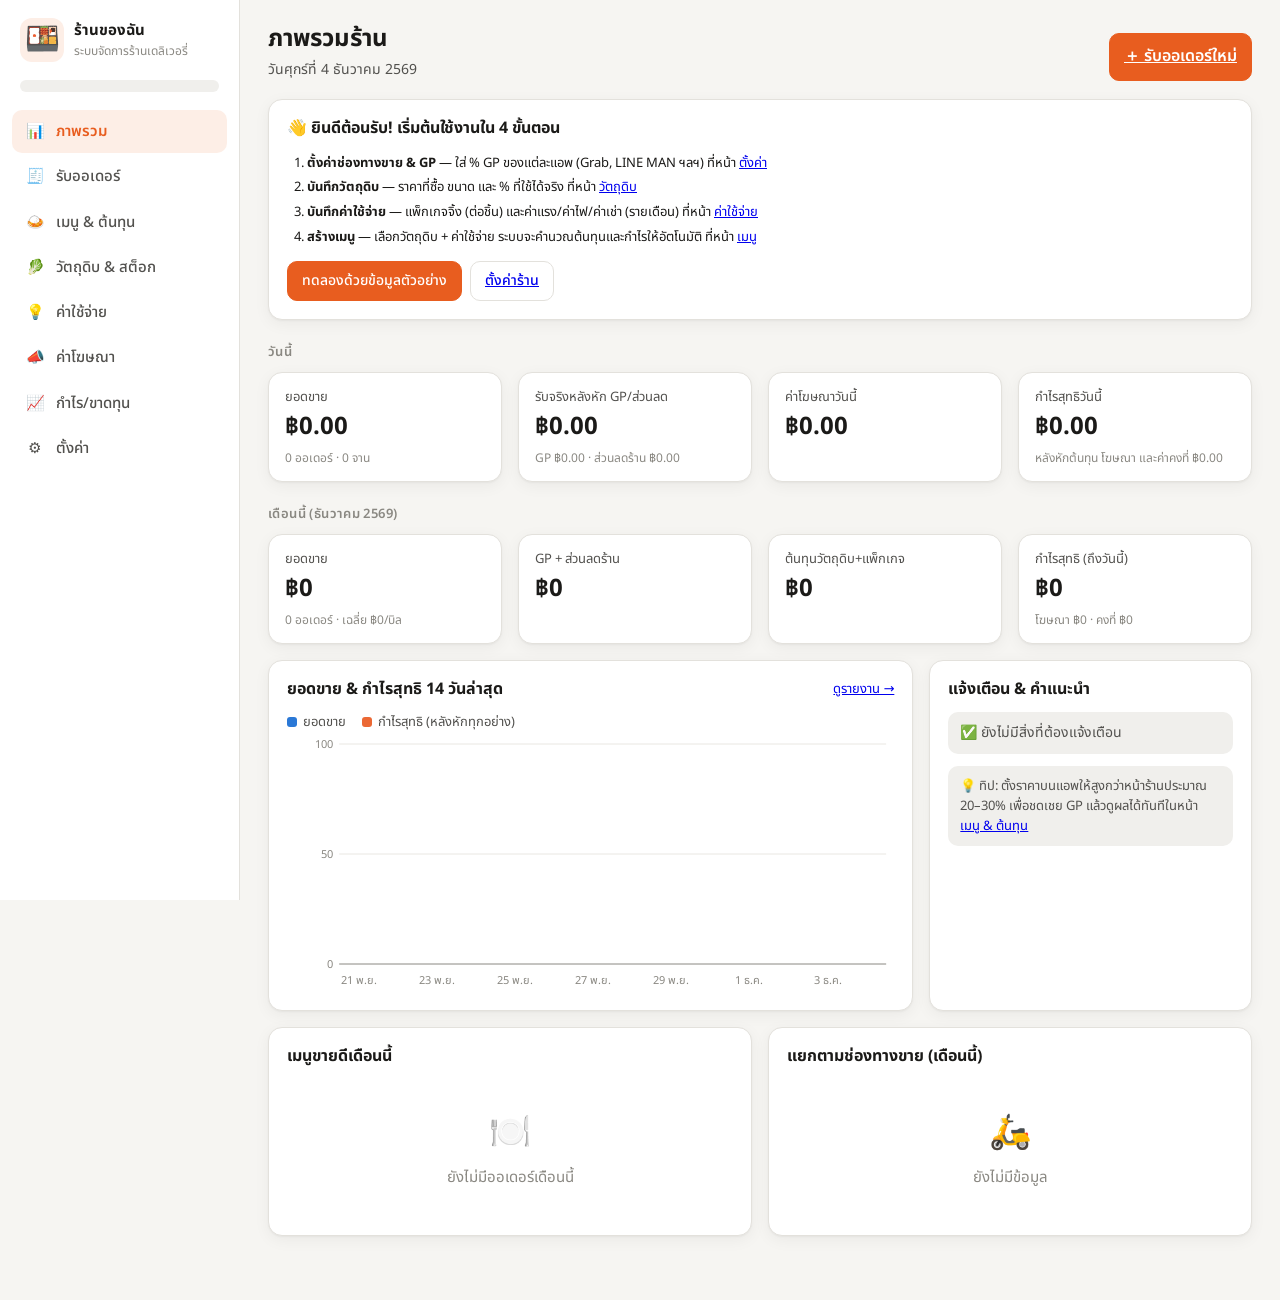
<file: index.html>
<!doctype html>
<!-- ไฟล์นี้สร้างอัตโนมัติจาก src/ ด้วย build.py — แก้ไขที่ src/ แล้วรัน python3 build.py -->
<html lang="th">
<head>
  <meta charset="utf-8">
  <meta name="viewport" content="width=device-width, initial-scale=1">
  <title>ระบบจัดการร้านเดลิเวอรี่</title>
  <meta name="description" content="ระบบจัดการต้นทุน ราคาเมนู ออเดอร์ และกำไร/ขาดทุน สำหรับร้านอาหารเดลิเวอรี่">
  <link rel="preconnect" href="https://fonts.googleapis.com">
  <link rel="preconnect" href="https://fonts.gstatic.com" crossorigin>
  <link href="https://fonts.googleapis.com/css2?family=Noto+Sans+Thai:wght@400;500;600;700&display=swap" rel="stylesheet">
  <style>
:root {
  color-scheme: light;
  --bg: #f6f5f2;
  --surface: #ffffff;
  --surface-2: #f0efec;
  --border: #e3e1dc;
  --text: #1b1a18;
  --text-2: #52514e;
  --muted: #8a8882;
  --primary: #e85d1f;
  --primary-ink: #ffffff;
  --primary-soft: #fdeee6;
  --good: #11804f;
  --good-soft: #e3f4ec;
  --bad: #c7362f;
  --bad-soft: #fbe7e6;
  --warn: #a86500;
  --warn-soft: #fff3dc;
  --series-1: #2a78d6;
  --series-2: #eb6834;
  --grid: #e9e7e2;
  --shadow: 0 1px 2px rgba(0,0,0,.04), 0 4px 16px rgba(0,0,0,.05);
  --radius: 14px;
  --font: 'Noto Sans Thai', 'Sarabun', 'Leelawadee UI', 'Tahoma', system-ui, sans-serif;
}
@media (prefers-color-scheme: dark) {
  :root:not([data-theme="light"]) {
    color-scheme: dark;
    --bg: #121211;
    --surface: #1a1a19;
    --surface-2: #242422;
    --border: #33322f;
    --text: #f4f3ef;
    --text-2: #c3c2b7;
    --muted: #8f8d86;
    --primary: #f07338;
    --primary-ink: #1a0e07;
    --primary-soft: #3a2216;
    --good: #43c08a;
    --good-soft: #13291f;
    --bad: #f07a73;
    --bad-soft: #351816;
    --warn: #f0b44c;
    --warn-soft: #33270f;
    --series-1: #3987e5;
    --series-2: #d95926;
    --grid: #2c2b29;
    --shadow: 0 1px 2px rgba(0,0,0,.3);
  }
}
:root[data-theme="dark"] {
  color-scheme: dark;
  --bg: #121211; --surface: #1a1a19; --surface-2: #242422; --border: #33322f;
  --text: #f4f3ef; --text-2: #c3c2b7; --muted: #8f8d86;
  --primary: #f07338; --primary-ink: #1a0e07; --primary-soft: #3a2216;
  --good: #43c08a; --good-soft: #13291f; --bad: #f07a73; --bad-soft: #351816;
  --warn: #f0b44c; --warn-soft: #33270f;
  --series-1: #3987e5; --series-2: #d95926; --grid: #2c2b29; --shadow: 0 1px 2px rgba(0,0,0,.3);
}

* { box-sizing: border-box; }
html, body { margin: 0; }
body {
  font-family: var(--font);
  background: var(--bg);
  color: var(--text);
  font-size: 15px;
  line-height: 1.55;
  -webkit-font-smoothing: antialiased;
}
button, input, select, textarea { font: inherit; color: inherit; }
h1, h2, h3, h4 { margin: 0; line-height: 1.3; }
.num { font-variant-numeric: tabular-nums; text-align: right; white-space: nowrap; }

/* ---------- Layout ---------- */
.app { display: flex; min-height: 100vh; }
.sidebar {
  width: 240px; flex-shrink: 0; background: var(--surface); border-right: 1px solid var(--border);
  position: sticky; top: 0; height: 100vh; padding: 18px 12px; display: flex; flex-direction: column; gap: 18px;
}
.brand { display: flex; gap: 10px; align-items: center; padding: 0 8px; }
.brand-logo { font-size: 28px; width: 44px; height: 44px; display: grid; place-items: center; background: var(--primary-soft); border-radius: 12px; }
.brand-name { font-weight: 700; font-size: 15px; }
.brand-sub { font-size: 12px; color: var(--muted); }
.nav { display: flex; flex-direction: column; gap: 2px; }
.nav a {
  display: flex; gap: 10px; align-items: center; padding: 10px 12px; border-radius: 10px;
  color: var(--text-2); text-decoration: none; font-weight: 500; white-space: nowrap;
}
.nav a span { width: 22px; text-align: center; }
.nav a:hover { background: var(--surface-2); color: var(--text); }
.nav a.active { background: var(--primary-soft); color: var(--primary); font-weight: 600; }
.main { flex: 1; min-width: 0; padding: 24px 28px 64px; outline: none; }

@media (max-width: 860px) {
  .app { flex-direction: column; }
  .sidebar { width: 100%; height: auto; position: sticky; top: 0; z-index: 20; padding: 10px 0 0; gap: 8px; border-right: 0; border-bottom: 1px solid var(--border); }
  .brand { padding: 0 16px; }
  .brand-logo { width: 34px; height: 34px; font-size: 20px; }
  .nav { flex-direction: row; overflow-x: auto; padding: 0 10px 8px; scrollbar-width: none; }
  .nav::-webkit-scrollbar { display: none; }
  .nav a { padding: 8px 12px; font-size: 14px; }
  .main { padding: 16px 16px 64px; }
}

/* ---------- Sync status ---------- */
.sync-status { margin: 0 8px; padding: 6px 10px; border-radius: 9px; font-size: 12px; background: var(--surface-2); color: var(--text-2); display: flex; gap: 6px; align-items: center; min-width: 0; }
.sync-status span { overflow: hidden; text-overflow: ellipsis; white-space: nowrap; }
.sync-status .dot { width: 8px; height: 8px; border-radius: 50%; flex-shrink: 0; background: var(--good); }
.sync-status.offline .dot { background: var(--warn); }
@media (max-width: 860px) { .sync-status { margin: 0 16px; } }
.gate { max-width: 520px; margin: 6vh auto 0; }
.gate .card { display: flex; flex-direction: column; gap: 12px; }
.gate h2 { font-size: 20px; }
pre.code { background: var(--surface-2); border-radius: 10px; padding: 12px; font-size: 12px; overflow-x: auto; max-height: 260px; margin: 0; white-space: pre; }
.spinner { width: 28px; height: 28px; border: 3px solid var(--surface-2); border-top-color: var(--primary); border-radius: 50%; animation: spin .8s linear infinite; margin: 0 auto; }
@keyframes spin { to { transform: rotate(360deg); } }
@media (prefers-reduced-motion: reduce) { .spinner { animation-duration: 3s; } }

/* ---------- Page header ---------- */
.page-head { display: flex; justify-content: space-between; align-items: flex-end; gap: 12px; flex-wrap: wrap; margin-bottom: 18px; }
.page-head h1 { font-size: 24px; }
.page-head p { margin: 4px 0 0; color: var(--text-2); font-size: 14px; }
.actions { display: flex; gap: 8px; flex-wrap: wrap; align-items: center; }

/* ---------- Cards & grids ---------- */
.card { background: var(--surface); border: 1px solid var(--border); border-radius: var(--radius); padding: 18px; box-shadow: var(--shadow); min-width: 0; }
.card h3 { font-size: 16px; margin-bottom: 12px; display: flex; justify-content: space-between; align-items: center; gap: 8px; }
.card h3 small { font-weight: 400; color: var(--muted); font-size: 13px; }
.grid { display: grid; gap: 16px; }
.grid + .grid, .card + .grid, .grid + .card, .card + .card { margin-top: 16px; }
.grid > .card { margin-top: 0; }
.g2 { grid-template-columns: repeat(2, minmax(0, 1fr)); }
.g3 { grid-template-columns: repeat(3, minmax(0, 1fr)); }
.g4 { grid-template-columns: repeat(4, minmax(0, 1fr)); }
.g-21 { grid-template-columns: minmax(0, 2fr) minmax(0, 1fr); }
@media (max-width: 1100px) { .g4 { grid-template-columns: repeat(2, minmax(0, 1fr)); } .g-21 { grid-template-columns: 1fr; } }
@media (max-width: 760px) { .g2, .g3 { grid-template-columns: 1fr; } }
@media (max-width: 420px) { .g4 { grid-template-columns: 1fr 1fr; gap: 10px; } }

.section-title { font-size: 13px; font-weight: 600; color: var(--muted); text-transform: uppercase; letter-spacing: .03em; margin: 22px 0 10px; }

/* ---------- KPI tiles ---------- */
.kpi { padding: 14px 16px; }
.kpi .label { font-size: 13px; color: var(--text-2); }
.kpi .value { font-size: 24px; font-weight: 700; font-variant-numeric: tabular-nums; margin-top: 2px; }
.kpi .sub { font-size: 12px; color: var(--muted); margin-top: 2px; }
@media (max-width: 420px) { .kpi .value { font-size: 19px; } }
.pos { color: var(--good); }
.neg { color: var(--bad); }

/* ---------- Buttons ---------- */
.btn {
  display: inline-flex; align-items: center; justify-content: center; gap: 6px;
  padding: 8px 14px; border-radius: 10px; border: 1px solid var(--border); background: var(--surface);
  cursor: pointer; font-weight: 500; font-size: 14px; white-space: nowrap; min-height: 38px;
}
.btn:hover { background: var(--surface-2); }
.btn.primary { background: var(--primary); border-color: var(--primary); color: var(--primary-ink); }
.btn.primary:hover { filter: brightness(1.05); }
.btn.danger { color: var(--bad); }
.btn.danger:hover { background: var(--bad-soft); }
.btn.sm { padding: 4px 10px; min-height: 30px; font-size: 13px; border-radius: 8px; }
.btn.block { width: 100%; }
.btn.lg { min-height: 48px; font-size: 16px; font-weight: 600; }
.btn:disabled { opacity: .5; cursor: not-allowed; }
.icon-btn { border: 0; background: transparent; cursor: pointer; width: 34px; height: 34px; border-radius: 8px; font-size: 16px; color: var(--text-2); }
.icon-btn:hover { background: var(--surface-2); color: var(--text); }
:focus-visible { outline: 2px solid var(--primary); outline-offset: 2px; }

/* ---------- Forms ---------- */
.field { display: flex; flex-direction: column; gap: 4px; min-width: 0; }
.field > span, .field > label { font-size: 13px; color: var(--text-2); font-weight: 500; }
.field small { color: var(--muted); font-size: 12px; }
.input, select.input, textarea.input {
  width: 100%; padding: 8px 10px; border: 1px solid var(--border); border-radius: 9px; background: var(--surface);
  min-height: 38px;
}
.input:focus { outline: 2px solid var(--primary); outline-offset: -1px; border-color: transparent; }
.input.num { text-align: right; }
.form-grid { display: grid; grid-template-columns: repeat(2, minmax(0, 1fr)); gap: 12px; }
.form-grid .full { grid-column: 1 / -1; }
@media (max-width: 560px) { .form-grid { grid-template-columns: 1fr; } }
.check { display: flex; align-items: center; gap: 8px; cursor: pointer; font-size: 14px; }
.check input { width: 18px; height: 18px; accent-color: var(--primary); }
.inline { display: flex; gap: 8px; align-items: center; flex-wrap: wrap; }
.filters { display: flex; gap: 8px; flex-wrap: wrap; align-items: flex-end; margin-bottom: 16px; }
.filters .field { min-width: 140px; }

/* segmented / chips */
.seg { display: inline-flex; background: var(--surface-2); padding: 3px; border-radius: 10px; gap: 2px; flex-wrap: wrap; }
.seg button { border: 0; background: transparent; padding: 6px 12px; border-radius: 8px; cursor: pointer; font-size: 14px; color: var(--text-2); }
.seg button.on { background: var(--surface); color: var(--text); font-weight: 600; box-shadow: var(--shadow); }
.chips { display: flex; gap: 6px; flex-wrap: wrap; }
.chip { border: 1px solid var(--border); background: var(--surface); padding: 7px 14px; border-radius: 999px; cursor: pointer; font-size: 14px; }
.chip.on { background: var(--primary); border-color: var(--primary); color: var(--primary-ink); font-weight: 600; }
.chip small { opacity: .8; font-size: 12px; }

/* ---------- Tables ---------- */
.table-wrap { overflow-x: auto; margin: 0 -4px; }
table { width: 100%; border-collapse: collapse; font-size: 14px; }
th, td { padding: 9px 8px; border-bottom: 1px solid var(--border); text-align: left; vertical-align: middle; }
th { font-size: 12px; font-weight: 600; color: var(--muted); white-space: nowrap; }
tbody tr:hover { background: var(--surface-2); }
tfoot td { font-weight: 700; border-top: 2px solid var(--border); border-bottom: 0; }
td.actions-cell { white-space: nowrap; text-align: right; }
.empty { text-align: center; color: var(--muted); padding: 28px 12px; }
.empty .big { font-size: 34px; display: block; margin-bottom: 6px; }

/* ---------- Badges ---------- */
.badge { display: inline-block; font-size: 12px; padding: 1px 8px; border-radius: 999px; background: var(--surface-2); color: var(--text-2); white-space: nowrap; font-weight: 500; }
.badge.good { background: var(--good-soft); color: var(--good); }
.badge.bad { background: var(--bad-soft); color: var(--bad); }
.badge.warn { background: var(--warn-soft); color: var(--warn); }
.badge.primary { background: var(--primary-soft); color: var(--primary); }

.alert { display: flex; gap: 10px; padding: 10px 12px; border-radius: 10px; font-size: 14px; align-items: flex-start; }
.alert + .alert { margin-top: 8px; }
.alert.warn { background: var(--warn-soft); color: var(--warn); }
.alert.bad { background: var(--bad-soft); color: var(--bad); }
.alert.good { background: var(--good-soft); color: var(--good); }
.alert.info { background: var(--surface-2); color: var(--text-2); }
.alert b { color: inherit; }

.muted { color: var(--muted); }
.small { font-size: 13px; }
.mt { margin-top: 12px; }
.hint { font-size: 13px; color: var(--text-2); background: var(--surface-2); border-radius: 10px; padding: 10px 12px; }

/* ---------- P&L statement ---------- */
.pl { width: 100%; }
.pl .row { display: flex; justify-content: space-between; gap: 12px; padding: 7px 0; border-bottom: 1px dashed var(--border); }
.pl .row.sub { padding-left: 16px; color: var(--text-2); font-size: 14px; }
.pl .row.total { font-weight: 700; border-bottom: 1px solid var(--border); }
.pl .row.grand { font-weight: 700; font-size: 18px; border-bottom: 0; border-top: 2px solid var(--text); margin-top: 4px; padding-top: 10px; }
.pl .row span:last-child { font-variant-numeric: tabular-nums; white-space: nowrap; }

/* ---------- Bar meter ---------- */
.meter { height: 8px; background: var(--surface-2); border-radius: 4px; overflow: hidden; min-width: 60px; }
.meter > i { display: block; height: 100%; background: var(--series-1); border-radius: 4px; }

/* ---------- Chart ---------- */
.chart { width: 100%; height: 260px; display: block; }
.chart .grid-line { stroke: var(--grid); stroke-width: 1; }
.chart .zero-line { stroke: var(--muted); stroke-width: 1; }
.chart text { fill: var(--muted); font-size: 11px; font-family: var(--font); }
.chart .s1 { fill: var(--series-1); }
.chart .s2 { fill: var(--series-2); }
.chart .hit { fill: transparent; cursor: default; }
.chart .hit:hover { fill: var(--text); opacity: .05; }
.legend { display: flex; gap: 16px; font-size: 13px; color: var(--text-2); flex-wrap: wrap; }
.legend i { display: inline-block; width: 10px; height: 10px; border-radius: 3px; margin-right: 6px; vertical-align: -1px; }
.tooltip {
  position: fixed; z-index: 100; pointer-events: none; background: var(--surface); border: 1px solid var(--border);
  box-shadow: 0 6px 24px rgba(0,0,0,.15); border-radius: 10px; padding: 8px 10px; font-size: 13px; min-width: 160px;
}
.tooltip .t-title { color: var(--muted); font-size: 12px; margin-bottom: 4px; }
.tooltip .t-row { display: flex; justify-content: space-between; gap: 14px; align-items: center; }
.tooltip .t-row b { font-variant-numeric: tabular-nums; }
.tooltip .t-key { display: inline-block; width: 12px; height: 2px; margin-right: 6px; vertical-align: middle; }

/* ---------- POS ---------- */
.pos-layout { display: grid; grid-template-columns: minmax(0, 1fr) 380px; gap: 16px; align-items: start; }
@media (max-width: 1100px) { .pos-layout { grid-template-columns: 1fr; } }
.menu-grid { display: grid; grid-template-columns: repeat(auto-fill, minmax(150px, 1fr)); gap: 10px; }
.menu-tile {
  text-align: left; border: 1px solid var(--border); background: var(--surface); border-radius: 12px; padding: 12px;
  cursor: pointer; display: flex; flex-direction: column; gap: 4px; min-height: 86px; position: relative;
}
.menu-tile:hover { border-color: var(--primary); }
.menu-tile:active { transform: scale(.98); }
.menu-tile .mt-name { font-weight: 600; font-size: 14px; line-height: 1.35; }
.menu-tile .mt-price { color: var(--primary); font-weight: 700; margin-top: auto; }
.menu-tile .mt-qty { position: absolute; top: -6px; right: -6px; background: var(--primary); color: var(--primary-ink); border-radius: 999px; min-width: 24px; height: 24px; display: grid; place-items: center; font-size: 13px; font-weight: 700; padding: 0 6px; }
.cart { position: sticky; top: 16px; }
@media (max-width: 860px) { .cart { position: static; } }
.pos-mobile-bar { display: none; }
@media (max-width: 1100px) {
  .pos-mobile-bar {
    display: flex; justify-content: space-between; align-items: center; gap: 10px; position: fixed; left: 12px; right: 12px; bottom: 12px; z-index: 30;
    border: 0; border-radius: 14px; padding: 12px 16px; background: var(--primary); color: var(--primary-ink); font-size: 15px; cursor: pointer;
    box-shadow: 0 8px 24px rgba(0,0,0,.25);
  }
}
.cart-line { display: grid; grid-template-columns: minmax(0, 1fr) auto; gap: 6px 10px; padding: 10px 0; border-bottom: 1px solid var(--border); }
.cart-line .cl-name { font-weight: 600; font-size: 14px; }
.cart-line .cl-controls { display: flex; align-items: center; gap: 6px; grid-column: 1 / -1; justify-content: space-between; }
.qty { display: inline-flex; align-items: center; border: 1px solid var(--border); border-radius: 9px; overflow: hidden; }
.qty button { border: 0; background: var(--surface-2); width: 32px; height: 32px; cursor: pointer; font-size: 16px; }
.qty input { width: 44px; border: 0; text-align: center; height: 32px; background: var(--surface); }
.price-input { width: 86px; }
.sum-row { display: flex; justify-content: space-between; padding: 4px 0; font-size: 14px; }
.sum-row.big { font-size: 18px; font-weight: 700; padding-top: 8px; border-top: 1px solid var(--border); margin-top: 6px; }
.sum-row span:last-child { font-variant-numeric: tabular-nums; }

/* ---------- Menu cards ---------- */
.menu-card { display: flex; flex-direction: column; gap: 10px; }
.menu-card .mc-head { display: flex; justify-content: space-between; gap: 8px; align-items: flex-start; }
.menu-card .mc-name { font-size: 16px; font-weight: 700; }
.mini-table { font-size: 13px; }
.mini-table th, .mini-table td { padding: 5px 6px; }
.cost-bar { display: flex; height: 10px; border-radius: 5px; overflow: hidden; background: var(--surface-2); gap: 2px; }
.cost-bar i { display: block; height: 100%; }
.row-editor { display: grid; grid-template-columns: minmax(0, 1fr) 110px 90px 34px; gap: 8px; align-items: center; margin-bottom: 8px; }
.row-editor .rc { font-size: 13px; text-align: right; color: var(--text-2); font-variant-numeric: tabular-nums; }
@media (max-width: 560px) { .row-editor { grid-template-columns: minmax(0, 1fr) 90px 34px; } .row-editor .rc { display: none; } }

/* ---------- Modal ---------- */
.modal { border: 0; padding: 0; background: transparent; max-width: min(720px, calc(100vw - 24px)); width: 100%; max-height: calc(100vh - 24px); }
.modal.wide { max-width: min(980px, calc(100vw - 24px)); }
.modal::backdrop { background: rgba(10, 10, 10, .45); }
.modal-box { background: var(--surface); color: var(--text); border-radius: 16px; display: flex; flex-direction: column; max-height: calc(100vh - 24px); }
.modal-head { display: flex; justify-content: space-between; align-items: center; padding: 16px 18px; border-bottom: 1px solid var(--border); }
.modal-head h2 { font-size: 18px; }
.modal-body { padding: 18px; overflow-y: auto; }
.modal-foot { display: flex; justify-content: flex-end; gap: 8px; padding: 12px 18px; border-top: 1px solid var(--border); }

/* ---------- Toast ---------- */
.toasts { position: fixed; bottom: 20px; left: 50%; transform: translateX(-50%); display: flex; flex-direction: column; gap: 8px; z-index: 200; width: max-content; max-width: calc(100vw - 32px); }
.toast { background: var(--text); color: var(--bg); padding: 10px 16px; border-radius: 10px; font-size: 14px; box-shadow: 0 6px 24px rgba(0,0,0,.2); animation: tin .2s ease-out; }
.toast.error { background: var(--bad); color: #fff; }
@keyframes tin { from { opacity: 0; transform: translateY(8px); } }

@media print {
  .sidebar, .actions, .filters, .btn { display: none !important; }
  .main { padding: 0; }
  .card { box-shadow: none; break-inside: avoid; }
}
@media (max-width: 1100px) { .toasts { bottom: 84px; } }

</style>
</head>
<body>
  <div class="app">
    <aside class="sidebar">
      <div class="brand">
        <div class="brand-logo" aria-hidden="true">🍱</div>
        <div>
          <div class="brand-name" id="shopName">ร้านของฉัน</div>
          <div class="brand-sub">ระบบจัดการร้านเดลิเวอรี่</div>
        </div>
      </div>
      <div class="sync-status" id="syncStatus" hidden></div>
      <nav class="nav" id="nav">
        <a href="#dashboard" data-page="dashboard"><span>📊</span>ภาพรวม</a>
        <a href="#orders" data-page="orders"><span>🧾</span>รับออเดอร์</a>
        <a href="#menus" data-page="menus"><span>🍛</span>เมนู &amp; ต้นทุน</a>
        <a href="#ingredients" data-page="ingredients"><span>🥬</span>วัตถุดิบ &amp; สต็อก</a>
        <a href="#expenses" data-page="expenses"><span>💡</span>ค่าใช้จ่าย</a>
        <a href="#ads" data-page="ads"><span>📣</span>ค่าโฆษณา</a>
        <a href="#reports" data-page="reports"><span>📈</span>กำไร/ขาดทุน</a>
        <a href="#settings" data-page="settings"><span>⚙️</span>ตั้งค่า</a>
      </nav>
    </aside>
    <main class="main" id="main" tabindex="-1"></main>
  </div>

  <dialog id="modal" class="modal">
    <form method="dialog" class="modal-box" id="modalForm" novalidate>
      <header class="modal-head">
        <h2 id="modalTitle"></h2>
        <button type="button" class="icon-btn" data-close aria-label="ปิด">✕</button>
      </header>
      <div class="modal-body" id="modalBody"></div>
      <footer class="modal-foot">
        <button type="button" class="btn" data-close>ยกเลิก</button>
        <button type="submit" class="btn primary" id="modalSave">บันทึก</button>
      </footer>
    </form>
  </dialog>

  <div class="toasts" id="toasts" aria-live="polite"></div>
  <div class="tooltip" id="tooltip" role="tooltip" hidden></div>

  <script>
'use strict';
/* =========================================================
 * core.js — ข้อมูล (Store) และสูตรคำนวณต้นทุน/กำไรทั้งหมด
 * ข้อมูลเก็บใน localStorage ของเบราว์เซอร์ (ไม่ต้องมีเซิร์ฟเวอร์)
 * ========================================================= */

/* ---------- Utilities ---------- */
const $ = (s, el = document) => el.querySelector(s);
const $$ = (s, el = document) => [...el.querySelectorAll(s)];
const esc = (s) => String(s ?? '').replace(/[&<>"']/g, (c) => ({ '&': '&amp;', '<': '&lt;', '>': '&gt;', '"': '&quot;', "'": '&#39;' }[c]));
const num = (v) => { const n = parseFloat(v); return Number.isFinite(n) ? n : 0; };
const round2 = (n) => Math.round((num(n) + Number.EPSILON) * 100) / 100;
const fmt = (n, d = 2) => (Number(n) || 0).toLocaleString('th-TH', { minimumFractionDigits: d, maximumFractionDigits: d });
const baht = (n) => (num(n) < -0.004 ? '-฿' : '฿') + fmt(Math.abs(num(n)));
const baht0 = (n) => (num(n) < -0.5 ? '-฿' : '฿') + fmt(Math.abs(num(n)), 0);
/** ราคาต่อหน่วยเล็ก (เช่น ต่อกรัม) แสดงทศนิยม 4 ตำแหน่งเมื่อต่ำกว่า 1 บาท */
const bahtU = (n) => (num(n) && Math.abs(num(n)) < 1 ? '฿' + fmt(n, 4) : baht(n));
const pct = (n) => fmt(n, 1) + '%';
const uid = () => Date.now().toString(36) + Math.random().toString(36).slice(2, 7);
const byId = (arr, id) => arr.find((x) => x.id === id);

const toISO = (d) => { const z = new Date(d.getTime() - d.getTimezoneOffset() * 60000); return z.toISOString().slice(0, 10); };
const today = () => toISO(new Date());
const nowTime = () => new Date().toTimeString().slice(0, 5);
const addDays = (iso, n) => { const d = new Date(iso + 'T00:00:00'); d.setDate(d.getDate() + n); return toISO(d); };
const monthStart = (iso) => iso.slice(0, 8) + '01';
const monthEnd = (iso) => { const d = new Date(iso.slice(0, 8) + '01T00:00:00'); d.setMonth(d.getMonth() + 1); d.setDate(0); return toISO(d); };
const daysBetween = (a, b) => Math.round((new Date(b + 'T00:00:00') - new Date(a + 'T00:00:00')) / 86400000) + 1;
const thDate = (iso) => new Date(iso + 'T00:00:00').toLocaleDateString('th-TH', { day: 'numeric', month: 'short', year: '2-digit' });
const thDay = (iso) => new Date(iso + 'T00:00:00').toLocaleDateString('th-TH', { day: 'numeric', month: 'short' });
const thMonth = (iso) => new Date(iso + 'T00:00:00').toLocaleDateString('th-TH', { month: 'long', year: 'numeric' });

/* ---------- Store ---------- */
const DB_KEY = 'thai-delivery-rms-v1';
const VAT = 0.07;

function defaultData() {
  return {
    version: 1,
    settings: {
      shopName: 'ร้านของฉัน',
      dishesPerMonth: 1500, // จำนวนจานที่คาดว่าขายได้ต่อเดือน ใช้ปันส่วนค่าใช้จ่ายรายเดือนเข้าเมนู
      targetFoodCost: 35, // % ต้นทุนอาหารเป้าหมาย
      targetMargin: 20, // % กำไรเป้าหมายหลังหัก GP
    },
    channels: [
      { id: 'walkin', name: 'หน้าร้าน', gp: 0, vatOnGp: false, gpBeforeDiscount: false, active: true },
      { id: 'grab', name: 'GrabFood', gp: 30, vatOnGp: true, gpBeforeDiscount: true, active: true },
      { id: 'lineman', name: 'LINE MAN', gp: 30, vatOnGp: true, gpBeforeDiscount: true, active: true },
      { id: 'shopee', name: 'ShopeeFood', gp: 30, vatOnGp: true, gpBeforeDiscount: true, active: true },
      { id: 'robinhood', name: 'Robinhood', gp: 0, vatOnGp: false, gpBeforeDiscount: true, active: true },
    ],
    ingredients: [],
    preps: [], // ส่วนผสมทำเอง (สูตรย่อย) เช่น ซอสกะเพรา น้ำจิ้ม หมูหมัก
    productions: [], // บันทึกการทำส่วนผสม (ตัดวัตถุดิบ เพิ่มสต็อกส่วนผสม)
    purchases: [],
    expenses: [],
    menus: [],
    orders: [],
    ads: [],
  };
}

let DB;
const Store = {
  load() {
    let data = null;
    try { data = JSON.parse(localStorage.getItem(DB_KEY)); } catch (e) { data = null; }
    DB = Store.normalize(data);
  },
  normalize(data) {
    const def = defaultData();
    if (!data || typeof data !== 'object') return def;
    for (const k of Object.keys(def)) if (data[k] == null) data[k] = def[k];
    data.settings = { ...def.settings, ...data.settings };
    return data;
  },
  save() {
    // โหมดออนไลน์: ส่งเฉพาะส่วนที่เปลี่ยนขึ้น Firebase (Firestore มีแคชออฟไลน์ของตัวเอง)
    if (typeof Sync !== 'undefined' && Sync.cfg) { if (Sync.active) Sync.push(); return true; }
    try { localStorage.setItem(DB_KEY, JSON.stringify(DB)); return true; }
    catch (e) { if (typeof toast === 'function') toast('บันทึกไม่สำเร็จ: พื้นที่จัดเก็บของเบราว์เซอร์เต็ม', 'error'); return false; }
  },
  replace(data) { DB = Store.normalize(data); Store.save(); },
  reset() { DB = defaultData(); Store.save(); },
};

/* ---------- Cost calculations ---------- */

/** ต้นทุนต่อ 1 หน่วยใช้งาน (เช่น ต่อกรัม) หลังหัก % สูญเสีย (yield) */
function ingUnitCost(ing) {
  const usable = num(ing.packSize) * (num(ing.yield || 100) / 100);
  return usable > 0 ? num(ing.packPrice) / usable : 0;
}

/** ค่าใช้จ่ายต่อ 1 หน่วยที่ใส่ในเมนู: แบบต่อชิ้น = ราคาต่อชิ้น, แบบรายเดือน = ปันส่วนต่อจาน */
function expUnitCost(exp) {
  if (exp.type === 'monthly') {
    const d = num(DB.settings.dishesPerMonth);
    return d > 0 ? num(exp.amount) / d : 0;
  }
  return num(exp.amount);
}

/* ---------- ส่วนผสมทำเอง (สูตรย่อย) ---------- */
const PREP_MAX_DEPTH = 6; // กันวนซ้ำไม่รู้จบ กรณีสูตรอ้างถึงกันเอง
const prepById = (id) => byId(DB.preps || [], id);
/** วัตถุดิบ หรือ ส่วนผสมทำเอง ตาม id (ใช้ในสูตรเมนู/สูตรส่วนผสม) */
const stockItemById = (id) => byId(DB.ingredients, id) || prepById(id);

/** ต้นทุนต่อ 1 หน่วยของรายการในสูตร (วัตถุดิบ หรือ ส่วนผสมทำเอง) */
function itemUnitCost(id, depth = 0) {
  const i = byId(DB.ingredients, id);
  if (i) return ingUnitCost(i);
  const p = prepById(id);
  return p ? prepUnitCost(p, depth) : 0;
}
/** ต้นทุนการทำ 1 ครั้ง (1 สูตร) */
function prepBatchCost(p, depth = 0) {
  if (depth > PREP_MAX_DEPTH) return 0;
  return (p.items || []).reduce((s, r) => s + itemUnitCost(r.id, depth + 1) * num(r.qty), 0);
}
/** ต้นทุนต่อ 1 หน่วยของส่วนผสม = ต้นทุนทั้งสูตร ÷ ปริมาณที่ได้ */
function prepUnitCost(p, depth = 0) {
  const y = num(p.yieldQty);
  return y > 0 ? prepBatchCost(p, depth) / y : 0;
}
/** สูตร p ใช้ targetId อยู่ (ทั้งทางตรงและทางอ้อม) หรือไม่ */
function prepUses(p, targetId, depth = 0) {
  if (!p || depth > PREP_MAX_DEPTH) return false;
  return (p.items || []).some((r) => r.id === targetId || prepUses(prepById(r.id), targetId, depth + 1));
}
/**
 * แปลงสูตรเป็นรายการตัดสต็อก: วัตถุดิบตัดตรงๆ, ส่วนผสมที่ติดตามสต็อกตัดที่ตัวส่วนผสม,
 * ส่วนผสมที่ไม่ติดตามสต็อกแตกเป็นวัตถุดิบตามสัดส่วนที่ใช้
 */
function stockUsage(rows, mult = 1, depth = 0, out = []) {
  if (depth > PREP_MAX_DEPTH) return out;
  (rows || []).forEach((r) => {
    const q = num(r.qty) * mult;
    if (!q) return;
    if (byId(DB.ingredients, r.id)) { out.push({ id: r.id, qty: q }); return; }
    const p = prepById(r.id);
    if (!p) return;
    if (p.trackStock || !(num(p.yieldQty) > 0)) out.push({ id: p.id, qty: q });
    else stockUsage(p.items, q / num(p.yieldQty), depth + 1, out);
  });
  return out;
}
/** ตัด/คืนสต็อกตามรายการ usage (sign = 1 ตัด, -1 คืน) */
function applyUsage(usage, sign, mult = 1) {
  (usage || []).forEach((u) => {
    const i = stockItemById(u.id);
    if (i && i.trackStock) i.stock = Math.round((num(i.stock) - sign * num(u.qty) * mult) * 10000) / 10000;
  });
}

function fixedMonthlyTotal() {
  return DB.expenses.filter((e) => e.type === 'monthly').reduce((s, e) => s + num(e.amount), 0);
}
/** ค่าใช้จ่ายคงที่เฉลี่ยต่อวัน (รายเดือน × 12 ÷ 365) */
function dailyFixed() { return fixedMonthlyTotal() * 12 / 365; }

/** สรุปต้นทุนของเมนู */
function menuCost(m) {
  let ing = 0, unitExp = 0, overhead = 0;
  const lines = [];
  (m.ingredients || []).forEach((r) => {
    const i = stockItemById(r.id);
    if (!i) return;
    const isPrep = !byId(DB.ingredients, r.id);
    const c = itemUnitCost(r.id) * num(r.qty);
    ing += c;
    lines.push({ kind: isPrep ? 'prep' : 'ing', name: i.name, qty: num(r.qty), unit: i.unit, cost: c });
  });
  (m.expenses || []).forEach((r) => {
    const e = byId(DB.expenses, r.id);
    if (!e) return;
    const c = expUnitCost(e) * num(r.qty);
    if (e.type === 'monthly') overhead += c; else unitExp += c;
    lines.push({ kind: e.type === 'monthly' ? 'overhead' : 'exp', name: e.name, qty: num(r.qty), unit: e.type === 'monthly' ? 'จาน' : (e.unit || 'หน่วย'), cost: c });
  });
  return { ing, unitExp, overhead, variable: ing + unitExp, full: ing + unitExp + overhead, lines };
}

function channelById(id) { return byId(DB.channels, id) || { id, name: '(ช่องทางถูกลบ)', gp: 0, vatOnGp: false, gpBeforeDiscount: false }; }
/** อัตรา GP จริง (รวม VAT ถ้ามี) เป็นทศนิยม เช่น 0.321 */
function gpRateEff(ch) { return num(ch.gp) / 100 * (ch.vatOnGp ? 1 + VAT : 1); }
/** ราคาขายของเมนูในช่องทางนั้น (ถ้าไม่ได้ตั้งราคาเฉพาะช่องทาง ใช้ราคาหลัก) */
function menuPrice(m, chId) {
  const p = m.channelPrices ? num(m.channelPrices[chId]) : 0;
  return p > 0 ? p : num(m.price);
}

/** วิเคราะห์ราคาเมนูในแต่ละช่องทาง */
function menuChannelAnalysis(m, ch, cost) {
  cost = cost || menuCost(m);
  const price = menuPrice(m, ch.id);
  const gp = price * gpRateEff(ch);
  const net = price - gp;
  const profit = net - cost.variable;
  const profitFull = net - cost.full;
  // ราคาแนะนำ: ให้ (ราคา - GP - ต้นทุนรวม) = ราคา × กำไรเป้าหมาย
  const denom = 1 - gpRateEff(ch) - num(DB.settings.targetMargin) / 100;
  const suggested = denom > 0 ? cost.full / denom : 0;
  return {
    price, gp, net, profit, profitFull, suggested,
    foodCostPct: price > 0 ? cost.variable / price * 100 : 0,
    marginPct: price > 0 ? profitFull / price * 100 : 0,
  };
}

/** คำนวณตัวเลขทั้งหมดของ 1 ออเดอร์ (ใช้ค่าที่ snapshot ไว้ตอนบันทึก) */
function orderCalc(o) {
  const subtotal = o.items.reduce((s, it) => s + num(it.price) * num(it.qty), 0);
  const qty = o.items.reduce((s, it) => s + num(it.qty), 0);
  let disc = o.discountType === 'pct' ? subtotal * num(o.discountValue) / 100 : num(o.discountValue);
  disc = Math.min(Math.max(disc, 0), subtotal);
  const shopDisc = o.discountBy === 'platform' ? 0 : disc;
  const platDisc = disc - shopDisc;
  const gpBase = o.gpBeforeDiscount ? subtotal : subtotal - shopDisc;
  const gp = gpBase * num(o.gp) / 100 * (o.vatOnGp ? 1 + VAT : 1);
  const netRevenue = subtotal - shopDisc - gp;
  const varCost = o.items.reduce((s, it) => s + num(it.varCost) * num(it.qty), 0);
  const extra = num(o.extraCost);
  const profit = netRevenue - varCost - extra;
  return { subtotal, qty, disc, shopDisc, platDisc, customerPays: subtotal - disc, gpBase, gp, netRevenue, varCost, extra, profit };
}

/** สร้าง snapshot ของรายการในออเดอร์ (ราคา ต้นทุน วัตถุดิบที่ใช้) */
function snapshotItem(menuId, qty, price) {
  const m = byId(DB.menus, menuId);
  const c = m ? menuCost(m) : { variable: 0, full: 0 };
  return {
    menuId, name: m ? m.name : '(เมนูถูกลบ)', qty: num(qty), price: num(price),
    varCost: round2(c.variable), fullCost: round2(c.full),
    usage: m ? stockUsage(m.ingredients) : [],
  };
}

/** ตัด/คืนสต็อกวัตถุดิบตามออเดอร์ (sign = 1 ตัด, -1 คืน) */
function applyStock(order, sign) {
  order.items.forEach((it) => applyUsage(it.usage, sign, num(it.qty)));
}

/** รวมข้อมูลรายงานช่วงวันที่ from..to */
function aggregate(from, to, { includeFixed = true } = {}) {
  const blank = () => ({ orders: 0, qty: 0, subtotal: 0, disc: 0, shopDisc: 0, platDisc: 0, gp: 0, netRevenue: 0, varCost: 0, extra: 0, profit: 0, ads: 0 });
  const add = (t, c) => { for (const k of ['qty', 'subtotal', 'disc', 'shopDisc', 'platDisc', 'gp', 'netRevenue', 'varCost', 'extra', 'profit']) t[k] += c[k]; t.orders += 1; };
  const nDays = Math.max(0, daysBetween(from, to));
  const fixedPerDay = includeFixed ? dailyFixed() : 0;

  const days = {};
  for (let i = 0; i < Math.min(nDays, 1000); i++) { const d = addDays(from, i); days[d] = { date: d, ...blank() }; }
  const channels = {};
  const menus = {};
  const total = blank();

  DB.orders.forEach((o) => {
    if (o.date < from || o.date > to) return;
    const c = orderCalc(o);
    add(total, c);
    if (days[o.date]) add(days[o.date], c);
    channels[o.channelId] = channels[o.channelId] || blank();
    add(channels[o.channelId], c);
    // แบ่ง GP/ส่วนลดเข้าแต่ละเมนูตามสัดส่วนยอดขาย
    o.items.forEach((it) => {
      const sales = num(it.price) * num(it.qty);
      const share = c.subtotal > 0 ? sales / c.subtotal : 0;
      const key = it.menuId;
      const m = menus[key] = menus[key] || { menuId: key, name: (byId(DB.menus, key) || it).name, qty: 0, sales: 0, net: 0, varCost: 0, contribution: 0 };
      m.qty += num(it.qty);
      m.sales += sales;
      m.net += c.netRevenue * share;
      m.varCost += num(it.varCost) * num(it.qty);
      m.contribution = m.net - m.varCost;
    });
  });

  DB.ads.forEach((a) => {
    if (a.date < from || a.date > to) return;
    total.ads += num(a.amount);
    if (days[a.date]) days[a.date].ads += num(a.amount);
    channels[a.channelId] = channels[a.channelId] || blank();
    channels[a.channelId].ads += num(a.amount);
  });

  Object.values(days).forEach((d) => { d.fixed = fixedPerDay; d.net = d.profit - d.ads - d.fixed; });
  Object.values(channels).forEach((c) => { c.net = c.profit - c.ads; });
  total.fixed = fixedPerDay * nDays;
  total.net = total.profit - total.ads - total.fixed;
  total.nDays = nDays;

  return {
    total,
    days: Object.values(days),
    channels: Object.entries(channels).map(([id, v]) => ({ id, name: channelById(id).name, ...v })).sort((a, b) => b.subtotal - a.subtotal),
    menus: Object.values(menus).sort((a, b) => b.qty - a.qty),
  };
}

/** จุดคุ้มทุน: ต้องขายกี่ออเดอร์/วันถึงจะไม่ขาดทุน (อิงกำไรต่อออเดอร์เฉลี่ยหลังหักโฆษณา) */
function breakEven(agg) {
  const t = agg.total;
  if (!t.orders) return null;
  const perOrder = (t.profit - t.ads) / t.orders;
  const fixed = dailyFixed();
  return { perOrder, fixed, ordersPerDay: perOrder > 0 ? fixed / perOrder : Infinity, actualPerDay: t.orders / Math.max(1, t.nDays) };
}

/** สร้างไฟล์ CSV (มี BOM เพื่อให้ Excel อ่านภาษาไทยได้) */
function downloadFile(name, content, type) {
  const blob = new Blob([content], { type });
  const a = document.createElement('a');
  a.href = URL.createObjectURL(blob);
  a.download = name;
  document.body.appendChild(a);
  a.click();
  setTimeout(() => { URL.revokeObjectURL(a.href); a.remove(); }, 500);
}
function toCSV(rows) {
  const cell = (v) => { let s = String(v ?? ''); if (typeof v === 'string' && /^[=+\-@]/.test(s)) s = "'" + s; return /[",\n]/.test(s) ? '"' + s.replace(/"/g, '""') + '"' : s; };
  return '﻿' + rows.map((r) => r.map(cell).join(',')).join('\n');
}

'use strict';
/* ข้อมูลตัวอย่าง สำหรับทดลองใช้งานระบบ */
function buildDemoData() {
  const d = defaultData();
  d.settings.shopName = 'ครัวป้าแดง เดลิเวอรี่';
  d.settings.dishesPerMonth = 1200;

  const ing = (id, name, category, unit, packPrice, packSize, packLabel, yieldPct, stock, minStock) =>
    ({ id, name, category, unit, packPrice, packSize, packLabel, yield: yieldPct, trackStock: true, stock, minStock });
  d.ingredients = [
    ing('i-pork', 'หมูสับ', 'เนื้อสัตว์', 'กรัม', 150, 1000, 'กก.', 100, 4200, 2000),
    ing('i-porksl', 'หมูสไลซ์', 'เนื้อสัตว์', 'กรัม', 170, 1000, 'กก.', 95, 3000, 1500),
    ing('i-chick', 'อกไก่', 'เนื้อสัตว์', 'กรัม', 95, 1000, 'กก.', 90, 2500, 1500),
    ing('i-rice', 'ข้าวสาร', 'ของแห้ง', 'กรัม', 1050, 49000, 'กระสอบ 49 กก.', 100, 30000, 10000),
    ing('i-egg', 'ไข่ไก่', 'ของสด', 'ฟอง', 120, 30, 'แผง', 97, 90, 60),
    ing('i-basil', 'ใบกะเพรา', 'ผัก', 'กรัม', 60, 1000, 'กก.', 70, 800, 500),
    ing('i-garlic', 'กระเทียม', 'ผัก', 'กรัม', 80, 1000, 'กก.', 85, 1500, 500),
    ing('i-chili', 'พริกขี้หนู', 'ผัก', 'กรัม', 120, 1000, 'กก.', 90, 400, 300),
    ing('i-kale', 'คะน้า', 'ผัก', 'กรัม', 50, 1000, 'กก.', 75, 1200, 800),
    ing('i-noodle', 'เส้นใหญ่', 'ของแห้ง', 'กรัม', 40, 1000, 'กก.', 100, 3000, 2000),
    ing('i-oil', 'น้ำมันพืช', 'เครื่องปรุง', 'มล.', 55, 1000, 'ขวด 1 ลิตร', 100, 6000, 2000),
    ing('i-sauce', 'ซอสปรุงรส (รวม)', 'เครื่องปรุง', 'มล.', 45, 700, 'ขวด', 100, 3500, 1000),
    ing('i-fishsauce', 'น้ำปลา', 'เครื่องปรุง', 'มล.', 38, 700, 'ขวด', 100, 2800, 700),
    ing('i-sugar', 'น้ำตาลทราย', 'เครื่องปรุง', 'กรัม', 28, 1000, 'ถุง 1 กก.', 100, 3000, 1000),
    ing('i-oyster', 'ซอสหอยนางรม', 'เครื่องปรุง', 'กรัม', 65, 770, 'ขวด', 100, 3080, 770),
    ing('i-darksoy', 'ซีอิ๊วดำ', 'เครื่องปรุง', 'มล.', 35, 300, 'ขวด', 100, 600, 300),
  ];

  // ส่วนผสมทำเอง: ซอสกะเพรา 1 สูตร (ผสมแล้วเคี่ยว) ได้ 650 กรัม
  d.preps = [
    { id: 'p-kapraosauce', name: 'ซอสกะเพรา (ทำเอง)', category: 'ซอส', unit: 'กรัม', yieldQty: 650,
      items: [{ id: 'i-fishsauce', qty: 200 }, { id: 'i-oyster', qty: 300 }, { id: 'i-sugar', qty: 150 }, { id: 'i-darksoy', qty: 50 }],
      trackStock: true, stock: 900, minStock: 300 },
  ];

  const exp = (id, name, type, amount, unit, category) => ({ id, name, type, amount, unit, category });
  d.expenses = [
    exp('e-box', 'กล่องข้าว (กระดาษ)', 'unit', 3.5, 'ใบ', 'แพ็กเกจจิ้ง'),
    exp('e-bag', 'ถุงหิ้ว', 'unit', 0.6, 'ใบ', 'แพ็กเกจจิ้ง'),
    exp('e-spoon', 'ช้อนส้อมพลาสติก', 'unit', 0.8, 'ชุด', 'แพ็กเกจจิ้ง'),
    exp('e-sticker', 'สติ๊กเกอร์ปิดกล่อง', 'unit', 0.3, 'ดวง', 'แพ็กเกจจิ้ง'),
    exp('e-gas', 'ค่าแก๊สหุงต้ม (ต่อจาน)', 'unit', 1.2, 'จาน', 'สาธารณูปโภค'),
    exp('e-labor', 'ค่าแรงพนักงาน', 'monthly', 12000, '', 'ค่าแรง'),
    exp('e-rent', 'ค่าเช่าร้าน', 'monthly', 5000, '', 'ค่าเช่า'),
    exp('e-elec', 'ค่าไฟฟ้า', 'monthly', 2800, '', 'สาธารณูปโภค'),
    exp('e-water', 'ค่าน้ำประปา', 'monthly', 350, '', 'สาธารณูปโภค'),
    exp('e-net', 'ค่าอินเทอร์เน็ต/มือถือ', 'monthly', 600, '', 'อื่นๆ'),
  ];
  const pack = [{ id: 'e-box', qty: 1 }, { id: 'e-bag', qty: 1 }, { id: 'e-spoon', qty: 1 }, { id: 'e-sticker', qty: 1 }, { id: 'e-gas', qty: 1 }];
  const overhead = [{ id: 'e-labor', qty: 1 }, { id: 'e-rent', qty: 1 }, { id: 'e-elec', qty: 1 }, { id: 'e-water', qty: 1 }, { id: 'e-net', qty: 1 }];

  d.menus = [
    { id: 'm-kaprao', name: 'กะเพราหมูสับไข่ดาว', category: 'จานเดียว', price: 69, channelPrices: { grab: 89, lineman: 89, shopee: 89 }, active: true,
      ingredients: [{ id: 'i-pork', qty: 100 }, { id: 'i-rice', qty: 110 }, { id: 'i-egg', qty: 1 }, { id: 'i-basil', qty: 15 }, { id: 'i-garlic', qty: 8 }, { id: 'i-chili', qty: 5 }, { id: 'i-oil', qty: 25 }, { id: 'p-kapraosauce', qty: 20 }],
      expenses: [...pack, ...overhead] },
    { id: 'm-friedrice', name: 'ข้าวผัดหมู', category: 'จานเดียว', price: 65, channelPrices: { grab: 85, lineman: 85, shopee: 85 }, active: true,
      ingredients: [{ id: 'i-porksl', qty: 80 }, { id: 'i-rice', qty: 140 }, { id: 'i-egg', qty: 1 }, { id: 'i-garlic', qty: 5 }, { id: 'i-oil', qty: 20 }, { id: 'i-sauce', qty: 15 }],
      expenses: [...pack, ...overhead] },
    { id: 'm-seeew', name: 'ผัดซีอิ๊วหมู', category: 'เส้น', price: 69, channelPrices: { grab: 89, lineman: 89, shopee: 89 }, active: true,
      ingredients: [{ id: 'i-porksl', qty: 80 }, { id: 'i-noodle', qty: 180 }, { id: 'i-egg', qty: 1 }, { id: 'i-kale', qty: 50 }, { id: 'i-garlic', qty: 5 }, { id: 'i-oil', qty: 20 }, { id: 'i-sauce', qty: 20 }],
      expenses: [...pack, ...overhead] },
    { id: 'm-garlicchick', name: 'ไก่ทอดกระเทียม', category: 'จานเดียว', price: 65, channelPrices: { grab: 85, lineman: 85, shopee: 85 }, active: true,
      ingredients: [{ id: 'i-chick', qty: 110 }, { id: 'i-rice', qty: 110 }, { id: 'i-garlic', qty: 20 }, { id: 'i-oil', qty: 40 }, { id: 'i-sauce', qty: 10 }],
      expenses: [...pack, ...overhead] },
    { id: 'm-egg', name: 'ไข่ดาวเพิ่ม', category: 'ท็อปปิ้ง', price: 12, channelPrices: { grab: 15, lineman: 15, shopee: 15 }, active: true,
      ingredients: [{ id: 'i-egg', qty: 1 }, { id: 'i-oil', qty: 10 }], expenses: [] },
  ];

  // ออเดอร์ย้อนหลัง 30 วัน (สุ่มแบบกำหนดค่าเริ่มต้น เพื่อให้ได้ผลเหมือนเดิมทุกครั้ง)
  let seed = 7;
  const rnd = () => { seed = (seed * 9301 + 49297) % 233280; return seed / 233280; };
  const pick = (arr) => arr[Math.floor(rnd() * arr.length)];
  const t = today();
  const chWeights = ['grab', 'grab', 'grab', 'lineman', 'lineman', 'shopee', 'robinhood', 'walkin', 'walkin'];
  const mainMenus = d.menus.filter((m) => m.category !== 'ท็อปปิ้ง');

  // ต้องคำนวณต้นทุนจากข้อมูลตัวอย่าง จึงสลับ DB ชั่วคราว
  const prevDB = DB;
  DB = d;
  for (let day = 29; day >= 0; day--) {
    const date = addDays(t, -day);
    const nOrders = 18 + Math.floor(rnd() * 16);
    for (let k = 0; k < nOrders; k++) {
      const chId = pick(chWeights);
      const ch = byId(d.channels, chId);
      const items = [];
      const nItems = 1 + Math.floor(rnd() * 2.3);
      for (let j = 0; j < nItems; j++) {
        const m = pick(mainMenus);
        const ex = items.find((x) => x.menuId === m.id);
        if (ex) ex.qty += 1; else items.push(snapshotItem(m.id, 1, menuPrice(m, chId)));
      }
      if (rnd() < 0.25) items.push(snapshotItem('m-egg', 1, menuPrice(d.menus[4], chId)));
      const hasDisc = chId !== 'walkin' && rnd() < 0.35;
      const hh = String(10 + Math.floor(rnd() * 11)).padStart(2, '0');
      const mm = String(Math.floor(rnd() * 60)).padStart(2, '0');
      d.orders.push({
        id: uid() + k, date, time: `${hh}:${mm}`, channelId: chId, ref: '',
        items,
        discountType: 'baht', discountValue: hasDisc ? pick([10, 15, 20]) : 0,
        discountBy: hasDisc && rnd() < 0.3 ? 'platform' : 'shop',
        extraCost: 0, note: '',
        gp: ch.gp, vatOnGp: ch.vatOnGp, gpBeforeDiscount: ch.gpBeforeDiscount,
        createdAt: Date.now(),
      });
    }
    d.ads.push({ id: uid() + 'g' + day, date, channelId: 'grab', amount: 150, note: 'โฆษณาร้านแนะนำ' });
    if (day % 2 === 0) d.ads.push({ id: uid() + 'l' + day, date, channelId: 'lineman', amount: 100, note: 'Boost ร้าน' });
  }
  d.productions = [
    { id: uid() + 'pr1', date: addDays(t, -1), prepId: 'p-kapraosauce', name: 'ซอสกะเพรา (ทำเอง)', batches: 2, output: 1300,
      cost: round2(prepBatchCost(d.preps[0]) * 2), usage: stockUsage(d.preps[0].items, 2), note: 'ทำตอนเช้า', createdAt: Date.now() },
  ];
  DB = prevDB;

  d.purchases = [
    { id: uid() + 'p1', date: addDays(t, -3), ingredientId: 'i-pork', packs: 5, total: 750, note: 'ตลาดสด' },
    { id: uid() + 'p2', date: addDays(t, -2), ingredientId: 'i-egg', packs: 3, total: 360, note: '' },
  ];
  return d;
}

'use strict';
/* =========================================================
 * sync.js — ใช้งานหลายเครื่องผ่าน Firebase (Firestore + Authentication)
 * - ไม่ได้ตั้งค่า Firebase = ใช้ในเครื่องเดียว (localStorage) เหมือนเดิม
 * - ตั้งค่าแล้ว = ทุกเครื่องที่ล็อกอินเห็นข้อมูลชุดเดียวกันแบบเรียลไทม์
 *   และยังบันทึกได้ตอนเน็ตหลุด (ซิงก์ให้เองเมื่อกลับมาออนไลน์)
 * โครงสร้างบน Firestore:
 *   config/main            { settings, channels, ownerEmail }
 *   ingredients|purchases|expenses|menus|orders|ads/{id}   1 รายการ = 1 เอกสาร
 *   members/{email}        อีเมลพนักงานที่เจ้าของร้านอนุญาต
 * ========================================================= */

const FB_VERSION = '10.14.1';
const CFG_KEY = 'rms-firebase-config';
const DAYS_KEY = 'rms-cloud-days';

const Sync = {
  COLS: ['ingredients', 'preps', 'productions', 'purchases', 'expenses', 'menus', 'orders', 'ads'],
  WINDOWED: ['orders', 'ads', 'purchases', 'productions'], // โหลดเฉพาะช่วงวันล่าสุด เพื่อประหยัดโควตาการอ่าน
  cfg: null,
  state: 'off', // off | loading | login | verify | connecting | onboard | denied | error | ready
  error: '',
  user: null,
  auth: null,
  fs: null,
  config: undefined, // เอกสาร config/main (null = ยังไม่มีบนคลาวด์)
  cloud: {}, // col -> Map(id -> JSON) สถานะล่าสุดที่รู้ว่าอยู่บนคลาวด์ ใช้หาความต่างตอนบันทึก
  members: [],
  unsubs: [],
  pending: [],
  seen: new Set(),
  localCopy: null,
  online: navigator.onLine,

  get active() { return this.state === 'ready'; },
  get email() { return (this.user && this.user.email || '').toLowerCase(); },
  get ownerEmail() { return (this.config && this.config.ownerEmail || '').toLowerCase(); },
  get isOwner() { return !!this.email && this.email === this.ownerEmail; },
  days() { let d = 0; try { d = num(localStorage.getItem(DAYS_KEY)); } catch (e) { /* ignore */ } return d > 0 ? d : 90; },
  cutoff() { return addDays(today(), -this.days()); },

  /* ---------- ค่าตั้งค่า Firebase ---------- */
  /** รับได้ทั้ง JSON และโค้ด `const firebaseConfig = {...}` ที่คัดลอกจาก Firebase Console */
  parseConfig(text) {
    const cfg = {};
    const re = /["']?(\w+)["']?\s*:\s*["']([^"']+)["']/g;
    let m;
    while ((m = re.exec(String(text || '')))) cfg[m[1]] = m[2].trim();
    if (!cfg.apiKey || !cfg.projectId || !cfg.authDomain) return null;
    const keep = ['apiKey', 'authDomain', 'projectId', 'storageBucket', 'messagingSenderId', 'appId'];
    return Object.fromEntries(keep.filter((k) => cfg[k]).map((k) => [k, cfg[k]]));
  },
  loadCfg() {
    // ลิงก์เชื่อมต่อจากเครื่องอื่น: ...index.html#connect=xxxx
    const h = location.hash;
    if (h.startsWith('#connect=')) {
      try {
        const cfg = JSON.parse(decodeURIComponent(escape(atob(h.slice(9).replace(/-/g, '+').replace(/_/g, '/')))));
        if (cfg && cfg.apiKey && cfg.projectId) localStorage.setItem(CFG_KEY, JSON.stringify(cfg));
      } catch (e) { /* ลิงก์ไม่ถูกต้อง */ }
      history.replaceState(null, '', location.pathname + location.search + '#settings');
    }
    try { this.cfg = JSON.parse(localStorage.getItem(CFG_KEY)) || null; } catch (e) { this.cfg = null; }
    return this.cfg;
  },
  saveCfg(cfg) { localStorage.setItem(CFG_KEY, JSON.stringify(cfg)); this.cfg = cfg; },
  connectLink() {
    const b64 = btoa(unescape(encodeURIComponent(JSON.stringify(this.cfg)))).replace(/\+/g, '-').replace(/\//g, '_').replace(/=+$/, '');
    return location.href.split('#')[0] + '#connect=' + b64;
  },

  /* ---------- เริ่มต้น ---------- */
  loadScript(src) {
    return new Promise((res, rej) => {
      const s = document.createElement('script');
      s.src = src; s.onload = res; s.onerror = () => rej(new Error('โหลดไม่สำเร็จ: ' + src));
      document.head.appendChild(s);
    });
  },
  async start() {
    if (!this.cfg) { this.state = 'off'; return; }
    this.state = 'loading';
    render();
    try {
      if (!window.firebase) {
        const base = `https://www.gstatic.com/firebasejs/${FB_VERSION}/`;
        await this.loadScript(base + 'firebase-app-compat.js');
        await Promise.all([this.loadScript(base + 'firebase-auth-compat.js'), this.loadScript(base + 'firebase-firestore-compat.js')]);
      }
      const app = firebase.apps.length ? firebase.app() : firebase.initializeApp(this.cfg);
      this.auth = app.auth();
      this.fs = app.firestore();
      this.fs.enablePersistence({ synchronizeTabs: true }).catch(() => { /* เบราว์เซอร์ไม่รองรับแคชออฟไลน์ ใช้งานต่อได้ */ });
    } catch (e) {
      this.fail('เชื่อมต่อ Firebase ไม่ได้ ตรวจสอบอินเทอร์เน็ต หรือค่าตั้งค่า Firebase (' + e.message + ')');
      return;
    }
    this.auth.onAuthStateChanged((u) => {
      this.user = u;
      this.unsubAll();
      if (!u) this.state = 'login';
      else if (!u.emailVerified) this.state = 'verify';
      else { this.subscribe(); return; }
      render();
    });
  },
  fail(msg) { this.state = 'error'; this.error = msg; this.unsubAll(); render(); },
  unsubAll() { this.unsubs.forEach((u) => { try { u(); } catch (e) { /* ignore */ } }); this.unsubs = []; },

  /* ---------- ฟังการเปลี่ยนแปลงแบบเรียลไทม์ ---------- */
  subscribe() {
    this.unsubAll();
    if (!this.localCopy) this.localCopy = JSON.parse(JSON.stringify(DB));
    this.state = 'connecting';
    this.seen = new Set();
    this.pending = [];
    this.cloud = {};
    render();
    const onErr = (e) => {
      if (e && e.code === 'permission-denied') { this.state = 'denied'; this.unsubAll(); render(); }
      else this.fail('อ่านข้อมูลออนไลน์ไม่สำเร็จ: ' + (e && e.message || e));
    };
    this.COLS.forEach((col) => {
      let q = this.fs.collection(col);
      if (this.WINDOWED.includes(col)) q = q.where('date', '>=', this.cutoff());
      this.unsubs.push(q.onSnapshot((snap) => this.receive(col, snap.docs.map((d) => d.data())), onErr));
    });
    this.unsubs.push(this.fs.doc('config/main').onSnapshot((d) => this.receive('config', d.exists ? d.data() : null), onErr));
    this.unsubs.push(this.fs.collection('members').onSnapshot((s) => { this.members = s.docs.map((d) => d.id).sort(); scheduleRender(); }, () => {}));
  },
  receive(key, data) {
    // ระหว่างเปิดหน้าต่างแก้ไขอยู่ เก็บไว้ก่อน แล้วค่อยนำมาใช้ตอนปิดหน้าต่าง
    if (this.state === 'ready' && $('#modal').open) { this.pending.push([key, data]); return; }
    this.apply(key, data);
  },
  flush() {
    const p = this.pending; this.pending = [];
    p.forEach(([k, d]) => this.apply(k, d));
  },
  apply(key, data) {
    if (key === 'config') {
      this.config = data;
      this.cloud.config = data ? JSON.stringify(data) : null;
      if (data) {
        const def = defaultData();
        DB.settings = { ...def.settings, ...(data.settings || {}) };
        DB.channels = Array.isArray(data.channels) && data.channels.length ? data.channels : def.channels;
      }
    } else {
      this.cloud[key] = new Map(data.map((r) => [r.id, JSON.stringify(r)]));
      DB[key] = data;
    }
    if (this.state === 'connecting') {
      this.seen.add(key);
      if (this.seen.size === this.COLS.length + 1) { this.state = this.config ? 'ready' : 'onboard'; render(); }
    } else scheduleRender();
  },

  /** ฐานข้อมูลออนไลน์ยังว่าง: เลือกอัปโหลดข้อมูลในเครื่อง / ข้อมูลตัวอย่าง / เริ่มใหม่ */
  initCloud(source) {
    const base = source === 'local' ? this.localCopy : source === 'demo' ? buildDemoData() : defaultData();
    DB = Store.normalize(JSON.parse(JSON.stringify(base)));
    this.config = { ownerEmail: this.email };
    this.cloud = { config: null };
    this.state = 'ready';
    this.push();
  },

  /* ---------- บันทึกเฉพาะส่วนที่เปลี่ยน ---------- */
  push() {
    if (!this.active) return;
    const strip = (o) => JSON.parse(JSON.stringify(o));
    const cfg = strip({ settings: DB.settings, channels: DB.channels, ownerEmail: this.ownerEmail || this.email });
    const cfgJson = JSON.stringify(cfg);
    if (cfgJson !== this.cloud.config) {
      // แยก batch ของ config เพราะพนักงานไม่มีสิทธิ์แก้ จะได้ไม่ทำให้ออเดอร์บันทึกไม่ได้ไปด้วย
      this.cloud.config = cfgJson;
      this.config = cfg;
      this.fs.doc('config/main').set(cfg).catch((e) => this.writeError(e, 'การตั้งค่าร้าน'));
    }
    const ops = [];
    this.COLS.forEach((col) => {
      const prev = this.cloud[col] || (this.cloud[col] = new Map());
      const ids = new Set();
      DB[col].forEach((r) => {
        if (!r || !r.id) return;
        ids.add(r.id);
        const json = JSON.stringify(r);
        const old = prev.get(r.id);
        if (json === old) return;
        const ref = this.fs.collection(col).doc(r.id);
        if ((col === 'ingredients' || col === 'preps') && old) {
          // สต็อกใช้การบวก/ลบแบบสะสม เพื่อไม่ให้หลายเครื่องตัดสต็อกพร้อมกันแล้วทับกัน
          const { stock, ...rest } = strip(r);
          const delta = round2(num(stock) - num(JSON.parse(old).stock));
          const data = delta ? { ...rest, stock: firebase.firestore.FieldValue.increment(delta) } : rest;
          ops.push((b) => b.set(ref, data, { merge: true }));
        } else {
          const data = strip(r);
          ops.push((b) => b.set(ref, data));
        }
        prev.set(r.id, json);
      });
      [...prev.keys()].forEach((id) => {
        if (ids.has(id)) return;
        const ref = this.fs.collection(col).doc(id);
        ops.push((b) => b.delete(ref));
        prev.delete(id);
      });
    });
    for (let i = 0; i < ops.length; i += 450) {
      const b = this.fs.batch();
      ops.slice(i, i + 450).forEach((op) => op(b));
      b.commit().catch((e) => this.writeError(e));
    }
  },
  writeError(e, what) {
    const denied = e && e.code === 'permission-denied';
    toast(denied ? `บัญชีนี้ไม่มีสิทธิ์แก้ไข${what || 'ข้อมูลนี้'} (เฉพาะเจ้าของร้าน)` : 'บันทึกขึ้นออนไลน์ไม่สำเร็จ: ' + (e && e.message || e), 'error');
    // โหลดข้อมูลจริงจากคลาวด์ใหม่ เพื่อให้หน้าจอตรงกับที่บันทึกได้จริง
    if (this.active) this.subscribe();
  },

  /* ---------- บัญชีผู้ใช้ ---------- */
  login(email, pw) { return this.auth.signInWithEmailAndPassword(email.trim(), pw); },
  async signup(email, pw) {
    const cred = await this.auth.createUserWithEmailAndPassword(email.trim(), pw);
    await cred.user.sendEmailVerification();
  },
  resend() { return this.user.sendEmailVerification(); },
  resetPassword(email) { return this.auth.sendPasswordResetEmail(email.trim()); },
  async checkVerified() {
    await this.user.reload();
    this.user = this.auth.currentUser;
    if (!this.user.emailVerified) return false;
    await this.user.getIdToken(true);
    this.subscribe();
    return true;
  },
  logout() { this.unsubAll(); this.localCopy = null; return this.auth.signOut(); },
  disconnect() {
    this.unsubAll();
    if (this.auth) this.auth.signOut().catch(() => {});
    try { localStorage.removeItem(CFG_KEY); } catch (e) { /* ignore */ }
    this.cfg = null; this.state = 'off'; this.user = null; this.config = undefined;
    Store.save(); // เก็บข้อมูลล่าสุดไว้ในเครื่องนี้
  },

  /* ---------- สมาชิก (พนักงาน) ---------- */
  addMember(email) { return this.fs.collection('members').doc(email.trim().toLowerCase()).set({ email: email.trim().toLowerCase(), addedBy: this.email, addedAt: Date.now() }); },
  removeMember(email) { return this.fs.collection('members').doc(email).delete(); },

  /** กฎความปลอดภัยของ Firestore: เจ้าของร้าน + อีเมลที่อยู่ใน members เท่านั้น */
  rules(owner) {
    return `rules_version = '2';
service cloud.firestore {
  match /databases/{database}/documents {
    function signedIn() {
      return request.auth != null && request.auth.token.email_verified == true;
    }
    function isOwner() {
      return signedIn() && request.auth.token.email.lower() == '${String(owner || 'อีเมลเจ้าของร้าน').toLowerCase()}';
    }
    function isMember() {
      return isOwner() || (signedIn() && exists(/databases/$(database)/documents/members/$(request.auth.token.email.lower())));
    }
    match /members/{email} {
      allow read: if isMember();
      allow write: if isOwner();
    }
    match /config/{id} {
      allow read: if isMember();
      allow write: if isOwner();
    }
    match /{col}/{id} {
      allow read, write: if isMember() && col != 'members' && col != 'config';
    }
  }
}`;
  },
};

/* วาดหน้าจอใหม่เมื่อข้อมูลจากเครื่องอื่นเข้ามา (รอจนผู้ใช้พิมพ์เสร็จ/ปิดหน้าต่างก่อน) */
let syncRenderT;
function scheduleRender() {
  clearTimeout(syncRenderT);
  syncRenderT = setTimeout(function tryRender() {
    const a = document.activeElement;
    const typing = a && a !== document.body && main.contains(a) && /^(INPUT|TEXTAREA|SELECT)$/.test(a.tagName);
    if ($('#modal').open || typing) { syncRenderT = setTimeout(tryRender, 800); return; }
    render();
  }, 250);
}
$('#modal').addEventListener('close', () => { if (Sync.pending.length) { Sync.flush(); } });
addEventListener('online', () => { Sync.online = true; updateSyncStatus(); });
addEventListener('offline', () => { Sync.online = false; updateSyncStatus(); });

'use strict';
/* =========================================================
 * app.js — หน้าจอและการทำงานของแต่ละโมดูล
 * ========================================================= */

const main = $('#main');
const UI = {
  pos: null,
  ordersTab: 'pos',
  history: { from: today(), to: today(), channel: '' },
  menuFilter: { q: '', cat: '' },
  ingTab: 'list',
  ads: { month: today().slice(0, 7), channel: '' },
  report: { preset: 'month', from: monthStart(today()), to: today(), includeFixed: true },
};

/* ---------- Generic helpers ---------- */
function toast(msg, type = '') {
  const el = document.createElement('div');
  el.className = 'toast ' + type;
  el.textContent = msg;
  $('#toasts').appendChild(el);
  setTimeout(() => el.remove(), 3200);
}

const Modal = { onSave: null };
function openModal({ title, body, saveText = 'บันทึก', wide = false, onSave, onMount, hideSave = false }) {
  const dlg = $('#modal');
  $('#modalTitle').textContent = title;
  // สร้างกล่องเนื้อหาใหม่ทุกครั้ง เพื่อล้าง event listener ของหน้าต่างก่อนหน้า
  const oldBody = $('#modalBody');
  const fresh = oldBody.cloneNode(false);
  oldBody.replaceWith(fresh);
  fresh.innerHTML = body;
  $('#modalSave').textContent = saveText;
  $('#modalSave').hidden = hideSave;
  dlg.classList.toggle('wide', wide);
  Modal.onSave = onSave;
  if (!dlg.open) dlg.showModal();
  if (onMount) onMount($('#modalBody'));
  const first = $('input:not([type=checkbox]), select', $('#modalBody'));
  if (first) first.focus();
}
/** กล่องยืนยันภายในหน้า ใช้แทนกล่องยืนยันของเบราว์เซอร์ */
function askConfirm(message, yesText = 'ยืนยัน') {
  return new Promise((resolve) => {
    let ok = false;
    openModal({
      title: 'ยืนยันการทำรายการ',
      body: `<p style="white-space:pre-line;margin:0">${esc(message)}</p>`,
      saveText: yesText,
      onSave: () => { ok = true; },
    });
    $('#modal').addEventListener('close', () => resolve(ok), { once: true });
  });
}
function closeModal() { const dlg = $('#modal'); if (dlg.open) dlg.close(); Modal.onSave = null; }
$('#modalForm').addEventListener('submit', (e) => {
  e.preventDefault();
  if (!Modal.onSave) return closeModal();
  if (Modal.onSave($('#modalBody')) !== false) closeModal();
});
$$('[data-close]').forEach((b) => b.addEventListener('click', closeModal));

const opt = (v, t, sel) => `<option value="${esc(v)}" ${String(v) === String(sel) ? 'selected' : ''}>${esc(t)}</option>`;
function fInput(name, label, value, o = {}) {
  const type = o.type || 'text';
  const isNum = type === 'number';
  return `<label class="field ${o.cls || ''}"><span>${label}</span>
    <input class="input ${isNum ? 'num' : ''}" name="${name}" type="${type}" value="${esc(value ?? '')}"
      ${isNum ? `step="${o.step || 'any'}" min="${o.min ?? 0}" inputmode="decimal"` : ''}
      ${o.placeholder ? `placeholder="${esc(o.placeholder)}"` : ''} ${o.required ? 'required' : ''} ${o.list ? `list="${o.list}"` : ''}>
    ${o.hint ? `<small>${o.hint}</small>` : ''}</label>`;
}
function fSelect(name, label, options, value, o = {}) {
  return `<label class="field ${o.cls || ''}"><span>${label}</span>
    <select class="input" name="${name}">${options.map(([v, t]) => opt(v, t, value)).join('')}</select>
    ${o.hint ? `<small>${o.hint}</small>` : ''}</label>`;
}
const fCheck = (name, label, checked, cls = '') => `<label class="check ${cls}"><input type="checkbox" name="${name}" ${checked ? 'checked' : ''}> ${label}</label>`;
function readForm(root) {
  const o = {};
  $$('[name]', root).forEach((el) => { o[el.name] = el.type === 'checkbox' ? el.checked : el.value; });
  return o;
}
const datalist = (id, values) => `<datalist id="${id}">${[...new Set(values.filter(Boolean))].map((v) => `<option value="${esc(v)}">`).join('')}</datalist>`;
/** ตัวเลือก วัตถุดิบ + ส่วนผสมทำเอง (ไม่รวมสูตรที่จะทำให้วนอ้างถึงตัวเอง) */
function stockItemOptions(sel, selfId) {
  const ings = DB.ingredients.map((i) => opt(i.id, `${i.name} (${bahtU(ingUnitCost(i))}/${i.unit})`, sel)).join('');
  const preps = (DB.preps || []).filter((p) => !selfId || (p.id !== selfId && !prepUses(p, selfId)))
    .map((p) => opt(p.id, `🥣 ${p.name} (${bahtU(prepUnitCost(p))}/${p.unit})`, sel)).join('');
  return `<option value="">— เลือกวัตถุดิบ / ส่วนผสม —</option>${ings ? `<optgroup label="วัตถุดิบ">${ings}</optgroup>` : ''}${preps ? `<optgroup label="ส่วนผสมทำเอง">${preps}</optgroup>` : ''}`;
}
/** ข้อความต้นทุนท้ายแถวในตัวแก้สูตร */
function stockRowText(id, q) {
  const it = id && stockItemById(id);
  return it ? `${it.unit} · ${baht(itemUnitCost(id) * q)}` : '';
}
const signCls = (n) => (n < 0 ? 'neg' : n > 0 ? 'pos' : '');
const emptyState = (icon, text, extra = '') => `<div class="empty"><span class="big">${icon}</span>${text}${extra ? `<div class="mt">${extra}</div>` : ''}</div>`;
const activeChannels = () => DB.channels.filter((c) => c.active !== false);
const ingCategories = () => DB.ingredients.map((i) => i.category);
const menuCategories = () => [...new Set(DB.menus.map((m) => m.category).filter(Boolean))];
function commit(msg) { if (Store.save() && msg) toast(msg); render(); }
function copyText(text, okMsg = 'คัดลอกแล้ว') {
  const fallback = () => {
    const t = document.createElement('textarea');
    t.value = text; t.style.position = 'fixed'; t.style.opacity = '0';
    document.body.appendChild(t); t.select();
    try { document.execCommand('copy'); toast(okMsg); } catch (e) { toast('คัดลอกไม่สำเร็จ กรุณาเลือกข้อความแล้วคัดลอกเอง', 'error'); }
    t.remove();
  };
  try { navigator.clipboard.writeText(text).then(() => toast(okMsg), fallback); } catch (e) { fallback(); }
}

/* ---------- Tooltip (ใช้ textContent เพื่อความปลอดภัย) ---------- */
const tip = $('#tooltip');
function showTip(e, title, rows) {
  tip.replaceChildren();
  const t = document.createElement('div'); t.className = 't-title'; t.textContent = title; tip.appendChild(t);
  rows.forEach(([label, value, color]) => {
    const r = document.createElement('div'); r.className = 't-row';
    const l = document.createElement('span');
    if (color) { const k = document.createElement('i'); k.className = 't-key'; k.style.background = color; l.appendChild(k); }
    l.appendChild(document.createTextNode(label));
    const v = document.createElement('b'); v.textContent = value;
    if (value.startsWith('-')) v.className = 'neg';
    r.append(l, v); tip.appendChild(r);
  });
  tip.hidden = false;
  const pad = 14, w = tip.offsetWidth, h = tip.offsetHeight;
  let x = e.clientX + pad, y = e.clientY + pad;
  if (x + w > innerWidth - 8) x = e.clientX - w - pad;
  if (y + h > innerHeight - 8) y = e.clientY - h - pad;
  tip.style.left = Math.max(8, x) + 'px'; tip.style.top = Math.max(8, y) + 'px';
}
const hideTip = () => { tip.hidden = true; };

/* ---------- Chart: ยอดขาย vs กำไรสุทธิรายวัน ---------- */
const ChartData = {};
function chartSlot(id, days) { ChartData[id] = days; return `<div class="chart-slot" data-chart="${id}"></div>`; }
function drawCharts() {
  $$('.chart-slot', main).forEach((slot) => { slot.innerHTML = barChartSVG(ChartData[slot.dataset.chart], slot.clientWidth || 600); });
}
function barChartSVG(days, W) {
  const H = 260, padL = 52, padR = 8, padT = 12, padB = 28;
  if (!days || !days.length) return '';
  const vals = days.flatMap((d) => [d.subtotal, d.net]);
  let max = Math.max(0, ...vals), min = Math.min(0, ...vals);
  if (max === min) max = min + 100;
  const step = niceStep((max - min) / 4);
  max = Math.ceil(max / step) * step; min = Math.floor(min / step) * step;
  const y = (v) => padT + (max - v) / (max - min) * (H - padT - padB);
  const plotW = W - padL - padR;
  const band = plotW / days.length;
  const gap = 2;
  const bw = Math.max(2, Math.min(18, (band - 6) / 2 - gap / 2));
  let s = `<svg class="chart" viewBox="0 0 ${W} ${H}" width="${W}" height="${H}" role="img" aria-label="กราฟยอดขายและกำไรสุทธิรายวัน">`;
  for (let v = min; v <= max + 1e-9; v += step) {
    s += `<line class="${Math.abs(v) < 1e-9 ? 'zero-line' : 'grid-line'}" x1="${padL}" x2="${W - padR}" y1="${y(v)}" y2="${y(v)}"/>`;
    s += `<text x="${padL - 6}" y="${y(v) + 4}" text-anchor="end">${fmt(v, 0)}</text>`;
  }
  const labelEvery = Math.max(1, Math.ceil(days.length / Math.max(1, Math.floor(plotW / 54))));
  const bar = (x, v, cls) => {
    const y0 = y(0), y1 = y(v), h = Math.abs(y0 - y1);
    if (h < 0.5) return '';
    const top = Math.min(y0, y1), r = Math.min(4, bw / 2, h);
    // มุมโค้งเฉพาะปลายแท่ง (ฝั่งที่ห่างจากเส้นฐาน)
    const path = v >= 0
      ? `M${x},${top + h} V${top + r} Q${x},${top} ${x + r},${top} H${x + bw - r} Q${x + bw},${top} ${x + bw},${top + r} V${top + h} Z`
      : `M${x},${top} V${top + h - r} Q${x},${top + h} ${x + r},${top + h} H${x + bw - r} Q${x + bw},${top + h} ${x + bw},${top + h - r} V${top} Z`;
    return `<path class="bar ${cls}" d="${path}"/>`;
  };
  days.forEach((d, i) => {
    const cx = padL + band * i + band / 2;
    s += bar(cx - bw - gap / 2, d.subtotal, 's1');
    s += bar(cx + gap / 2, d.net, 's2');
    if (i % labelEvery === 0) s += `<text x="${cx}" y="${H - 8}" text-anchor="middle">${esc(thDay(d.date))}</text>`;
  });
  // พื้นที่รับเมาส์ทั้งคอลัมน์ (วางทับแท่ง เพื่อให้ชี้ตรงไหนของวันก็เห็น tooltip)
  days.forEach((d, i) => { s += `<rect class="hit" data-i="${i}" x="${padL + band * i}" y="${padT}" width="${band}" height="${H - padT - padB}"/>`; });
  s += '</svg>';
  return s;
}
function niceStep(raw) {
  if (raw <= 0) return 1;
  const p = Math.pow(10, Math.floor(Math.log10(raw)));
  const f = raw / p;
  return (f <= 1 ? 1 : f <= 2 ? 2 : f <= 5 ? 5 : 10) * p;
}
const chartLegend = () => `<div class="legend"><span><i style="background:var(--series-1)"></i>ยอดขาย</span><span><i style="background:var(--series-2)"></i>กำไรสุทธิ (หลังหักทุกอย่าง)</span></div>`;
main.addEventListener('pointermove', (e) => {
  const hit = e.target.closest('.hit');
  if (!hit) return hideTip();
  const slot = hit.closest('.chart-slot');
  const d = ChartData[slot.dataset.chart][+hit.dataset.i];
  const cs = getComputedStyle(document.documentElement);
  showTip(e, thDate(d.date) + ` · ${d.orders} ออเดอร์`, [
    ['ยอดขาย', baht(d.subtotal), cs.getPropertyValue('--series-1')],
    ['กำไรสุทธิ', baht(d.net), cs.getPropertyValue('--series-2')],
    ['GP', baht(d.gp)], ['ค่าโฆษณา', baht(d.ads)],
  ]);
});
main.addEventListener('pointerleave', hideTip);
let resizeT;
addEventListener('resize', () => { clearTimeout(resizeT); resizeT = setTimeout(drawCharts, 150); });

/* =========================================================
 * หน้า: ภาพรวม (Dashboard)
 * ========================================================= */
function renderDashboard() {
  const t = today();
  const ms = monthStart(t);
  const aT = aggregate(t, t);
  const aM = aggregate(ms, t);
  const a14 = aggregate(addDays(t, -13), t);
  const be = breakEven(aM);
  const isEmpty = !DB.menus.length && !DB.orders.length;

  const lowStock = [...DB.ingredients, ...(DB.preps || [])].filter((i) => i.trackStock && num(i.stock) <= num(i.minStock));
  const highCost = DB.menus.filter((m) => m.active !== false && num(m.price) > 0 && menuCost(m).variable / num(m.price) * 100 > num(DB.settings.targetFoodCost));
  const lossMenus = [];
  DB.menus.filter((m) => m.active !== false).forEach((m) => {
    const c = menuCost(m);
    activeChannels().forEach((ch) => { const a = menuChannelAnalysis(m, ch, c); if (a.profitFull < 0) lossMenus.push(`${m.name} (${ch.name})`); });
  });

  const kpi = (label, value, sub = '', cls = '') => `<div class="card kpi"><div class="label">${label}</div><div class="value ${cls}">${value}</div>${sub ? `<div class="sub">${sub}</div>` : ''}</div>`;

  main.innerHTML = `
  <div class="page-head">
    <div><h1>ภาพรวมร้าน</h1><p>${esc(new Date().toLocaleDateString('th-TH', { weekday: 'long', day: 'numeric', month: 'long', year: 'numeric' }))}</p></div>
    <div class="actions"><a class="btn primary lg" href="#orders">＋ รับออเดอร์ใหม่</a></div>
  </div>

  ${isEmpty ? `
  <div class="card">
    <h3>👋 ยินดีต้อนรับ! เริ่มต้นใช้งานใน 4 ขั้นตอน</h3>
    <ol class="small" style="margin:0 0 12px;padding-left:20px;line-height:1.9">
      <li><b>ตั้งค่าช่องทางขาย &amp; GP</b> — ใส่ % GP ของแต่ละแอพ (Grab, LINE MAN ฯลฯ) ที่หน้า <a href="#settings">ตั้งค่า</a></li>
      <li><b>บันทึกวัตถุดิบ</b> — ราคาที่ซื้อ ขนาด และ % ที่ใช้ได้จริง ที่หน้า <a href="#ingredients">วัตถุดิบ</a></li>
      <li><b>บันทึกค่าใช้จ่าย</b> — แพ็กเกจจิ้ง (ต่อชิ้น) และค่าแรง/ค่าไฟ/ค่าเช่า (รายเดือน) ที่หน้า <a href="#expenses">ค่าใช้จ่าย</a></li>
      <li><b>สร้างเมนู</b> — เลือกวัตถุดิบ + ค่าใช้จ่าย ระบบจะคำนวณต้นทุนและกำไรให้อัตโนมัติ ที่หน้า <a href="#menus">เมนู</a></li>
    </ol>
    <div class="actions"><button class="btn primary" id="loadDemo">ทดลองด้วยข้อมูลตัวอย่าง</button><a class="btn" href="#settings">ตั้งค่าร้าน</a></div>
  </div>` : ''}

  <div class="section-title">วันนี้</div>
  <div class="grid g4">
    ${kpi('ยอดขาย', baht(aT.total.subtotal), `${aT.total.orders} ออเดอร์ · ${fmt(aT.total.qty, 0)} จาน`)}
    ${kpi('รับจริงหลังหัก GP/ส่วนลด', baht(aT.total.netRevenue), `GP ${baht(aT.total.gp)} · ส่วนลดร้าน ${baht(aT.total.shopDisc)}`)}
    ${kpi('ค่าโฆษณาวันนี้', baht(aT.total.ads), aT.total.subtotal ? `${pct(aT.total.ads / aT.total.subtotal * 100)} ของยอดขาย` : '')}
    ${kpi('กำไรสุทธิวันนี้', baht(aT.total.net), `หลังหักต้นทุน โฆษณา และค่าคงที่ ${baht(aT.total.fixed)}`, signCls(aT.total.net))}
  </div>

  <div class="section-title">เดือนนี้ (${esc(thMonth(t))})</div>
  <div class="grid g4">
    ${kpi('ยอดขาย', baht0(aM.total.subtotal), `${aM.total.orders} ออเดอร์ · เฉลี่ย ${baht0(aM.total.orders ? aM.total.subtotal / aM.total.orders : 0)}/บิล`)}
    ${kpi('GP + ส่วนลดร้าน', baht0(aM.total.gp + aM.total.shopDisc), aM.total.subtotal ? `${pct((aM.total.gp + aM.total.shopDisc) / aM.total.subtotal * 100)} ของยอดขาย` : '')}
    ${kpi('ต้นทุนวัตถุดิบ+แพ็กเกจ', baht0(aM.total.varCost), aM.total.subtotal ? `Food cost ${pct(aM.total.varCost / aM.total.subtotal * 100)}` : '')}
    ${kpi('กำไรสุทธิ (ถึงวันนี้)', baht0(aM.total.net), `โฆษณา ${baht0(aM.total.ads)} · คงที่ ${baht0(aM.total.fixed)}`, signCls(aM.total.net))}
  </div>

  <div class="grid g-21" style="margin-top:16px">
    <div class="card">
      <h3>ยอดขาย &amp; กำไรสุทธิ 14 วันล่าสุด <small><a href="#reports">ดูรายงาน →</a></small></h3>
      ${chartLegend()}
      ${chartSlot('dash14', a14.days)}
    </div>
    <div class="card">
      <h3>แจ้งเตือน &amp; คำแนะนำ</h3>
      ${be ? (be.perOrder > 0
        ? `<div class="alert ${be.actualPerDay >= be.ordersPerDay ? 'good' : 'warn'}">🎯 <div>จุดคุ้มทุน: ต้องขาย <b>${fmt(Math.ceil(be.ordersPerDay), 0)} ออเดอร์/วัน</b> (ตอนนี้เฉลี่ย ${fmt(be.actualPerDay, 1)}) · กำไรต่อออเดอร์หลังโฆษณา ${baht(be.perOrder)}</div></div>`
        : `<div class="alert bad">⚠️ <div>เดือนนี้กำไรต่อออเดอร์ (หลังโฆษณา) ติดลบ ${baht(be.perOrder)} — ควรทบทวนราคา/ส่วนลด/ค่าโฆษณา</div></div>`) : ''}
      ${lowStock.length ? `<div class="alert warn">📦 <div>วัตถุดิบใกล้หมด: <b>${lowStock.map((i) => esc(i.name)).join(', ')}</b> <a href="#ingredients">ไปสั่งซื้อ →</a></div></div>` : ''}
      ${lossMenus.length ? `<div class="alert bad">🔻 <div>เมนูที่ขายแล้ว<b>ขาดทุน</b> (รวมค่าปันส่วน): ${esc(lossMenus.slice(0, 5).join(', '))}${lossMenus.length > 5 ? ` และอีก ${lossMenus.length - 5}` : ''} <a href="#menus">ปรับราคา →</a></div></div>` : ''}
      ${highCost.length ? `<div class="alert warn">🍳 <div>Food cost เกินเป้า ${pct(DB.settings.targetFoodCost)}: ${esc(highCost.map((m) => m.name).join(', '))}</div></div>` : ''}
      ${!be && !lowStock.length && !lossMenus.length && !highCost.length ? '<div class="alert info">✅ ยังไม่มีสิ่งที่ต้องแจ้งเตือน</div>' : ''}
      <div class="hint mt">💡 ทิป: ตั้งราคาบนแอพให้สูงกว่าหน้าร้านประมาณ 20–30% เพื่อชดเชย GP แล้วดูผลได้ทันทีในหน้า <a href="#menus">เมนู &amp; ต้นทุน</a></div>
    </div>
  </div>

  <div class="grid g2">
    <div class="card">
      <h3>เมนูขายดีเดือนนี้</h3>
      ${aM.menus.length ? `<div class="table-wrap"><table>
        <thead><tr><th>เมนู</th><th class="num">จำนวน</th><th class="num">ยอดขาย</th><th class="num">กำไรขั้นต้น</th></tr></thead>
        <tbody>${aM.menus.slice(0, 6).map((m) => `<tr><td>${esc(m.name)}</td><td class="num">${fmt(m.qty, 0)}</td><td class="num">${baht0(m.sales)}</td><td class="num ${signCls(m.contribution)}">${baht0(m.contribution)}</td></tr>`).join('')}</tbody>
      </table></div>` : emptyState('🍽️', 'ยังไม่มีออเดอร์เดือนนี้')}
    </div>
    <div class="card">
      <h3>แยกตามช่องทางขาย (เดือนนี้)</h3>
      ${aM.channels.length ? channelTable(aM) : emptyState('🛵', 'ยังไม่มีข้อมูล')}
    </div>
  </div>`;

  const demoBtn = $('#loadDemo');
  if (demoBtn) demoBtn.onclick = () => { Store.replace(buildDemoData()); toast('โหลดข้อมูลตัวอย่างแล้ว'); render(); };
  drawCharts();
}

function channelTable(agg) {
  const maxSales = Math.max(1, ...agg.channels.map((c) => c.subtotal));
  return `<div class="table-wrap"><table>
    <thead><tr><th>ช่องทาง</th><th>สัดส่วน</th><th class="num">ออเดอร์</th><th class="num">ยอดขาย</th><th class="num">GP</th><th class="num">โฆษณา</th><th class="num">กำไร*</th></tr></thead>
    <tbody>${agg.channels.map((c) => `<tr>
      <td>${esc(c.name)}</td>
      <td><div class="meter"><i style="width:${c.subtotal / maxSales * 100}%"></i></div></td>
      <td class="num">${fmt(c.orders, 0)}</td><td class="num">${baht0(c.subtotal)}</td><td class="num">${baht0(c.gp)}</td><td class="num">${baht0(c.ads)}</td>
      <td class="num ${signCls(c.net)}">${baht0(c.net)}</td></tr>`).join('')}</tbody>
  </table></div><p class="small muted" style="margin:8px 0 0">* กำไรหลังหัก GP ส่วนลด ต้นทุนวัตถุดิบ/แพ็กเกจ และค่าโฆษณาของช่องทางนั้น (ยังไม่หักค่าใช้จ่ายคงที่)</p>`;
}

/* =========================================================
 * หน้า: รับออเดอร์ (POS) + ประวัติออเดอร์
 * ========================================================= */
function newPos(keep = {}) {
  const ch = activeChannels()[0];
  return {
    date: keep.date || today(), time: nowTime(), channelId: keep.channelId || (ch ? ch.id : ''), ref: '',
    items: [], discountType: 'baht', discountValue: '', discountBy: 'shop', extraCost: '', note: '',
    editingId: null, q: '', cat: '',
  };
}
function draftOrder() {
  const P = UI.pos;
  const ch = channelById(P.channelId);
  return {
    date: P.date, time: P.time, channelId: P.channelId, ref: P.ref.trim(),
    items: P.items.map((l) => snapshotItem(l.menuId, l.qty, l.price)),
    discountType: P.discountType, discountValue: num(P.discountValue), discountBy: P.discountBy,
    extraCost: num(P.extraCost), note: P.note.trim(),
    gp: num(ch.gp), vatOnGp: !!ch.vatOnGp, gpBeforeDiscount: !!ch.gpBeforeDiscount,
  };
}

function renderOrders() {
  if (!UI.pos) UI.pos = newPos();
  const tabs = `<div class="seg" id="ordTabs">
    <button data-tab="pos" class="${UI.ordersTab === 'pos' ? 'on' : ''}">🧾 รับออเดอร์</button>
    <button data-tab="history" class="${UI.ordersTab === 'history' ? 'on' : ''}">📋 ประวัติออเดอร์</button></div>`;
  main.innerHTML = `<div class="page-head"><div><h1>ออเดอร์</h1><p>บันทึกออเดอร์ ใส่ส่วนลด ระบบหัก GP และคำนวณกำไรให้ทันที</p></div>${tabs}</div><div id="ordBody"></div>`;
  $$('#ordTabs button').forEach((b) => b.onclick = () => { UI.ordersTab = b.dataset.tab; renderOrders(); });
  if (UI.ordersTab === 'pos') renderPos(); else renderHistory();
}

function renderPos() {
  const P = UI.pos;
  const body = $('#ordBody');
  if (!DB.menus.length) {
    body.innerHTML = `<div class="card">${emptyState('🍛', 'ยังไม่มีเมนู — สร้างเมนูก่อนเพื่อเริ่มรับออเดอร์', '<a class="btn primary" href="#menus">ไปสร้างเมนู</a>')}</div>`;
    return;
  }
  if (!byId(DB.channels, P.channelId) && activeChannels()[0]) P.channelId = activeChannels()[0].id;
  const cats = menuCategories();
  const q = P.q.trim().toLowerCase();
  const menus = DB.menus.filter((m) => m.active !== false && (!P.cat || m.category === P.cat) && (!q || m.name.toLowerCase().includes(q)));
  const inCart = (id) => P.items.filter((l) => l.menuId === id).reduce((s, l) => s + num(l.qty), 0);
  const chOpts = activeChannels();

  body.innerHTML = `
  ${P.editingId ? `<div class="alert warn" style="margin-bottom:12px">✏️ <div>กำลังแก้ไขออเดอร์เดิม <button class="btn sm" id="cancelEdit">ยกเลิกการแก้ไข</button></div></div>` : ''}
  <div class="pos-layout">
    <div>
      <div class="card">
        <h3>1. เลือกช่องทางขาย</h3>
        <div class="chips" id="chChips">${chOpts.map((c) => `<button class="chip ${c.id === P.channelId ? 'on' : ''}" data-ch="${esc(c.id)}">${esc(c.name)} <small>${num(c.gp) ? `GP ${fmt(c.gp, 0)}%${c.vatOnGp ? '+VAT' : ''}` : 'ไม่มี GP'}</small></button>`).join('')}</div>
      </div>
      <div class="card">
        <h3>2. แตะเมนูเพื่อเพิ่มลงออเดอร์</h3>
        <div class="inline" style="margin-bottom:12px">
          <input class="input" id="posSearch" placeholder="🔍 ค้นหาเมนู..." value="${esc(P.q)}" style="max-width:260px">
          <div class="chips" id="catChips">
            <button class="chip ${!P.cat ? 'on' : ''}" data-cat="">ทั้งหมด</button>
            ${cats.map((c) => `<button class="chip ${P.cat === c ? 'on' : ''}" data-cat="${esc(c)}">${esc(c)}</button>`).join('')}
          </div>
        </div>
        <div class="menu-grid" id="menuGrid">
          ${menus.map((m) => { const n = inCart(m.id); return `<button class="menu-tile" data-add="${esc(m.id)}">
            ${n ? `<span class="mt-qty">${fmt(n, 0)}</span>` : ''}
            <span class="mt-name">${esc(m.name)}</span>
            <span class="small muted">${esc(m.category || '')}</span>
            <span class="mt-price">${baht(menuPrice(m, P.channelId))}</span></button>`; }).join('') || '<div class="muted small">ไม่พบเมนู</div>'}
        </div>
      </div>
    </div>

    <div class="card cart" id="cart">
      <h3>3. สรุปออเดอร์ <small>${esc(channelById(P.channelId).name)}</small></h3>
      <div class="form-grid">
        ${fInput('date', 'วันที่', P.date, { type: 'date' })}
        ${fInput('time', 'เวลา', P.time, { type: 'time' })}
        ${fInput('ref', 'เลขออเดอร์ (จากแอพ)', P.ref, { cls: 'full', placeholder: 'เช่น GF-123 (ไม่บังคับ)' })}
      </div>
      <div id="cartLines" class="mt">
        ${P.items.length ? P.items.map((l, idx) => { const m = byId(DB.menus, l.menuId); return `<div class="cart-line">
          <div class="cl-name">${esc(m ? m.name : '(เมนูถูกลบ)')}</div>
          <div class="num small muted" data-linetotal="${idx}">${baht(num(l.price) * num(l.qty))}</div>
          <div class="cl-controls">
            <div class="qty"><button type="button" data-dec="${idx}" aria-label="ลด">−</button><input data-qty="${idx}" value="${esc(l.qty)}" inputmode="numeric" aria-label="จำนวน"><button type="button" data-inc="${idx}" aria-label="เพิ่ม">＋</button></div>
            <label class="inline small muted">ราคา/จาน <input class="input num price-input" data-price="${idx}" value="${esc(l.price)}" inputmode="decimal"></label>
            <button class="icon-btn" data-del="${idx}" aria-label="ลบ">🗑️</button>
          </div></div>`; }).join('') : '<div class="empty small">ยังไม่มีรายการ — แตะเมนูทางซ้าย</div>'}
      </div>

      <div class="mt">
        <div class="field"><span>ส่วนลด</span>
          <div class="inline">
            <div class="seg" id="discType"><button type="button" data-v="baht" class="${P.discountType === 'baht' ? 'on' : ''}">บาท</button><button type="button" data-v="pct" class="${P.discountType === 'pct' ? 'on' : ''}">%</button></div>
            <input class="input num" name="discountValue" value="${esc(P.discountValue)}" inputmode="decimal" placeholder="0" style="width:100px">
          </div>
        </div>
        <div class="field mt"><span>ใครออกส่วนลด</span>
          <div class="seg" id="discBy"><button type="button" data-v="shop" class="${P.discountBy === 'shop' ? 'on' : ''}">ร้านออกเอง</button><button type="button" data-v="platform" class="${P.discountBy === 'platform' ? 'on' : ''}">แอพออกให้</button></div>
        </div>
        <div class="form-grid mt">
          ${fInput('extraCost', 'ค่าใช้จ่ายเพิ่มของบิลนี้', P.extraCost, { type: 'number', placeholder: '0', hint: 'เช่น ร้านช่วยค่าส่ง, ของแถม' })}
          ${fInput('note', 'หมายเหตุ', P.note, { placeholder: 'ไม่บังคับ' })}
        </div>
      </div>
      <div class="mt" id="cartSummary"></div>
      <div class="inline mt">
        <button class="btn" id="clearCart">ล้าง</button>
        <button class="btn primary lg" id="saveOrder" style="flex:1">${P.editingId ? 'บันทึกการแก้ไข' : '✓ บันทึกออเดอร์'}</button>
      </div>
    </div>
  </div>
  ${P.items.length ? `<button class="pos-mobile-bar" id="goCart"><span>🧾 ${fmt(P.items.reduce((t, l) => t + num(l.qty), 0), 0)} รายการ</span><b id="mobileTotal"></b><span>ดูออเดอร์ ↓</span></button>` : ''}`;

  updateCartSummary();

  $$('#chChips [data-ch]').forEach((b) => b.onclick = () => {
    P.channelId = b.dataset.ch;
    P.items.forEach((l) => { const m = byId(DB.menus, l.menuId); if (m) l.price = menuPrice(m, P.channelId); });
    renderPos();
  });
  $$('#catChips [data-cat]').forEach((b) => b.onclick = () => { P.cat = b.dataset.cat; renderPos(); });
  const search = $('#posSearch');
  search.oninput = () => { P.q = search.value; const pos = search.selectionStart; renderPos(); const s = $('#posSearch'); s.focus(); s.setSelectionRange(pos, pos); };
  $$('#menuGrid [data-add]').forEach((b) => b.onclick = () => {
    const m = byId(DB.menus, b.dataset.add);
    const price = menuPrice(m, P.channelId);
    const ex = P.items.find((l) => l.menuId === m.id && num(l.price) === price);
    if (ex) ex.qty = num(ex.qty) + 1; else P.items.push({ menuId: m.id, qty: 1, price });
    renderPos();
  });
  const cart = $('#cart');
  cart.addEventListener('click', (e) => {
    const t = e.target.closest('button');
    if (!t) return;
    if (t.dataset.inc != null) { P.items[+t.dataset.inc].qty = num(P.items[+t.dataset.inc].qty) + 1; renderPos(); }
    else if (t.dataset.dec != null) { const l = P.items[+t.dataset.dec]; l.qty = num(l.qty) - 1; if (l.qty <= 0) P.items.splice(+t.dataset.dec, 1); renderPos(); }
    else if (t.dataset.del != null) { P.items.splice(+t.dataset.del, 1); renderPos(); }
  });
  cart.addEventListener('input', (e) => {
    const el = e.target;
    if (el.dataset.qty != null) P.items[+el.dataset.qty].qty = el.value;
    else if (el.dataset.price != null) P.items[+el.dataset.price].price = el.value;
    else if (el.name && el.name in P) P[el.name] = el.value;
    if (el.dataset.qty != null || el.dataset.price != null) {
      const i = +(el.dataset.qty ?? el.dataset.price);
      const lt = $(`[data-linetotal="${i}"]`); if (lt) lt.textContent = baht(num(P.items[i].price) * num(P.items[i].qty));
    }
    updateCartSummary();
  });
  $$('#discType button').forEach((b) => b.onclick = () => { P.discountType = b.dataset.v; renderPos(); });
  $$('#discBy button').forEach((b) => b.onclick = () => { P.discountBy = b.dataset.v; renderPos(); });
  $('#clearCart').onclick = () => { UI.pos = newPos(P); renderPos(); };
  const ce = $('#cancelEdit'); if (ce) ce.onclick = () => { UI.pos = newPos(); UI.ordersTab = 'history'; renderOrders(); };
  $('#saveOrder').onclick = saveOrder;
  const gc = $('#goCart'); if (gc) gc.onclick = () => $('#cart').scrollIntoView({ behavior: 'smooth' });
}

function updateCartSummary() {
  const o = draftOrder();
  const c = orderCalc(o);
  const ch = channelById(o.channelId);
  const mt = $('#mobileTotal'); if (mt) mt.textContent = baht(c.customerPays);
  const row = (l, v, cls = '') => `<div class="sum-row ${cls}"><span>${l}</span><span>${v}</span></div>`;
  $('#cartSummary').innerHTML = `
    ${row('ยอดอาหาร', baht(c.subtotal))}
    ${c.disc ? row(`ส่วนลด (${o.discountBy === 'platform' ? 'แอพออก' : 'ร้านออก'})`, '−' + baht(c.disc)) : ''}
    ${row('<b>ลูกค้าจ่าย</b>', `<b>${baht(c.customerPays)}</b>`)}
    <hr style="border:0;border-top:1px dashed var(--border);margin:8px 0">
    ${c.shopDisc ? row('หักส่วนลดที่ร้านออก', '−' + baht(c.shopDisc)) : ''}
    ${row(`GP ${fmt(ch.gp, 0)}%${ch.vatOnGp ? ' + VAT 7%' : ''}`, '−' + baht(c.gp))}
    ${row('ร้านได้รับเงินจริง', baht(c.netRevenue))}
    ${row('ต้นทุนวัตถุดิบ + แพ็กเกจ', '−' + baht(c.varCost))}
    ${c.extra ? row('ค่าใช้จ่ายเพิ่ม', '−' + baht(c.extra)) : ''}
    ${row('กำไรขั้นต้นบิลนี้', `<span class="${signCls(c.profit)}">${baht(c.profit)}</span>`, 'big')}
    ${c.subtotal ? `<div class="small muted">คิดเป็น ${pct(c.profit / c.subtotal * 100)} ของยอดอาหาร · ยังไม่หักค่าโฆษณาและค่าคงที่</div>` : ''}`;
}

function saveOrder() {
  const P = UI.pos;
  const items = P.items.filter((l) => num(l.qty) > 0);
  if (!items.length) return toast('ยังไม่มีรายการอาหาร', 'error');
  if (!P.date) return toast('กรุณาเลือกวันที่', 'error');
  P.items = items;
  const o = draftOrder();
  if (P.editingId) {
    const old = byId(DB.orders, P.editingId);
    if (old) { applyStock(old, -1); Object.assign(old, o, { updatedAt: Date.now() }); applyStock(old, 1); }
  } else {
    const rec = { id: uid(), ...o, by: Sync.email || '', createdAt: Date.now() };
    DB.orders.push(rec);
    applyStock(rec, 1);
  }
  const c = orderCalc(o);
  const wasEdit = !!P.editingId;
  UI.pos = newPos(P);
  if (Store.save()) toast(`${wasEdit ? 'แก้ไข' : 'บันทึก'}ออเดอร์แล้ว · กำไรบิลนี้ ${baht(c.profit)}`);
  if (wasEdit) UI.ordersTab = 'history';
  renderOrders();
}

function renderHistory() {
  const H = UI.history;
  const list = DB.orders
    .filter((o) => o.date >= H.from && o.date <= H.to && (!H.channel || o.channelId === H.channel))
    .sort((a, b) => (b.date + b.time).localeCompare(a.date + a.time));
  const tot = { subtotal: 0, disc: 0, gp: 0, netRevenue: 0, varCost: 0, profit: 0 };
  const rows = list.map((o) => {
    const c = orderCalc(o);
    for (const k in tot) tot[k] += c[k];
    return `<tr>
      <td>${esc(thDate(o.date))}<div class="small muted">${esc(o.time || '')}${o.by ? ` · ${esc(o.by.split('@')[0])}` : ''}</div></td>
      <td>${esc(channelById(o.channelId).name)}${o.ref ? `<div class="small muted">${esc(o.ref)}</div>` : ''}</td>
      <td class="small">${o.items.map((it) => `${esc(it.name)} ×${fmt(it.qty, 0)}`).join('<br>')}${o.note ? `<div class="muted">📝 ${esc(o.note)}</div>` : ''}</td>
      <td class="num">${baht(c.subtotal)}</td>
      <td class="num">${c.disc ? baht(c.disc) + `<div class="small muted">${o.discountBy === 'platform' ? 'แอพออก' : 'ร้านออก'}</div>` : '-'}</td>
      <td class="num">${baht(c.gp)}</td>
      <td class="num">${baht(c.netRevenue)}</td>
      <td class="num">${baht(c.varCost + c.extra)}</td>
      <td class="num ${signCls(c.profit)}"><b>${baht(c.profit)}</b></td>
      <td class="actions-cell"><button class="btn sm" data-edit="${esc(o.id)}">แก้ไข</button> <button class="btn sm danger" data-delorder="${esc(o.id)}">ลบ</button></td>
    </tr>`;
  }).join('');

  $('#ordBody').innerHTML = `
  <div class="filters" id="histFilters">
    ${fInput('from', 'ตั้งแต่', H.from, { type: 'date' })}
    ${fInput('to', 'ถึง', H.to, { type: 'date' })}
    ${fSelect('channel', 'ช่องทาง', [['', 'ทุกช่องทาง'], ...DB.channels.map((c) => [c.id, c.name])], H.channel)}
    <div class="seg" style="align-self:flex-end"><button data-r="0">วันนี้</button><button data-r="-1">เมื่อวาน</button><button data-r="7">7 วัน</button><button data-r="m">เดือนนี้</button></div>
    <button class="btn" id="exportOrders" style="align-self:flex-end">⬇️ CSV</button>
  </div>
  <div class="card">
    ${list.length ? `<div class="table-wrap"><table>
      <thead><tr><th>วันที่</th><th>ช่องทาง</th><th>รายการ</th><th class="num">ยอดอาหาร</th><th class="num">ส่วนลด</th><th class="num">GP</th><th class="num">ร้านได้รับ</th><th class="num">ต้นทุน</th><th class="num">กำไรขั้นต้น</th><th></th></tr></thead>
      <tbody>${rows}</tbody>
      <tfoot><tr><td colspan="3">รวม ${list.length} ออเดอร์</td><td class="num">${baht(tot.subtotal)}</td><td class="num">${baht(tot.disc)}</td><td class="num">${baht(tot.gp)}</td><td class="num">${baht(tot.netRevenue)}</td><td class="num">${baht(tot.varCost)}</td><td class="num ${signCls(tot.profit)}">${baht(tot.profit)}</td><td></td></tr></tfoot>
    </table></div>` : emptyState('🧾', 'ไม่มีออเดอร์ในช่วงที่เลือก')}
  </div>`;

  const f = $('#histFilters');
  f.addEventListener('change', () => { Object.assign(H, readForm(f)); renderHistory(); });
  $$('[data-r]', f).forEach((b) => b.onclick = () => {
    const r = b.dataset.r, t = today();
    if (r === '0') { H.from = H.to = t; } else if (r === '-1') { H.from = H.to = addDays(t, -1); }
    else if (r === '7') { H.from = addDays(t, -6); H.to = t; } else { H.from = monthStart(t); H.to = t; }
    renderHistory();
  });
  $('#exportOrders').onclick = () => {
    const rows = [['วันที่', 'เวลา', 'ช่องทาง', 'เลขออเดอร์', 'รายการ', 'ยอดอาหาร', 'ส่วนลด', 'ผู้ออกส่วนลด', 'GP', 'ร้านได้รับ', 'ต้นทุน', 'ค่าใช้จ่ายเพิ่ม', 'กำไรขั้นต้น', 'หมายเหตุ']];
    list.forEach((o) => { const c = orderCalc(o); rows.push([o.date, o.time, channelById(o.channelId).name, o.ref, o.items.map((i) => `${i.name} x${i.qty}`).join(' | '), round2(c.subtotal), round2(c.disc), o.discountBy === 'platform' ? 'แอพ' : 'ร้าน', round2(c.gp), round2(c.netRevenue), round2(c.varCost), round2(c.extra), round2(c.profit), o.note]); });
    downloadFile(`orders_${H.from}_${H.to}.csv`, toCSV(rows), 'text/csv;charset=utf-8');
  };
  $('#ordBody').onclick = async (e) => {
    const b = e.target.closest('button');
    if (!b) return;
    if (b.dataset.edit) {
      const o = byId(DB.orders, b.dataset.edit);
      UI.pos = { ...newPos(), date: o.date, time: o.time || '', channelId: o.channelId, ref: o.ref || '', items: o.items.map((it) => ({ menuId: it.menuId, qty: it.qty, price: it.price })), discountType: o.discountType || 'baht', discountValue: o.discountValue || '', discountBy: o.discountBy || 'shop', extraCost: o.extraCost || '', note: o.note || '', editingId: o.id };
      UI.ordersTab = 'pos';
      renderOrders();
    } else if (b.dataset.delorder) {
      if (!await askConfirm('ลบออเดอร์นี้? (สต็อกวัตถุดิบจะถูกคืน)')) return;
      const o = byId(DB.orders, b.dataset.delorder);
      applyStock(o, -1);
      DB.orders = DB.orders.filter((x) => x !== o);
      commit('ลบออเดอร์แล้ว');
    }
  };
}

/* =========================================================
 * หน้า: เมนู & ต้นทุนต่อเมนู
 * ========================================================= */
function renderMenus() {
  const F = UI.menuFilter;
  const cats = menuCategories();
  const q = F.q.trim().toLowerCase();
  const list = DB.menus.filter((m) => (!F.cat || m.category === F.cat) && (!q || m.name.toLowerCase().includes(q)));
  const chs = activeChannels();
  const target = num(DB.settings.targetFoodCost);

  const card = (m) => {
    const c = menuCost(m);
    const base = num(m.price);
    const fc = base > 0 ? c.variable / base * 100 : 0;
    const seg = (v, color, label) => (c.full > 0 && v > 0 ? `<i style="width:${v / c.full * 100}%;background:${color}" title="${esc(label)}"></i>` : '');
    return `<div class="card menu-card">
      <div class="mc-head">
        <div><div class="mc-name">${esc(m.name)} ${m.active === false ? '<span class="badge">ปิดขาย</span>' : ''}</div><span class="badge">${esc(m.category || 'ไม่ระบุหมวด')}</span></div>
        <span class="badge ${fc > target ? 'bad' : 'good'}" title="ต้นทุนวัตถุดิบ+แพ็กเกจ ÷ ราคาหน้าร้าน">Food cost ${pct(fc)}</span>
      </div>
      <div>
        <div class="cost-bar">${seg(c.ing, 'var(--series-1)', 'วัตถุดิบ')}${seg(c.unitExp, 'var(--series-2)', 'แพ็กเกจ/ต่อหน่วย')}${seg(c.overhead, 'var(--muted)', 'ปันส่วนคงที่')}</div>
        <div class="legend small mt" style="margin-top:6px">
          <span><i style="background:var(--series-1)"></i>วัตถุดิบ ${baht(c.ing)}</span>
          <span><i style="background:var(--series-2)"></i>แพ็กเกจ ${baht(c.unitExp)}</span>
          <span><i style="background:var(--muted)"></i>ปันส่วน ${baht(c.overhead)}</span>
        </div>
        <div class="small mt" style="margin-top:4px">ต้นทุนรวม/จาน <b>${baht(c.full)}</b> <span class="muted">(ผันแปร ${baht(c.variable)})</span></div>
      </div>
      <div class="table-wrap"><table class="mini-table">
        <thead><tr><th>ช่องทาง</th><th class="num">ราคา</th><th class="num">GP</th><th class="num">กำไร/จาน</th><th class="num">%</th></tr></thead>
        <tbody>${chs.map((ch) => { const a = menuChannelAnalysis(m, ch, c); return `<tr title="ราคาแนะนำ ${baht(Math.ceil(a.suggested))}">
          <td>${esc(ch.name)}</td><td class="num">${fmt(a.price, 0)}</td><td class="num">${fmt(a.gp)}</td>
          <td class="num ${signCls(a.profitFull)}">${fmt(a.profitFull)}</td>
          <td class="num"><span class="badge ${a.marginPct < 0 ? 'bad' : a.marginPct < num(DB.settings.targetMargin) ? 'warn' : 'good'}">${fmt(a.marginPct, 0)}%</span></td></tr>`; }).join('')}</tbody>
      </table></div>
      <div class="actions" style="margin-top:auto">
        <button class="btn sm" data-editmenu="${esc(m.id)}">✏️ แก้ไขสูตร/ราคา</button>
        <button class="btn sm" data-dupmenu="${esc(m.id)}">คัดลอก</button>
        <button class="btn sm danger" data-delmenu="${esc(m.id)}">ลบ</button>
      </div>
    </div>`;
  };

  main.innerHTML = `
  <div class="page-head">
    <div><h1>เมนู &amp; ต้นทุนต่อเมนู</h1><p>กำหนดสูตร (วัตถุดิบ + ค่าใช้จ่าย) ของแต่ละเมนู ระบบคำนวณต้นทุนและกำไรต่อจานในทุกช่องทาง</p></div>
    <div class="actions"><button class="btn primary" id="addMenu">＋ เพิ่มเมนู</button></div>
  </div>
  <div class="filters">
    <input class="input" id="menuSearch" placeholder="🔍 ค้นหาเมนู..." value="${esc(F.q)}" style="max-width:260px">
    <div class="chips" id="menuCats"><button class="chip ${!F.cat ? 'on' : ''}" data-cat="">ทั้งหมด</button>${cats.map((c) => `<button class="chip ${F.cat === c ? 'on' : ''}" data-cat="${esc(c)}">${esc(c)}</button>`).join('')}</div>
  </div>
  <div class="hint" style="margin-bottom:16px">กำไร/จาน = ราคาขาย − GP − ต้นทุนรวม (รวมค่าใช้จ่ายรายเดือนที่ปันส่วนแล้ว) · ป้าย % สีเขียว = ถึงเป้ากำไร ${pct(DB.settings.targetMargin)} · ชี้ที่แถวเพื่อดูราคาแนะนำ</div>
  ${list.length ? `<div class="grid g3">${list.map(card).join('')}</div>` : `<div class="card">${emptyState('🍛', DB.menus.length ? 'ไม่พบเมนูที่ค้นหา' : 'ยังไม่มีเมนู', DB.ingredients.length ? '' : 'แนะนำให้เพิ่ม <a href="#ingredients">วัตถุดิบ</a> และ <a href="#expenses">ค่าใช้จ่าย</a> ก่อน')}</div>`}`;

  $('#addMenu').onclick = () => menuModal();
  const s = $('#menuSearch');
  s.oninput = () => { F.q = s.value; const p = s.selectionStart; renderMenus(); const n = $('#menuSearch'); n.focus(); n.setSelectionRange(p, p); };
  $$('#menuCats [data-cat]').forEach((b) => b.onclick = () => { F.cat = b.dataset.cat; renderMenus(); });
  main.onclick = async (e) => {
    const b = e.target.closest('button');
    if (!b) return;
    if (b.dataset.editmenu) menuModal(byId(DB.menus, b.dataset.editmenu));
    else if (b.dataset.dupmenu) {
      const m = JSON.parse(JSON.stringify(byId(DB.menus, b.dataset.dupmenu)));
      m.id = uid(); m.name += ' (สำเนา)';
      DB.menus.push(m); commit('คัดลอกเมนูแล้ว');
    } else if (b.dataset.delmenu) {
      const m = byId(DB.menus, b.dataset.delmenu);
      if (!await askConfirm(`ลบเมนู "${m.name}"? (ออเดอร์เก่ายังคงอยู่)`)) return;
      DB.menus = DB.menus.filter((x) => x !== m); commit('ลบเมนูแล้ว');
    }
  };
}

function menuModal(m) {
  const isNew = !m;
  m = m ? JSON.parse(JSON.stringify(m)) : { name: '', category: '', price: '', channelPrices: {}, ingredients: [], expenses: [], active: true };
  const expOptions = (sel) => `<option value="">— เลือกค่าใช้จ่าย —</option>` + DB.expenses.map((e) => opt(e.id, `${e.name} (${e.type === 'monthly' ? 'ปันส่วน ' + baht(expUnitCost(e)) + '/จาน' : baht(e.amount) + '/' + (e.unit || 'หน่วย')})`, sel)).join('');
  const ingRow = (r = {}) => `<div class="row-editor" data-row="ing"><select class="input" data-f="id">${stockItemOptions(r.id)}</select><input class="input num" data-f="qty" value="${esc(r.qty ?? '')}" placeholder="ปริมาณ" inputmode="decimal"><span class="rc"></span><button type="button" class="icon-btn" data-rm aria-label="ลบ">✕</button></div>`;
  const expRow = (r = {}) => `<div class="row-editor" data-row="exp"><select class="input" data-f="id">${expOptions(r.id)}</select><input class="input num" data-f="qty" value="${esc(r.qty ?? 1)}" placeholder="จำนวน" inputmode="decimal"><span class="rc"></span><button type="button" class="icon-btn" data-rm aria-label="ลบ">✕</button></div>`;

  const body = `
  <div class="form-grid">
    ${fInput('name', 'ชื่อเมนู *', m.name, { placeholder: 'เช่น กะเพราหมูสับไข่ดาว' })}
    ${fInput('category', 'หมวดหมู่', m.category, { placeholder: 'เช่น จานเดียว, เส้น, เครื่องดื่ม', list: 'menuCatList' })}
    ${fInput('price', 'ราคาขายหลัก (หน้าร้าน) *', m.price, { type: 'number' })}
    <div class="field" style="justify-content:flex-end">${fCheck('active', 'เปิดขายเมนูนี้', m.active !== false)}</div>
  </div>
  ${datalist('menuCatList', menuCategories())}

  <div class="section-title">ราคาเฉพาะช่องทาง <span class="muted" style="text-transform:none;font-weight:400">(เว้นว่าง = ใช้ราคาหลัก)</span></div>
  <div class="form-grid" style="grid-template-columns:repeat(auto-fill,minmax(150px,1fr))">
    ${activeChannels().map((ch) => fInput('cp_' + ch.id, `${esc(ch.name)} ${num(ch.gp) ? `<span class="muted">(GP ${fmt(ch.gp, 0)}%)</span>` : ''}`, m.channelPrices?.[ch.id] || '', { type: 'number', placeholder: 'ราคาหลัก' })).join('')}
  </div>

  <div class="section-title">🥬 วัตถุดิบ &amp; ส่วนผสมทำเอง ในเมนู (ปริมาณต่อ 1 จาน)</div>
  ${DB.ingredients.length ? '' : '<div class="alert warn">ยังไม่มีวัตถุดิบ — เพิ่มได้ที่หน้า วัตถุดิบ &amp; สต็อก</div>'}
  <div id="ingRows">${m.ingredients.map(ingRow).join('')}</div>
  <button type="button" class="btn sm" id="addIngRow">＋ เพิ่มวัตถุดิบ</button>

  <div class="section-title">📦 ค่าใช้จ่ายในเมนู (แพ็กเกจ / ค่าแรง / ค่าไฟ ฯลฯ)</div>
  <div id="expRows">${m.expenses.map(expRow).join('')}</div>
  <div class="inline">
    <button type="button" class="btn sm" id="addExpRow">＋ เพิ่มค่าใช้จ่าย</button>
    <button type="button" class="btn sm" id="addAllUnit">＋ ใส่ค่าแพ็กเกจ/ต่อหน่วยทั้งหมด</button>
    <button type="button" class="btn sm" id="addAllMonthly">＋ ใส่ค่าใช้จ่ายรายเดือนทั้งหมด (ปันส่วน)</button>
  </div>

  <div class="section-title">สรุปต้นทุน &amp; กำไร</div>
  <div id="menuSummary"></div>`;

  const collect = (root) => {
    const f = readForm(root);
    const res = {
      ...m, name: f.name.trim(), category: f.category.trim(), price: num(f.price), active: f.active,
      channelPrices: {}, ingredients: [], expenses: [],
    };
    activeChannels().forEach((ch) => { const v = num(f['cp_' + ch.id]); if (v > 0) res.channelPrices[ch.id] = v; });
    $$('[data-row="ing"]', root).forEach((r) => { const id = $('[data-f=id]', r).value; if (id) res.ingredients.push({ id, qty: num($('[data-f=qty]', r).value) }); });
    $$('[data-row="exp"]', root).forEach((r) => { const id = $('[data-f=id]', r).value; if (id) res.expenses.push({ id, qty: num($('[data-f=qty]', r).value) }); });
    return res;
  };

  const refresh = (root) => {
    const cur = collect(root);
    $$('[data-row]', root).forEach((r) => {
      const id = $('[data-f=id]', r).value, q = num($('[data-f=qty]', r).value);
      let txt = '';
      if (id && r.dataset.row === 'ing') txt = stockRowText(id, q);
      if (id && r.dataset.row === 'exp') { const e = byId(DB.expenses, id); if (e) txt = baht(expUnitCost(e) * q); }
      $('.rc', r).textContent = txt;
    });
    const c = menuCost(cur);
    const t = num(DB.settings.targetFoodCost);
    $('#menuSummary', root).innerHTML = `
      <div class="grid g4" style="gap:10px">
        <div class="card kpi"><div class="label">วัตถุดิบ</div><div class="value" style="font-size:18px">${baht(c.ing)}</div></div>
        <div class="card kpi"><div class="label">แพ็กเกจ/ต่อหน่วย</div><div class="value" style="font-size:18px">${baht(c.unitExp)}</div></div>
        <div class="card kpi"><div class="label">ปันส่วนรายเดือน</div><div class="value" style="font-size:18px">${baht(c.overhead)}</div></div>
        <div class="card kpi"><div class="label">ต้นทุนรวม/จาน</div><div class="value" style="font-size:18px">${baht(c.full)}</div>
          <div class="sub">Food cost ${cur.price ? pct(c.variable / cur.price * 100) : '-'} (เป้า ${pct(t)})</div></div>
      </div>
      <div class="table-wrap mt"><table>
        <thead><tr><th>ช่องทาง</th><th class="num">ราคาขาย</th><th class="num">GP</th><th class="num">ร้านได้รับ</th><th class="num">ต้นทุนรวม</th><th class="num">กำไร/จาน</th><th class="num">% กำไร</th><th class="num">ราคาแนะนำ*</th></tr></thead>
        <tbody>${activeChannels().map((ch) => { const a = menuChannelAnalysis(cur, ch, c); return `<tr>
          <td>${esc(ch.name)}</td><td class="num">${baht(a.price)}</td><td class="num">${baht(a.gp)}</td><td class="num">${baht(a.net)}</td><td class="num">${baht(c.full)}</td>
          <td class="num ${signCls(a.profitFull)}"><b>${baht(a.profitFull)}</b></td><td class="num">${pct(a.marginPct)}</td>
          <td class="num">${a.suggested ? baht0(Math.ceil(a.suggested)) : '-'}</td></tr>`; }).join('')}</tbody>
      </table></div>
      <p class="small muted">* ราคาแนะนำ = ราคาที่ทำให้มีกำไร ${pct(DB.settings.targetMargin)} หลังหัก GP และต้นทุนรวม (ปรับเป้าได้ที่หน้าตั้งค่า)</p>`;
  };

  openModal({
    title: isNew ? 'เพิ่มเมนูใหม่' : `แก้ไขเมนู: ${m.name}`,
    body, wide: true,
    onMount: (root) => {
      refresh(root);
      root.addEventListener('input', () => refresh(root));
      root.addEventListener('change', () => refresh(root));
      root.addEventListener('click', (e) => {
        const b = e.target.closest('button');
        if (!b) return;
        if (b.dataset.rm != null) { b.closest('.row-editor').remove(); refresh(root); }
        else if (b.id === 'addIngRow') { $('#ingRows', root).insertAdjacentHTML('beforeend', ingRow()); refresh(root); }
        else if (b.id === 'addExpRow') { $('#expRows', root).insertAdjacentHTML('beforeend', expRow()); refresh(root); }
        else if (b.id === 'addAllUnit' || b.id === 'addAllMonthly') {
          const type = b.id === 'addAllUnit' ? 'unit' : 'monthly';
          const have = new Set($$('[data-row="exp"] [data-f=id]', root).map((s) => s.value));
          const add = DB.expenses.filter((x) => (x.type || 'unit') === type && !have.has(x.id));
          if (!add.length) return toast('ไม่มีรายการใหม่ให้เพิ่ม');
          $('#expRows', root).insertAdjacentHTML('beforeend', add.map((x) => expRow({ id: x.id, qty: 1 })).join(''));
          refresh(root);
        }
      });
    },
    onSave: (root) => {
      const res = collect(root);
      if (!res.name) { toast('กรุณาใส่ชื่อเมนู', 'error'); return false; }
      if (!(res.price > 0)) { toast('กรุณาใส่ราคาขาย', 'error'); return false; }
      if (isNew) DB.menus.push({ ...res, id: uid() });
      else Object.assign(byId(DB.menus, m.id) || {}, res);
      commit(isNew ? 'เพิ่มเมนูแล้ว' : 'บันทึกเมนูแล้ว');
    },
  });
}

/* =========================================================
 * หน้า: วัตถุดิบ & สต็อก & บันทึกการซื้อ
 * ========================================================= */
function renderIngredients() {
  const tabs = `<div class="seg" id="ingTabs">
    <button data-tab="list" class="${UI.ingTab === 'list' ? 'on' : ''}">🥬 รายการวัตถุดิบ</button>
    <button data-tab="preps" class="${UI.ingTab === 'preps' ? 'on' : ''}">🥣 ส่วนผสมทำเอง</button>
    <button data-tab="purchases" class="${UI.ingTab === 'purchases' ? 'on' : ''}">🛒 ประวัติการซื้อ</button></div>`;
  const usedIn = (id) => DB.menus.filter((m) => (m.ingredients || []).some((r) => r.id === id)).length;
  const usedInPreps = (id) => (DB.preps || []).filter((p) => (p.items || []).some((r) => r.id === id)).length;
  const usedText = (id) => { const a = usedIn(id), b = usedInPreps(id); return `${a} เมนู${b ? `<div class="muted">${b} ส่วนผสม</div>` : ''}`; };
  let content;
  if (UI.ingTab === 'preps') content = prepsContent(usedText);
  else if (UI.ingTab === 'list') {
    content = DB.ingredients.length ? `<div class="table-wrap"><table>
      <thead><tr><th>วัตถุดิบ</th><th>ซื้อมาเป็น</th><th class="num">% ใช้ได้จริง</th><th class="num">ต้นทุนต่อหน่วย</th><th class="num">สต็อกคงเหลือ</th><th class="num">ใช้ใน</th><th></th></tr></thead>
      <tbody>${[...DB.ingredients].sort((a, b) => (a.category || '').localeCompare(b.category || '') || a.name.localeCompare(b.name)).map((i) => {
        const low = i.trackStock && num(i.stock) <= num(i.minStock);
        return `<tr>
        <td><b>${esc(i.name)}</b><div class="small muted">${esc(i.category || '')}</div></td>
        <td>${baht(i.packPrice)} / ${esc(i.packLabel || '')}<div class="small muted">= ${fmt(i.packSize, 0)} ${esc(i.unit)}</div></td>
        <td class="num">${fmt(i.yield || 100, 0)}%</td>
        <td class="num"><b>${bahtU(ingUnitCost(i))}</b> <span class="small muted">/${esc(i.unit)}</span></td>
        <td class="num">${i.trackStock ? `${fmt(i.stock, 0)} ${esc(i.unit)} ${low ? '<span class="badge warn">ใกล้หมด</span>' : ''}` : '<span class="muted small">ไม่ติดตาม</span>'}</td>
        <td class="num small">${usedText(i.id)}</td>
        <td class="actions-cell"><button class="btn sm" data-buy="${esc(i.id)}">🛒 ซื้อเข้า</button> <button class="btn sm" data-editing="${esc(i.id)}">แก้ไข</button> <button class="btn sm danger" data-deling="${esc(i.id)}">ลบ</button></td>
      </tr>`; }).join('')}</tbody></table></div>`
      : emptyState('🥬', 'ยังไม่มีวัตถุดิบ', '<button class="btn primary" data-addfirst>＋ เพิ่มวัตถุดิบแรก</button>');
  } else {
    const list = [...DB.purchases].sort((a, b) => b.date.localeCompare(a.date));
    const total = list.reduce((s, p) => s + num(p.total), 0);
    content = list.length ? `<div class="table-wrap"><table>
      <thead><tr><th>วันที่</th><th>วัตถุดิบ</th><th class="num">จำนวน</th><th class="num">ราคาต่อหน่วยซื้อ</th><th class="num">รวมเงิน</th><th>หมายเหตุ</th><th></th></tr></thead>
      <tbody>${list.map((p) => { const i = byId(DB.ingredients, p.ingredientId); return `<tr>
        <td>${esc(thDate(p.date))}</td><td>${esc(i ? i.name : '(ถูกลบ)')}</td>
        <td class="num">${fmt(p.packs, 2)} ${esc(i?.packLabel || '')}</td><td class="num">${baht(num(p.total) / Math.max(num(p.packs), 1e-9))}</td>
        <td class="num">${baht(p.total)}</td><td class="small">${esc(p.note || '')}</td>
        <td class="actions-cell"><button class="btn sm danger" data-delpur="${esc(p.id)}">ลบ</button></td></tr>`; }).join('')}</tbody>
      <tfoot><tr><td colspan="4">รวมค่าซื้อวัตถุดิบ</td><td class="num">${baht(total)}</td><td colspan="2"></td></tr></tfoot></table></div>`
      : emptyState('🛒', 'ยังไม่มีการบันทึกซื้อวัตถุดิบ');
  }

  main.innerHTML = `
  <div class="page-head">
    <div><h1>วัตถุดิบ &amp; สต็อก</h1><p>บันทึกราคาวัตถุดิบ ระบบคิดต้นทุนต่อกรัม/ชิ้นหลังหักส่วนที่ตัดแต่งทิ้ง และตัดสต็อกอัตโนมัติเมื่อขาย</p></div>
    <div class="actions">${tabs}${UI.ingTab === 'preps'
      ? '<button class="btn primary" id="addPrep">＋ เพิ่มสูตรส่วนผสม</button>'
      : '<button class="btn" id="buyIng">🛒 บันทึกซื้อ</button><button class="btn primary" id="addIng">＋ เพิ่มวัตถุดิบ</button>'}</div>
  </div>
  <div class="card">${content}</div>
  ${UI.ingTab === 'preps' ? `<div class="hint mt">💡 <b>ส่วนผสมทำเอง</b> เช่น ซอสกะเพรา น้ำจิ้ม หมูหมัก: ใส่วัตถุดิบที่ใช้ทำ 1 สูตร และปริมาณที่ได้ ระบบคิดต้นทุนต่อกรัมให้ แล้วนำไปใส่ในเมนูได้เหมือนวัตถุดิบ · ถ้า<b>ติดตามสต็อก</b> ให้กด "ทำเพิ่ม" ทุกครั้งที่ทำ ระบบจะตัดวัตถุดิบและเพิ่มสต็อกส่วนผสม แล้วตัดสต็อกส่วนผสมเมื่อขาย · ถ้า<b>ไม่ติดตาม</b> ระบบจะตัดวัตถุดิบตามสัดส่วนตอนขายแทน</div>` : `<div class="hint mt">💡 <b>% ใช้ได้จริง (Yield)</b> คือสัดส่วนที่เหลือหลังตัดแต่ง เช่น ซื้อผักคะน้า 1 กก. เด็ดใบเสียทิ้งเหลือ 750 กรัม = 75% ต้นทุนต่อกรัมจะสูงขึ้นตามจริง · การ<b>บันทึกซื้อ</b>จะเพิ่มสต็อกและอัปเดตราคาล่าสุดให้อัตโนมัติ</div>`}`;

  $$('#ingTabs button').forEach((b) => b.onclick = () => { UI.ingTab = b.dataset.tab; renderIngredients(); });
  if ($('#addIng')) { $('#addIng').onclick = () => ingredientModal(); $('#buyIng').onclick = () => purchaseModal(); }
  if ($('#addPrep')) $('#addPrep').onclick = () => prepModal();
  main.onclick = async (e) => {
    const b = e.target.closest('button');
    if (!b) return;
    if (b.dataset.addfirst != null) ingredientModal();
    else if (b.dataset.addfirstprep != null) prepModal();
    else if (b.dataset.makeprep) produceModal(b.dataset.makeprep);
    else if (b.dataset.editprep) prepModal(prepById(b.dataset.editprep));
    else if (b.dataset.dupprep) {
      const p = JSON.parse(JSON.stringify(prepById(b.dataset.dupprep)));
      p.id = uid(); p.name += ' (สำเนา)'; p.stock = 0;
      DB.preps.push(p); commit('คัดลอกสูตรแล้ว');
    } else if (b.dataset.delprep) {
      const p = prepById(b.dataset.delprep);
      const n = usedIn(p.id) + usedInPreps(p.id);
      if (!await askConfirm(`ลบ "${p.name}"?${n ? `\nส่วนผสมนี้ใช้อยู่ใน ${n} เมนู/สูตร และจะถูกนำออกจากสูตร` : ''}`)) return;
      DB.preps = DB.preps.filter((x) => x !== p);
      DB.menus.forEach((m) => { m.ingredients = (m.ingredients || []).filter((r) => r.id !== p.id); });
      DB.preps.forEach((x) => { x.items = (x.items || []).filter((r) => r.id !== p.id); });
      commit('ลบส่วนผสมแล้ว');
    } else if (b.dataset.delprod) {
      const pr = byId(DB.productions, b.dataset.delprod);
      if (!await askConfirm('ลบรายการทำนี้? สต็อกวัตถุดิบและส่วนผสมจะถูกคืนกลับ')) return;
      undoProduction(pr);
      DB.productions = DB.productions.filter((x) => x !== pr);
      commit('ลบรายการทำแล้ว');
    }
    else if (b.dataset.buy) purchaseModal(b.dataset.buy);
    else if (b.dataset.editing) ingredientModal(byId(DB.ingredients, b.dataset.editing));
    else if (b.dataset.deling) {
      const i = byId(DB.ingredients, b.dataset.deling);
      const n = usedIn(i.id) + usedInPreps(i.id);
      if (!await askConfirm(`ลบ "${i.name}"?${n ? `\nวัตถุดิบนี้ใช้อยู่ใน ${n} เมนู/สูตร และจะถูกนำออกจากสูตร` : ''}`)) return;
      DB.ingredients = DB.ingredients.filter((x) => x !== i);
      DB.menus.forEach((m) => { m.ingredients = (m.ingredients || []).filter((r) => r.id !== i.id); });
      DB.preps.forEach((x) => { x.items = (x.items || []).filter((r) => r.id !== i.id); });
      commit('ลบวัตถุดิบแล้ว');
    } else if (b.dataset.delpur) {
      const p = byId(DB.purchases, b.dataset.delpur);
      if (!await askConfirm('ลบรายการซื้อนี้? (สต็อกจะถูกหักออกคืน)')) return;
      const i = byId(DB.ingredients, p.ingredientId);
      if (i && i.trackStock) i.stock = round2(num(i.stock) - num(p.packs) * num(i.packSize));
      DB.purchases = DB.purchases.filter((x) => x !== p);
      commit('ลบรายการซื้อแล้ว');
    }
  };
}

/* ---------- ส่วนผสมทำเอง ---------- */
function prepsContent(usedText) {
  const preps = DB.preps || [];
  if (!preps.length) return emptyState('🥣', 'ยังไม่มีส่วนผสมทำเอง เช่น ซอสกะเพรา น้ำจิ้มซีฟู้ด หมูหมัก', '<button class="btn primary" data-addfirstprep>＋ เพิ่มสูตรแรก</button>');
  const prods = [...(DB.productions || [])].sort((a, b) => (b.date + (b.createdAt || '')).localeCompare(a.date + (a.createdAt || ''))).slice(0, 30);
  return `<div class="table-wrap"><table>
    <thead><tr><th>ส่วนผสม</th><th>ส่วนประกอบ</th><th class="num">ทำ 1 สูตรได้</th><th class="num">ต้นทุนต่อสูตร</th><th class="num">ต้นทุนต่อหน่วย</th><th class="num">สต็อกคงเหลือ</th><th class="num">ใช้ใน</th><th></th></tr></thead>
    <tbody>${[...preps].sort((a, b) => a.name.localeCompare(b.name)).map((p) => {
      const low = p.trackStock && num(p.stock) <= num(p.minStock);
      const parts = (p.items || []).map((r) => { const it = stockItemById(r.id); return it ? `${esc(it.name)} ${fmt(r.qty, 0)} ${esc(it.unit)}` : ''; }).filter(Boolean);
      return `<tr>
      <td><b>🥣 ${esc(p.name)}</b><div class="small muted">${esc(p.category || '')}</div></td>
      <td class="small" style="max-width:280px">${parts.join(', ') || '<span class="muted">-</span>'}</td>
      <td class="num">${fmt(p.yieldQty, 0)} ${esc(p.unit)}</td>
      <td class="num">${baht(prepBatchCost(p))}</td>
      <td class="num"><b>${bahtU(prepUnitCost(p))}</b> <span class="small muted">/${esc(p.unit)}</span></td>
      <td class="num">${p.trackStock ? `${fmt(p.stock, 0)} ${esc(p.unit)} ${low ? '<span class="badge warn">ใกล้หมด</span>' : ''}` : '<span class="muted small">ไม่ติดตาม</span>'}</td>
      <td class="num small">${usedText(p.id)}</td>
      <td class="actions-cell">${p.trackStock ? `<button class="btn sm" data-makeprep="${esc(p.id)}">🍳 ทำเพิ่ม</button> ` : ''}<button class="btn sm" data-editprep="${esc(p.id)}">แก้ไข</button> <button class="btn sm" data-dupprep="${esc(p.id)}">คัดลอก</button> <button class="btn sm danger" data-delprep="${esc(p.id)}">ลบ</button></td>
    </tr>`; }).join('')}</tbody></table></div>
    ${prods.length ? `<div class="section-title">ประวัติการทำส่วนผสม (ล่าสุด)</div>
    <div class="table-wrap"><table>
      <thead><tr><th>วันที่</th><th>ส่วนผสม</th><th class="num">ทำ</th><th class="num">ได้</th><th class="num">ต้นทุน</th><th>หมายเหตุ</th><th></th></tr></thead>
      <tbody>${prods.map((pr) => { const p = prepById(pr.prepId); return `<tr>
        <td>${esc(thDate(pr.date))}${pr.by ? `<div class="small muted">${esc(pr.by.split('@')[0])}</div>` : ''}</td><td>${esc(p ? p.name : pr.name || '(ถูกลบ)')}</td>
        <td class="num">${fmt(pr.batches, 2)} สูตร</td><td class="num">${fmt(pr.output, 0)} ${esc(p ? p.unit : '')}</td><td class="num">${baht(pr.cost)}</td>
        <td class="small">${esc(pr.note || '')}</td><td class="actions-cell"><button class="btn sm danger" data-delprod="${esc(pr.id)}">ลบ</button></td></tr>`; }).join('')}</tbody>
    </table></div>` : ''}`;
}

function prepModal(p) {
  const isNew = !p;
  p = p ? JSON.parse(JSON.stringify(p)) : { id: uid(), name: '', category: '', unit: 'กรัม', yieldQty: '', items: [], trackStock: false, stock: 0, minStock: 0 };
  const row = (r = {}) => `<div class="row-editor" data-row="item"><select class="input" data-f="id">${stockItemOptions(r.id, p.id)}</select><input class="input num" data-f="qty" value="${esc(r.qty ?? '')}" placeholder="ปริมาณ" inputmode="decimal"><span class="rc"></span><button type="button" class="icon-btn" data-rm aria-label="ลบ">✕</button></div>`;
  const body = `
  <div class="form-grid">
    ${fInput('name', 'ชื่อส่วนผสม *', p.name, { placeholder: 'เช่น ซอสกะเพรา, น้ำจิ้มซีฟู้ด, หมูหมัก' })}
    ${fInput('category', 'หมวดหมู่', p.category, { placeholder: 'เช่น ซอส, น้ำจิ้ม, ของหมัก', list: 'prepCatList' })}
    ${fInput('yieldQty', 'ทำ 1 สูตร ได้ปริมาณ *', p.yieldQty, { type: 'number', hint: 'ชั่ง/ตวงหลังทำเสร็จ (หลังเคี่ยว/กรองแล้ว)' })}
    ${fInput('unit', 'หน่วย *', p.unit, { list: 'unitList', hint: 'หน่วยที่ใช้ตวงใส่เมนู เช่น กรัม, มล.' })}
  </div>
  ${datalist('prepCatList', ['ซอส', 'น้ำจิ้ม', 'ของหมัก', 'น้ำซุป', ...(DB.preps || []).map((x) => x.category)])}
  ${datalist('unitList', ['กรัม', 'มล.', 'ชิ้น', 'ลูก', 'ถ้วย'])}
  <div class="section-title">ส่วนประกอบใน 1 สูตร</div>
  <div id="prepRows">${(p.items || []).map(row).join('')}</div>
  <button type="button" class="btn sm" id="addPrepRow">＋ เพิ่มส่วนประกอบ</button>
  <div class="section-title">สต็อก</div>
  <div class="form-grid">
    <div class="full">${fCheck('trackStock', 'ติดตามสต็อกส่วนผสมนี้ (กด "ทำเพิ่ม" ทุกครั้งที่ทำ)', p.trackStock)}</div>
    ${fInput('stock', 'สต็อกคงเหลือ', p.stock, { type: 'number', min: '-999999' })}
    ${fInput('minStock', 'แจ้งเตือนเมื่อเหลือน้อยกว่า', p.minStock, { type: 'number' })}
  </div>
  <div class="section-title">สรุปต้นทุน</div>
  <div id="prepSummary"></div>`;
  const collect = (root) => {
    const f = readForm(root);
    const items = $$('[data-row="item"]', root).map((r) => ({ id: $('[data-f=id]', r).value, qty: num($('[data-f=qty]', r).value) })).filter((r) => r.id);
    return { ...p, name: f.name.trim(), category: f.category.trim(), unit: f.unit.trim(), yieldQty: num(f.yieldQty), items, trackStock: f.trackStock, stock: num(f.stock), minStock: num(f.minStock) };
  };
  const refresh = (root) => {
    const cur = collect(root);
    $$('[data-row="item"]', root).forEach((r) => { $('.rc', r).textContent = stockRowText($('[data-f=id]', r).value, num($('[data-f=qty]', r).value)); });
    const batch = prepBatchCost(cur), unit = prepUnitCost(cur);
    $('#prepSummary', root).innerHTML = `<div class="grid g3" style="gap:10px">
      <div class="card kpi"><div class="label">ต้นทุนทำ 1 สูตร</div><div class="value" style="font-size:18px">${baht(batch)}</div></div>
      <div class="card kpi"><div class="label">ต้นทุนต่อ 1 ${esc(cur.unit || 'หน่วย')}</div><div class="value" style="font-size:18px">${cur.yieldQty > 0 ? bahtU(unit) : '-'}</div></div>
      <div class="card kpi"><div class="label">ต้นทุนต่อ 10 ${esc(cur.unit || 'หน่วย')}</div><div class="value" style="font-size:18px">${cur.yieldQty > 0 ? baht(unit * 10) : '-'}</div><div class="sub">ตัวอย่างการใช้ในเมนู</div></div>
    </div>${cur.yieldQty > 0 ? '' : '<p class="small muted">ใส่ "ทำ 1 สูตร ได้ปริมาณ" เพื่อคำนวณต้นทุนต่อหน่วย</p>'}`;
  };
  openModal({
    title: isNew ? '🥣 เพิ่มสูตรส่วนผสม' : `แก้ไขสูตร: ${p.name}`, body, wide: true,
    onMount: (root) => {
      refresh(root);
      root.addEventListener('input', () => refresh(root));
      root.addEventListener('change', () => refresh(root));
      root.addEventListener('click', (e) => {
        const b = e.target.closest('button');
        if (!b) return;
        if (b.dataset.rm != null) { b.closest('.row-editor').remove(); refresh(root); }
        else if (b.id === 'addPrepRow') { $('#prepRows', root).insertAdjacentHTML('beforeend', row()); refresh(root); }
      });
    },
    onSave: (root) => {
      const res = collect(root);
      if (!res.name || !res.unit) { toast('กรุณาใส่ชื่อและหน่วย', 'error'); return false; }
      if (!(res.yieldQty > 0)) { toast('กรุณาใส่ปริมาณที่ได้ต่อ 1 สูตร', 'error'); return false; }
      if (!res.items.length) { toast('กรุณาใส่ส่วนประกอบอย่างน้อย 1 รายการ', 'error'); return false; }
      if (isNew) DB.preps.push(res);
      else Object.assign(prepById(p.id) || {}, res);
      commit(isNew ? 'เพิ่มส่วนผสมแล้ว' : 'บันทึกแล้ว — ต้นทุนเมนูที่ใช้ส่วนผสมนี้อัปเดตอัตโนมัติ');
    },
  });
}

/** บันทึกการทำส่วนผสม: ตัดสต็อกส่วนประกอบ และเพิ่มสต็อกส่วนผสม */
function produceModal(prepId) {
  const p = prepById(prepId);
  const body = `<div class="form-grid">
    ${fInput('date', 'วันที่ทำ', today(), { type: 'date' })}
    ${fInput('batches', 'ทำกี่สูตร', 1, { type: 'number', hint: 'ใส่ทศนิยมได้ เช่น 0.5 = ครึ่งสูตร' })}
    ${fInput('output', `ได้จริง (${esc(p.unit)})`, p.yieldQty, { type: 'number', hint: 'แก้ได้ถ้าชั่งแล้วได้ไม่ตรงสูตร' })}
    ${fInput('note', 'หมายเหตุ', '', { placeholder: 'ไม่บังคับ' })}
    <div class="full hint" id="prodInfo"></div>
  </div>`;
  let outputTouched = false;
  const info = (root) => {
    const f = readForm(root);
    if (!outputTouched) $('[name=output]', root).value = round2(num(f.batches) * num(p.yieldQty));
    const use = stockUsage(p.items, num(f.batches));
    const lines = use.map((u) => { const it = stockItemById(u.id); return it ? `${esc(it.name)} ${fmt(u.qty, 1)} ${esc(it.unit)}${it.trackStock ? '' : ' <span class="muted">(ไม่ติดตามสต็อก)</span>'}` : ''; }).filter(Boolean);
    $('#prodInfo', root).innerHTML = `จะตัดสต็อก: ${lines.join(', ') || '-'}<br>ต้นทุนรวม <b>${baht(prepBatchCost(p) * num(f.batches))}</b>`;
  };
  openModal({
    title: `🍳 ทำ${p.name}`, body, saveText: 'บันทึกการทำ',
    onMount: (root) => {
      info(root);
      root.addEventListener('input', (e) => { if (e.target.name === 'output') outputTouched = true; info(root); });
    },
    onSave: (root) => {
      const f = readForm(root);
      const batches = num(f.batches), output = num(f.output);
      if (!(batches > 0) || !(output > 0) || !f.date) { toast('กรุณาใส่จำนวนที่ทำและปริมาณที่ได้', 'error'); return false; }
      const cur = prepById(p.id);
      if (!cur) { toast('ไม่พบส่วนผสมนี้แล้ว', 'error'); return false; }
      const usage = stockUsage(cur.items, batches);
      applyUsage(usage, 1);
      if (cur.trackStock) cur.stock = round2(num(cur.stock) + output);
      DB.productions.push({ id: uid(), date: f.date, prepId: cur.id, name: cur.name, batches, output, usage, cost: round2(prepBatchCost(cur) * batches), note: f.note.trim(), by: Sync.email || '', createdAt: Date.now() });
      commit(`บันทึกการทำแล้ว · สต็อก${cur.name} +${fmt(output, 0)} ${cur.unit}`);
    },
  });
}
function undoProduction(pr) {
  applyUsage(pr.usage, -1);
  const p = prepById(pr.prepId);
  if (p && p.trackStock) p.stock = round2(num(p.stock) - num(pr.output));
}

function ingredientModal(i) {
  const isNew = !i;
  i = i || { name: '', category: '', unit: 'กรัม', packLabel: 'กก.', packSize: 1000, packPrice: '', yield: 100, trackStock: false, stock: 0, minStock: 0 };
  const body = `
  <div class="form-grid">
    ${fInput('name', 'ชื่อวัตถุดิบ *', i.name, { placeholder: 'เช่น หมูสับ' })}
    ${fInput('category', 'หมวดหมู่', i.category, { placeholder: 'เช่น เนื้อสัตว์, ผัก, เครื่องปรุง', list: 'ingCatList' })}
    ${fInput('unit', 'หน่วยที่ใช้ในสูตร *', i.unit, { list: 'unitList', hint: 'หน่วยเล็กที่ใช้ตวงต่อจาน เช่น กรัม, มล., ฟอง, ชิ้น' })}
    ${fInput('packLabel', 'หน่วยที่ซื้อ', i.packLabel, { list: 'packList', hint: 'เช่น กก., แผง, ขวด, แพ็ก' })}
    ${fInput('packSize', '1 หน่วยที่ซื้อ = กี่หน่วยใช้ *', i.packSize, { type: 'number', hint: 'เช่น 1 กก. = 1000 กรัม, 1 แผง = 30 ฟอง' })}
    ${fInput('packPrice', 'ราคาซื้อต่อหน่วยที่ซื้อ (บาท) *', i.packPrice, { type: 'number' })}
    ${fInput('yield', '% ใช้ได้จริง (Yield)', i.yield ?? 100, { type: 'number', hint: 'หลังล้าง/ตัดแต่ง/สูญเสีย (100 = ใช้ได้ทั้งหมด)' })}
    <div class="field"><span>ต้นทุนต่อหน่วยใช้</span><div class="value" id="ingPreview" style="font-size:20px;font-weight:700;padding-top:4px"></div></div>
    <div class="full">${fCheck('trackStock', 'ติดตามสต็อก (ตัดสต็อกอัตโนมัติเมื่อมีออเดอร์)', i.trackStock)}</div>
    ${fInput('stock', 'สต็อกคงเหลือ (หน่วยใช้)', i.stock, { type: 'number', min: '-999999', hint: 'แก้ตัวเลขนี้เมื่อนับสต็อกจริง' })}
    ${fInput('minStock', 'แจ้งเตือนเมื่อเหลือน้อยกว่า', i.minStock, { type: 'number' })}
  </div>
  ${datalist('ingCatList', ingCategories())}
  ${datalist('unitList', ['กรัม', 'มล.', 'ฟอง', 'ชิ้น', 'ลูก', 'ใบ', 'ช้อนชา'])}
  ${datalist('packList', ['กก.', 'กรัม', 'ลิตร', 'ขวด', 'แผง', 'แพ็ก', 'ถุง', 'กระสอบ', 'ลัง', 'กล่อง'])}`;
  const preview = (root) => {
    const f = readForm(root);
    $('#ingPreview', root).textContent = `${bahtU(ingUnitCost({ packPrice: f.packPrice, packSize: f.packSize, yield: f.yield }))} / ${f.unit || 'หน่วย'}`;
  };
  openModal({
    title: isNew ? 'เพิ่มวัตถุดิบ' : `แก้ไข: ${i.name}`, body,
    onMount: (root) => { preview(root); root.addEventListener('input', () => preview(root)); },
    onSave: (root) => {
      const f = readForm(root);
      if (!f.name.trim() || !f.unit.trim() || !(num(f.packSize) > 0)) { toast('กรุณากรอกชื่อ หน่วย และขนาดให้ครบ', 'error'); return false; }
      const y = num(f.yield);
      const rec = { name: f.name.trim(), category: f.category.trim(), unit: f.unit.trim(), packLabel: f.packLabel.trim(), packSize: num(f.packSize), packPrice: num(f.packPrice), yield: y > 0 && y <= 100 ? y : 100, trackStock: f.trackStock, stock: num(f.stock), minStock: num(f.minStock) };
      if (isNew) DB.ingredients.push({ id: uid(), ...rec }); else Object.assign(byId(DB.ingredients, i.id) || i, rec);
      commit(isNew ? 'เพิ่มวัตถุดิบแล้ว' : 'บันทึกแล้ว — ต้นทุนเมนูที่ใช้วัตถุดิบนี้อัปเดตอัตโนมัติ');
    },
  });
}

function purchaseModal(ingId) {
  if (!DB.ingredients.length) return toast('กรุณาเพิ่มวัตถุดิบก่อน', 'error');
  const sel = ingId || DB.ingredients[0].id;
  const body = `<div class="form-grid">
    ${fInput('date', 'วันที่ซื้อ', today(), { type: 'date' })}
    ${fSelect('ingredientId', 'วัตถุดิบ', DB.ingredients.map((i) => [i.id, `${i.name} (${i.packLabel || 'หน่วย'})`]), sel)}
    ${fInput('packs', 'จำนวนที่ซื้อ (หน่วยที่ซื้อ)', 1, { type: 'number', hint: '<span id="purUnit"></span>' })}
    ${fInput('total', 'ราคารวมที่จ่าย (บาท)', '', { type: 'number' })}
    ${fInput('note', 'หมายเหตุ / ร้านที่ซื้อ', '', { cls: 'full', placeholder: 'เช่น ตลาดไท, Makro' })}
    <div class="full">${fCheck('updatePrice', 'อัปเดตราคาวัตถุดิบเป็นราคาล่าสุดนี้ (แนะนำ)', true)}</div>
    <div class="full hint" id="purInfo"></div>
  </div>`;
  const info = (root) => {
    const f = readForm(root);
    const i = byId(DB.ingredients, f.ingredientId);
    $('#purUnit', root).textContent = `1 ${i.packLabel || 'หน่วย'} = ${fmt(i.packSize, 0)} ${i.unit}`;
    const per = num(f.packs) > 0 ? num(f.total) / num(f.packs) : 0;
    const diff = per && num(i.packPrice) ? (per - num(i.packPrice)) / num(i.packPrice) * 100 : 0;
    $('#purInfo', root).innerHTML = `ราคาเดิม ${baht(i.packPrice)}/${esc(i.packLabel || 'หน่วย')} → ราคาใหม่ <b>${baht(per)}</b> ${per && diff ? `<span class="badge ${diff > 0 ? 'bad' : 'good'}">${diff > 0 ? '▲' : '▼'} ${fmt(Math.abs(diff), 1)}%</span>` : ''}${i.trackStock ? ` · สต็อกจะเพิ่ม ${fmt(num(f.packs) * num(i.packSize), 0)} ${esc(i.unit)}` : ''}`;
  };
  openModal({
    title: '🛒 บันทึกการซื้อวัตถุดิบ', body,
    onMount: (root) => { info(root); root.addEventListener('input', () => info(root)); root.addEventListener('change', () => info(root)); },
    onSave: (root) => {
      const f = readForm(root);
      if (!(num(f.packs) > 0) || !(num(f.total) >= 0) || !f.date) { toast('กรุณากรอกจำนวนและราคา', 'error'); return false; }
      const i = byId(DB.ingredients, f.ingredientId);
      DB.purchases.push({ id: uid(), date: f.date, ingredientId: i.id, packs: num(f.packs), total: num(f.total), note: f.note.trim() });
      if (i.trackStock) i.stock = round2(num(i.stock) + num(f.packs) * num(i.packSize));
      if (f.updatePrice && num(f.total) > 0) i.packPrice = round2(num(f.total) / num(f.packs));
      commit('บันทึกการซื้อแล้ว');
    },
  });
}

/* =========================================================
 * หน้า: ค่าใช้จ่าย (ต่อหน่วย / รายเดือน)
 * ========================================================= */
function renderExpenses() {
  const unit = DB.expenses.filter((e) => e.type !== 'monthly');
  const monthly = DB.expenses.filter((e) => e.type === 'monthly');
  const usedIn = (id) => DB.menus.filter((m) => (m.expenses || []).some((r) => r.id === id)).length;
  const fixed = fixedMonthlyTotal();
  const dpm = num(DB.settings.dishesPerMonth);
  const rowBtns = (e) => `<td class="actions-cell"><button class="btn sm" data-editexp="${esc(e.id)}">แก้ไข</button> <button class="btn sm danger" data-delexp="${esc(e.id)}">ลบ</button></td>`;

  // ประมาณจำนวนจานต่อเดือนจริงจากยอดขาย 30 วันล่าสุด
  const a30 = aggregate(addDays(today(), -29), today(), { includeFixed: false });
  const actualDishes = a30.total.qty;

  main.innerHTML = `
  <div class="page-head">
    <div><h1>ค่าใช้จ่าย</h1><p>แยก 2 แบบ: <b>ต่อหน่วย</b> (คิดทุกจานที่ขาย เช่น กล่อง ถุง ช้อน) และ <b>รายเดือน</b> (ค่าแรง ค่าไฟ ค่าเช่า — ปันส่วนเข้าเมนู)</p></div>
    <div class="actions"><button class="btn" data-addexp="unit">＋ ค่าใช้จ่ายต่อหน่วย</button><button class="btn primary" data-addexp="monthly">＋ ค่าใช้จ่ายรายเดือน</button></div>
  </div>

  <div class="grid g3">
    <div class="card kpi"><div class="label">ค่าใช้จ่ายคงที่รวม/เดือน</div><div class="value">${baht0(fixed)}</div><div class="sub">เฉลี่ยวันละ ${baht(dailyFixed())}</div></div>
    <div class="card kpi"><div class="label">ปันส่วนเข้าเมนู/จาน</div><div class="value">${baht(dpm > 0 ? fixed / dpm : 0)}</div><div class="sub">คิดจาก ${fmt(dpm, 0)} จาน/เดือน</div></div>
    <div class="card kpi">
      <div class="label">จำนวนจานที่คาดว่าขายได้/เดือน</div>
      <div class="inline" style="margin-top:4px"><input class="input num" id="dpm" value="${esc(dpm)}" style="width:120px" inputmode="numeric"><button class="btn sm" id="saveDpm">บันทึก</button></div>
      <div class="sub">30 วันล่าสุดขายจริง ${fmt(actualDishes, 0)} จาน ${actualDishes ? `<button class="btn sm" id="useActual">ใช้ค่านี้</button>` : ''}</div>
    </div>
  </div>

  <div class="card">
    <h3>📦 ค่าใช้จ่ายต่อหน่วย <small>แพ็กเกจจิ้ง ค่าแก๊สต่อจาน ฯลฯ</small></h3>
    ${unit.length ? `<div class="table-wrap"><table>
      <thead><tr><th>รายการ</th><th>หมวด</th><th class="num">ราคาต่อหน่วย</th><th class="num">ใช้ใน</th><th></th></tr></thead>
      <tbody>${unit.map((e) => `<tr><td><b>${esc(e.name)}</b></td><td>${esc(e.category || '')}</td><td class="num">${baht(e.amount)} / ${esc(e.unit || 'หน่วย')}</td><td class="num small">${usedIn(e.id)} เมนู</td>${rowBtns(e)}</tr>`).join('')}</tbody>
    </table></div>` : emptyState('📦', 'ยังไม่มี — เช่น กล่องข้าว 3.50 บาท/ใบ, ถุง, ช้อนส้อม, สติ๊กเกอร์')}
  </div>

  <div class="card">
    <h3>🏠 ค่าใช้จ่ายรายเดือน (คงที่) <small>ค่าแรง ค่าไฟ ค่าน้ำ ค่าเช่า</small></h3>
    ${monthly.length ? `<div class="table-wrap"><table>
      <thead><tr><th>รายการ</th><th>หมวด</th><th class="num">ต่อเดือน</th><th class="num">ต่อวัน</th><th class="num">ปันส่วนต่อจาน</th><th class="num">สัดส่วน</th><th></th></tr></thead>
      <tbody>${monthly.map((e) => `<tr><td><b>${esc(e.name)}</b></td><td>${esc(e.category || '')}</td><td class="num">${baht(e.amount)}</td><td class="num">${baht(num(e.amount) * 12 / 365)}</td><td class="num">${baht(expUnitCost(e))}</td>
        <td><div class="meter"><i style="width:${fixed ? num(e.amount) / fixed * 100 : 0}%"></i></div></td>${rowBtns(e)}</tr>`).join('')}</tbody>
      <tfoot><tr><td colspan="2">รวม</td><td class="num">${baht(fixed)}</td><td class="num">${baht(dailyFixed())}</td><td class="num">${baht(dpm > 0 ? fixed / dpm : 0)}</td><td colspan="2"></td></tr></tfoot>
    </table></div>` : emptyState('🏠', 'ยังไม่มี — เช่น ค่าแรง 15,000 บาท/เดือน, ค่าไฟ 2,500 บาท/เดือน')}
  </div>
  <div class="hint mt">💡 ค่าใช้จ่ายรายเดือนถูกใช้ 2 ที่: (1) <b>ปันส่วนเข้าต้นทุนเมนู</b> เพื่อช่วยตั้งราคาให้ครอบคลุมทุกค่าใช้จ่าย (2) <b>หักในรายงานกำไร/ขาดทุนตามจำนวนวันจริง</b> — รายงานไม่หักซ้ำจากต้นทุนเมนู</div>`;

  $('#saveDpm').onclick = () => { DB.settings.dishesPerMonth = Math.max(1, num($('#dpm').value)); commit('บันทึกแล้ว — ต้นทุนเมนูอัปเดต'); };
  const ua = $('#useActual'); if (ua) ua.onclick = () => { DB.settings.dishesPerMonth = Math.round(actualDishes); commit('ใช้จำนวนจานจริงแล้ว'); };
  main.onclick = async (e) => {
    const b = e.target.closest('button');
    if (!b) return;
    if (b.dataset.addexp) expenseModal(null, b.dataset.addexp);
    else if (b.dataset.editexp) expenseModal(byId(DB.expenses, b.dataset.editexp));
    else if (b.dataset.delexp) {
      const x = byId(DB.expenses, b.dataset.delexp);
      const n = usedIn(x.id);
      if (!await askConfirm(`ลบ "${x.name}"?${n ? `\nรายการนี้ใช้อยู่ใน ${n} เมนู และจะถูกนำออก` : ''}`)) return;
      DB.expenses = DB.expenses.filter((y) => y !== x);
      DB.menus.forEach((m) => { m.expenses = (m.expenses || []).filter((r) => r.id !== x.id); });
      commit('ลบแล้ว');
    }
  };
}

function expenseModal(x, type) {
  const isNew = !x;
  x = x || { name: '', type: type || 'unit', amount: '', unit: 'ใบ', category: '' };
  const body = `<div class="form-grid">
    ${fInput('name', 'ชื่อรายการ *', x.name, { placeholder: x.type === 'monthly' ? 'เช่น ค่าแรงพนักงาน' : 'เช่น กล่องข้าว' })}
    ${fSelect('type', 'ประเภท', [['unit', 'ต่อหน่วย (คิดทุกจาน)'], ['monthly', 'รายเดือน (คงที่ ปันส่วน)']], x.type)}
    ${fInput('amount', 'จำนวนเงิน (บาท) *', x.amount, { type: 'number', hint: 'ต่อหน่วย: ราคาต่อ 1 ชิ้น · รายเดือน: ยอดรวมต่อเดือน' })}
    ${fInput('unit', 'หน่วย (สำหรับแบบต่อหน่วย)', x.unit, { list: 'expUnitList', placeholder: 'ใบ, ชุด, จาน' })}
    ${fInput('category', 'หมวดหมู่', x.category, { cls: 'full', list: 'expCatList', placeholder: 'เช่น แพ็กเกจจิ้ง, ค่าแรง, สาธารณูปโภค' })}
  </div>
  ${datalist('expUnitList', ['ใบ', 'ชุด', 'จาน', 'ชิ้น', 'ดวง', 'คู่'])}
  ${datalist('expCatList', ['แพ็กเกจจิ้ง', 'ค่าแรง', 'สาธารณูปโภค', 'ค่าเช่า', 'อื่นๆ', ...DB.expenses.map((e) => e.category)])}`;
  openModal({
    title: isNew ? 'เพิ่มค่าใช้จ่าย' : `แก้ไข: ${x.name}`, body,
    onSave: (root) => {
      const f = readForm(root);
      if (!f.name.trim()) { toast('กรุณาใส่ชื่อรายการ', 'error'); return false; }
      const rec = { name: f.name.trim(), type: f.type, amount: num(f.amount), unit: f.unit.trim(), category: f.category.trim() };
      if (isNew) DB.expenses.push({ id: uid(), ...rec }); else Object.assign(byId(DB.expenses, x.id) || x, rec);
      commit(isNew ? 'เพิ่มค่าใช้จ่ายแล้ว' : 'บันทึกแล้ว');
    },
  });
}

/* =========================================================
 * หน้า: ค่าโฆษณา (หักรายวัน)
 * ========================================================= */
function renderAds() {
  const A = UI.ads;
  const from = A.month + '-01', to = monthEnd(from);
  const list = DB.ads.filter((a) => a.date >= from && a.date <= to && (!A.channel || a.channelId === A.channel)).sort((a, b) => b.date.localeCompare(a.date));
  const agg = aggregate(from, to, { includeFixed: false });
  const total = list.reduce((s, a) => s + num(a.amount), 0);
  const days = new Set(list.map((a) => a.date)).size;

  main.innerHTML = `
  <div class="page-head">
    <div><h1>ค่าโฆษณา</h1><p>บันทึกค่าโฆษณาบนแอพเดลิเวอรี่ (หักเป็นรายวัน) ระบบนำไปหักในรายงานกำไร/ขาดทุนอัตโนมัติ</p></div>
    <div class="actions"><button class="btn primary" id="addAd">＋ บันทึกค่าโฆษณา</button></div>
  </div>
  <div class="filters" id="adFilters">
    ${fInput('month', 'เดือน', A.month, { type: 'month' })}
    ${fSelect('channel', 'ช่องทาง', [['', 'ทุกช่องทาง'], ...DB.channels.map((c) => [c.id, c.name])], A.channel)}
  </div>
  <div class="grid g3">
    <div class="card kpi"><div class="label">ค่าโฆษณารวมเดือนนี้</div><div class="value">${baht(total)}</div><div class="sub">${days} วันที่มีโฆษณา</div></div>
    <div class="card kpi"><div class="label">เฉลี่ยต่อวัน</div><div class="value">${baht(days ? total / days : 0)}</div></div>
    <div class="card kpi"><div class="label">ค่าโฆษณาต่อยอดขาย (ทั้งร้าน)</div><div class="value">${agg.total.subtotal ? pct(agg.total.ads / agg.total.subtotal * 100) : '-'}</div><div class="sub">ควรไม่เกิน 5–10% ของยอดขาย</div></div>
  </div>

  <div class="grid g-21" style="margin-top:16px">
    <div class="card">
      <h3>รายการค่าโฆษณา</h3>
      ${list.length ? `<div class="table-wrap"><table>
        <thead><tr><th>วันที่</th><th>ช่องทาง</th><th class="num">จำนวนเงิน</th><th>หมายเหตุ</th><th></th></tr></thead>
        <tbody>${list.map((a) => `<tr><td>${esc(thDate(a.date))}</td><td>${esc(channelById(a.channelId).name)}</td><td class="num">${baht(a.amount)}</td><td class="small">${esc(a.note || '')}</td>
          <td class="actions-cell"><button class="btn sm" data-editad="${esc(a.id)}">แก้ไข</button> <button class="btn sm danger" data-delad="${esc(a.id)}">ลบ</button></td></tr>`).join('')}</tbody>
        <tfoot><tr><td colspan="2">รวม</td><td class="num">${baht(total)}</td><td colspan="2"></td></tr></tfoot>
      </table></div>` : emptyState('📣', 'ยังไม่มีค่าโฆษณาในเดือนนี้')}
    </div>
    <div class="card">
      <h3>ความคุ้มค่าโฆษณาแยกช่องทาง</h3>
      ${agg.channels.filter((c) => c.ads > 0).length ? `<div class="table-wrap"><table>
        <thead><tr><th>ช่องทาง</th><th class="num">ค่าโฆษณา</th><th class="num">ยอดขาย</th><th class="num">% Ads</th><th class="num">ROAS</th></tr></thead>
        <tbody>${agg.channels.filter((c) => c.ads > 0).map((c) => `<tr><td>${esc(c.name)}</td><td class="num">${baht0(c.ads)}</td><td class="num">${baht0(c.subtotal)}</td>
          <td class="num">${c.subtotal ? pct(c.ads / c.subtotal * 100) : '-'}</td><td class="num">${fmt(c.subtotal / c.ads, 1)}x</td></tr>`).join('')}</tbody>
      </table></div><p class="small muted">ROAS = ยอดขาย ÷ ค่าโฆษณา (ยิ่งสูงยิ่งคุ้ม)</p>` : '<div class="muted small">ยังไม่มีข้อมูล</div>'}
    </div>
  </div>`;

  const f = $('#adFilters');
  f.addEventListener('change', () => { Object.assign(A, readForm(f)); if (!A.month) A.month = today().slice(0, 7); renderAds(); });
  $('#addAd').onclick = () => adModal();
  main.onclick = async (e) => {
    const b = e.target.closest('button');
    if (!b) return;
    if (b.dataset.editad) adModal(byId(DB.ads, b.dataset.editad));
    else if (b.dataset.delad) { if (!await askConfirm('ลบรายการนี้?')) return; DB.ads = DB.ads.filter((a) => a.id !== b.dataset.delad); commit('ลบแล้ว'); }
  };
}

function adModal(a) {
  const isNew = !a;
  const chs = DB.channels.filter((c) => c.active !== false);
  const def = chs.find((c) => num(c.gp) > 0) || chs[0];
  a = a || { date: today(), channelId: def ? def.id : '', amount: '', note: '' };
  const body = `<div class="form-grid">
    ${fInput('from', isNew ? 'ตั้งแต่วันที่' : 'วันที่', a.date, { type: 'date' })}
    ${isNew ? fInput('to', 'ถึงวันที่', a.date, { type: 'date', hint: 'เลือกหลายวัน = บันทึกวันละเท่ากันทุกวัน' }) : '<div></div>'}
    ${fSelect('channelId', 'ช่องทาง', DB.channels.map((c) => [c.id, c.name]), a.channelId)}
    ${fInput('amount', 'ค่าโฆษณาต่อวัน (บาท) *', a.amount, { type: 'number' })}
    ${fInput('note', 'หมายเหตุ', a.note, { cls: 'full', placeholder: 'เช่น โปรโมทร้าน, Boost, แบนเนอร์' })}
    <div class="full hint" id="adInfo"></div>
  </div>`;
  const info = (root) => {
    if (!isNew) return;
    const f = readForm(root);
    const n = f.from && f.to && f.to >= f.from ? daysBetween(f.from, f.to) : 0;
    $('#adInfo', root).textContent = n ? `จะบันทึก ${n} วัน × ${baht(f.amount)} = ${baht(n * num(f.amount))}` : 'ช่วงวันที่ไม่ถูกต้อง';
  };
  openModal({
    title: isNew ? '📣 บันทึกค่าโฆษณา' : 'แก้ไขค่าโฆษณา', body,
    onMount: (root) => { info(root); root.addEventListener('input', () => info(root)); root.addEventListener('change', () => info(root)); },
    onSave: (root) => {
      const f = readForm(root);
      if (!(num(f.amount) > 0) || !f.from) { toast('กรุณาใส่จำนวนเงินและวันที่', 'error'); return false; }
      if (!isNew) { Object.assign(byId(DB.ads, a.id) || a, { date: f.from, channelId: f.channelId, amount: num(f.amount), note: f.note.trim() }); return commit('บันทึกแล้ว'); }
      if (!f.to || f.to < f.from) { toast('ช่วงวันที่ไม่ถูกต้อง', 'error'); return false; }
      const n = daysBetween(f.from, f.to);
      if (n > 366) { toast('บันทึกได้ครั้งละไม่เกิน 366 วัน', 'error'); return false; }
      for (let k = 0; k < n; k++) DB.ads.push({ id: uid() + k, date: addDays(f.from, k), channelId: f.channelId, amount: num(f.amount), note: f.note.trim() });
      commit(`บันทึกค่าโฆษณา ${n} วันแล้ว`);
    },
  });
}

/* =========================================================
 * หน้า: รายงานกำไร/ขาดทุน
 * ========================================================= */
function renderReports() {
  const R = UI.report;
  const agg = aggregate(R.from, R.to, { includeFixed: R.includeFixed });
  const t = agg.total;
  const p = (v) => (t.subtotal ? ` <span class="muted small">(${pct(v / t.subtotal * 100)})</span>` : '');
  const row = (label, v, cls = '', showPct = true) => `<div class="row ${cls}"><span>${label}</span><span>${baht(v)}${showPct ? p(Math.abs(v)) : ''}</span></div>`;
  const gross = t.netRevenue - t.varCost - t.extra;

  // ข้อสังเกตอัตโนมัติ
  const insights = [];
  if (t.subtotal) {
    const gpPct = (t.gp + t.shopDisc) / t.subtotal * 100;
    if (gpPct > 35) insights.push(['warn', `GP + ส่วนลดรวมกันกิน <b>${pct(gpPct)}</b> ของยอดขาย — ลองปรับราคาบนแอพ หรือลดโปรที่ร้านออกเอง`]);
    const fc = t.varCost / t.subtotal * 100;
    if (fc > num(DB.settings.targetFoodCost)) insights.push(['warn', `Food cost เฉลี่ย <b>${pct(fc)}</b> สูงกว่าเป้า ${pct(DB.settings.targetFoodCost)}`]);
    const ad = t.ads / t.subtotal * 100;
    if (ad > 10) insights.push(['warn', `ค่าโฆษณาคิดเป็น <b>${pct(ad)}</b> ของยอดขาย ค่อนข้างสูง`]);
    const worst = agg.menus.filter((m) => m.qty > 0).sort((a, b) => a.contribution / a.sales - b.contribution / b.sales)[0];
    if (worst && worst.contribution / worst.sales < 0.2) insights.push(['bad', `เมนู <b>${esc(worst.name)}</b> ทำกำไรขั้นต้นต่ำสุด (${pct(worst.contribution / worst.sales * 100)} ของยอดขาย)`]);
    const best = [...agg.channels].sort((a, b) => b.net / (b.subtotal || 1) - a.net / (a.subtotal || 1))[0];
    if (best && best.subtotal) insights.push(['good', `ช่องทางที่กำไรดีที่สุด (ต่อยอดขาย): <b>${esc(best.name)}</b> ${pct(best.net / best.subtotal * 100)}`]);
    if (t.net >= 0) insights.push(['good', `ช่วงนี้มีกำไรสุทธิ <b>${baht(t.net)}</b> (${pct(t.net / t.subtotal * 100)})`]);
    else insights.push(['bad', `ช่วงนี้ขาดทุนสุทธิ <b>${baht(-t.net)}</b>`]);
  }

  main.innerHTML = `
  <div class="page-head">
    <div><h1>รายงานกำไร/ขาดทุน</h1><p>${esc(thDate(R.from))} – ${esc(thDate(R.to))} · ${t.nDays} วัน</p></div>
    <div class="actions"><button class="btn" id="exportDaily">⬇️ CSV รายวัน</button><button class="btn" id="exportMenus">⬇️ CSV รายเมนู</button><button class="btn" onclick="print()">🖨️ พิมพ์</button></div>
  </div>
  <div class="filters" id="repFilters">
    <div class="seg" id="presets">
      ${[['today', 'วันนี้'], ['yesterday', 'เมื่อวาน'], ['7', '7 วัน'], ['30', '30 วัน'], ['month', 'เดือนนี้'], ['lastmonth', 'เดือนก่อน']].map(([k, l]) => `<button data-p="${k}" class="${R.preset === k ? 'on' : ''}">${l}</button>`).join('')}
    </div>
    ${fInput('from', 'ตั้งแต่', R.from, { type: 'date' })}
    ${fInput('to', 'ถึง', R.to, { type: 'date' })}
    <div style="align-self:flex-end;padding-bottom:8px">${fCheck('includeFixed', 'หักค่าใช้จ่ายคงที่ (ค่าแรง/ค่าเช่า/ค่าไฟ)', R.includeFixed)}</div>
  </div>

  ${Sync.active && R.from < Sync.cutoff() ? `<div class="alert warn" style="margin-bottom:16px">☁️ <div>โหมดออนไลน์โหลดข้อมูลไว้ ${Sync.days()} วันล่าสุด (ตั้งแต่ ${esc(thDate(Sync.cutoff()))}) ข้อมูลก่อนหน้านั้นจะไม่แสดงในรายงานนี้ ปรับจำนวนวันได้ที่ <a href="#settings">ตั้งค่า</a></div></div>` : ''}
  <div class="grid g4">
    <div class="card kpi"><div class="label">ยอดขาย</div><div class="value">${baht0(t.subtotal)}</div><div class="sub">${t.orders} ออเดอร์ · ${fmt(t.qty, 0)} จาน</div></div>
    <div class="card kpi"><div class="label">กำไรขั้นต้น</div><div class="value ${signCls(gross)}">${baht0(gross)}</div><div class="sub">หลัง GP ส่วนลด ต้นทุนวัตถุดิบ</div></div>
    <div class="card kpi"><div class="label">ค่าโฆษณา + ค่าคงที่</div><div class="value">${baht0(t.ads + t.fixed)}</div><div class="sub">โฆษณา ${baht0(t.ads)} · คงที่ ${baht0(t.fixed)}</div></div>
    <div class="card kpi"><div class="label">${t.net >= 0 ? 'กำไรสุทธิ' : 'ขาดทุนสุทธิ'}</div><div class="value ${signCls(t.net)}">${baht0(t.net)}</div><div class="sub">${t.subtotal ? pct(t.net / t.subtotal * 100) + ' ของยอดขาย' : ''}</div></div>
  </div>

  <div class="grid g2" style="margin-top:16px">
    <div class="card">
      <h3>งบกำไรขาดทุน</h3>
      <div class="pl">
        ${row('ยอดขาย (ราคาอาหารก่อนส่วนลด)', t.subtotal, 'total', false)}
        ${row('หัก ส่วนลดที่ร้านออก', -t.shopDisc, 'sub')}
        ${t.platDisc ? `<div class="row sub"><span>ส่วนลดที่แอพออกให้ (ไม่กระทบร้าน)</span><span class="muted">${baht(t.platDisc)}</span></div>` : ''}
        ${row('หัก ค่า GP แอพเดลิเวอรี่ (รวม VAT)', -t.gp, 'sub')}
        ${row('รายรับสุทธิที่ร้านได้', t.netRevenue, 'total')}
        ${row('หัก ต้นทุนวัตถุดิบ + แพ็กเกจ', -t.varCost, 'sub')}
        ${t.extra ? row('หัก ค่าใช้จ่ายเพิ่มรายบิล', -t.extra, 'sub') : ''}
        ${row('กำไรขั้นต้น', gross, 'total')}
        ${row('หัก ค่าโฆษณา', -t.ads, 'sub')}
        ${R.includeFixed ? row(`หัก ค่าใช้จ่ายคงที่ (${t.nDays} วัน × ${baht(dailyFixed())})`, -t.fixed, 'sub') : ''}
        <div class="row grand"><span>${t.net >= 0 ? 'กำไรสุทธิ' : 'ขาดทุนสุทธิ'}</span><span class="${signCls(t.net)}">${baht(t.net)}</span></div>
      </div>
    </div>
    <div class="card">
      <h3>ข้อสังเกต</h3>
      ${insights.length ? insights.map(([c, txt]) => `<div class="alert ${c}">${c === 'good' ? '✅' : c === 'bad' ? '🔻' : '⚠️'} <div>${txt}</div></div>`).join('') : '<div class="muted small">ยังไม่มีข้อมูลในช่วงนี้</div>'}
    </div>
  </div>

  <div class="card">
    <h3>ยอดขาย &amp; กำไรสุทธิรายวัน</h3>
    ${chartLegend()}
    ${agg.days.length <= 92 ? chartSlot('report', agg.days) : '<div class="muted small">ช่วงเวลายาวเกินไปสำหรับกราฟ (สูงสุด 92 วัน) — ดูตารางด้านล่าง</div>'}
  </div>

  <div class="grid g2">
    <div class="card"><h3>แยกตามช่องทาง</h3>${agg.channels.length ? channelTable(agg) : emptyState('🛵', 'ไม่มีข้อมูล')}</div>
    <div class="card">
      <h3>แยกตามเมนู</h3>
      ${agg.menus.length ? `<div class="table-wrap"><table>
        <thead><tr><th>เมนู</th><th class="num">จำนวน</th><th class="num">ยอดขาย</th><th class="num">ต้นทุน</th><th class="num">กำไรขั้นต้น</th><th class="num">%</th></tr></thead>
        <tbody>${agg.menus.map((m) => `<tr><td>${esc(m.name)}</td><td class="num">${fmt(m.qty, 0)}</td><td class="num">${baht0(m.sales)}</td><td class="num">${baht0(m.varCost)}</td><td class="num ${signCls(m.contribution)}">${baht0(m.contribution)}</td><td class="num">${m.sales ? fmt(m.contribution / m.sales * 100, 0) + '%' : '-'}</td></tr>`).join('')}</tbody>
      </table></div><p class="small muted">กำไรขั้นต้นต่อเมนู = ส่วนแบ่งรายรับหลัง GP/ส่วนลด − ต้นทุนวัตถุดิบ+แพ็กเกจ</p>` : emptyState('🍽️', 'ไม่มีข้อมูล')}
    </div>
  </div>

  <div class="card">
    <h3>ตารางรายวัน</h3>
    <div class="table-wrap"><table>
      <thead><tr><th>วันที่</th><th class="num">ออเดอร์</th><th class="num">ยอดขาย</th><th class="num">ส่วนลดร้าน</th><th class="num">GP</th><th class="num">ต้นทุน</th><th class="num">โฆษณา</th><th class="num">คงที่</th><th class="num">กำไรสุทธิ</th></tr></thead>
      <tbody>${[...agg.days].reverse().map((d) => `<tr><td>${esc(thDate(d.date))}</td><td class="num">${d.orders}</td><td class="num">${baht0(d.subtotal)}</td><td class="num">${baht0(d.shopDisc)}</td><td class="num">${baht0(d.gp)}</td><td class="num">${baht0(d.varCost + d.extra)}</td><td class="num">${baht0(d.ads)}</td><td class="num">${baht0(d.fixed)}</td><td class="num ${signCls(d.net)}"><b>${baht0(d.net)}</b></td></tr>`).join('')}</tbody>
      <tfoot><tr><td>รวม</td><td class="num">${t.orders}</td><td class="num">${baht0(t.subtotal)}</td><td class="num">${baht0(t.shopDisc)}</td><td class="num">${baht0(t.gp)}</td><td class="num">${baht0(t.varCost + t.extra)}</td><td class="num">${baht0(t.ads)}</td><td class="num">${baht0(t.fixed)}</td><td class="num ${signCls(t.net)}">${baht0(t.net)}</td></tr></tfoot>
    </table></div>
  </div>`;

  $$('#presets button').forEach((b) => b.onclick = () => {
    const k = b.dataset.p, td = today();
    R.preset = k;
    if (k === 'today') { R.from = R.to = td; }
    else if (k === 'yesterday') { R.from = R.to = addDays(td, -1); }
    else if (k === '7') { R.from = addDays(td, -6); R.to = td; }
    else if (k === '30') { R.from = addDays(td, -29); R.to = td; }
    else if (k === 'month') { R.from = monthStart(td); R.to = td; }
    else if (k === 'lastmonth') { const lm = addDays(monthStart(td), -1); R.from = monthStart(lm); R.to = lm; }
    renderReports();
  });
  const f = $('#repFilters');
  f.addEventListener('change', (e) => {
    const v = readForm(f);
    if (e.target.name === 'includeFixed') R.includeFixed = v.includeFixed;
    else { R.preset = ''; R.from = v.from || R.from; R.to = v.to || R.to; if (R.to < R.from) R.to = R.from; }
    renderReports();
  });
  $('#exportDaily').onclick = () => {
    const rows = [['วันที่', 'ออเดอร์', 'จำนวนจาน', 'ยอดขาย', 'ส่วนลดร้าน', 'ส่วนลดแอพ', 'GP', 'รายรับสุทธิ', 'ต้นทุนวัตถุดิบ+แพ็กเกจ', 'ค่าใช้จ่ายเพิ่ม', 'ค่าโฆษณา', 'ค่าคงที่', 'กำไรสุทธิ']];
    agg.days.forEach((d) => rows.push([d.date, d.orders, d.qty, round2(d.subtotal), round2(d.shopDisc), round2(d.platDisc), round2(d.gp), round2(d.netRevenue), round2(d.varCost), round2(d.extra), round2(d.ads), round2(d.fixed), round2(d.net)]));
    downloadFile(`pnl_${R.from}_${R.to}.csv`, toCSV(rows), 'text/csv;charset=utf-8');
  };
  $('#exportMenus').onclick = () => {
    const rows = [['เมนู', 'จำนวน', 'ยอดขาย', 'รายรับหลัง GP/ส่วนลด', 'ต้นทุน', 'กำไรขั้นต้น']];
    agg.menus.forEach((m) => rows.push([m.name, m.qty, round2(m.sales), round2(m.net), round2(m.varCost), round2(m.contribution)]));
    downloadFile(`menus_${R.from}_${R.to}.csv`, toCSV(rows), 'text/csv;charset=utf-8');
  };
  drawCharts();
}

/* =========================================================
 * หน้า: ตั้งค่า
 * ========================================================= */
function renderSettings() {
  const S = DB.settings;
  const theme = (() => { try { return localStorage.getItem('rms-theme') || 'auto'; } catch (e) { return 'auto'; } })();
  main.innerHTML = `
  <div class="page-head"><div><h1>ตั้งค่า</h1><p>ข้อมูลร้าน ช่องทางขาย ค่า GP และการสำรองข้อมูล</p></div></div>

  <div class="grid g2">
    <div class="card">
      <h3>ข้อมูลร้าน &amp; เป้าหมาย</h3>
      <div class="form-grid" id="shopForm">
        ${fInput('shopName', 'ชื่อร้าน', S.shopName, { cls: 'full' })}
        ${fInput('targetFoodCost', 'Food cost เป้าหมาย (%)', S.targetFoodCost, { type: 'number', hint: 'ร้านเดลิเวอรี่ทั่วไป 30–40%' })}
        ${fInput('targetMargin', 'กำไรเป้าหมายต่อจาน (%)', S.targetMargin, { type: 'number', hint: 'ใช้คำนวณราคาแนะนำ' })}
        ${fInput('dishesPerMonth', 'จำนวนจานที่คาดว่าขาย/เดือน', S.dishesPerMonth, { type: 'number', hint: 'ใช้ปันส่วนค่าใช้จ่ายรายเดือน' })}
        ${fSelect('theme', 'ธีมหน้าจอ', [['auto', 'ตามระบบ'], ['light', 'สว่าง'], ['dark', 'มืด']], theme)}
      </div>
      <div class="actions mt"><button class="btn primary" id="saveShop">บันทึก</button></div>
    </div>

    <div class="card">
      <h3>สำรอง &amp; กู้คืนข้อมูล</h3>
      <p class="small muted" style="margin-top:0">${Sync.active ? `ข้อมูลเก็บบนออนไลน์ (Firebase) แล้ว ไฟล์สำรองจะมีออเดอร์/ค่าโฆษณาย้อนหลัง ${Sync.days()} วันตามที่โหลดไว้` : 'ข้อมูลทั้งหมดเก็บไว้ในเบราว์เซอร์เครื่องนี้ ควรสำรองข้อมูลเป็นประจำ (เช่น ทุกสัปดาห์) หรือใช้ไฟล์สำรองเพื่อย้ายไปเครื่องอื่น'}</p>
      <div class="actions">
        <button class="btn primary" id="backup">⬇️ ดาวน์โหลดไฟล์สำรอง</button>
        <label class="btn">⬆️ กู้คืนจากไฟล์<input type="file" id="restore" accept="application/json,.json" hidden></label>
      </div>
      <div class="section-title">ข้อมูลตัวอย่าง &amp; ล้างข้อมูล</div>
      <div class="actions">
        <button class="btn" id="demo">โหลดข้อมูลตัวอย่าง</button>
        <button class="btn danger" id="wipe">ล้างข้อมูลทั้งหมด</button>
      </div>
      <p class="small muted">ข้อมูลปัจจุบัน: เมนู ${DB.menus.length} · วัตถุดิบ ${DB.ingredients.length} · ออเดอร์ ${DB.orders.length} · ค่าโฆษณา ${DB.ads.length} รายการ</p>
    </div>
  </div>

  ${cloudCard()}

  <div class="card">
    <h3>ช่องทางขาย &amp; ค่า GP <small>แก้ไขแล้วกดบันทึก — มีผลกับออเดอร์ใหม่เท่านั้น ออเดอร์เก่าใช้ค่า GP ณ วันที่บันทึก</small></h3>
    <div class="table-wrap"><table id="chTable">
      <thead><tr><th>ชื่อช่องทาง</th><th class="num">GP (%)</th><th>คิด VAT 7% บน GP</th><th>คิด GP จากยอดก่อนหักส่วนลดร้าน</th><th>เปิดใช้</th><th></th></tr></thead>
      <tbody>${DB.channels.map((c) => `<tr data-id="${esc(c.id)}">
        <td><input class="input" data-f="name" value="${esc(c.name)}" style="min-width:130px"></td>
        <td><input class="input num" data-f="gp" value="${esc(c.gp)}" style="width:80px" inputmode="decimal"></td>
        <td><input type="checkbox" data-f="vatOnGp" ${c.vatOnGp ? 'checked' : ''}></td>
        <td><input type="checkbox" data-f="gpBeforeDiscount" ${c.gpBeforeDiscount ? 'checked' : ''}></td>
        <td><input type="checkbox" data-f="active" ${c.active !== false ? 'checked' : ''}></td>
        <td class="actions-cell"><button class="btn sm danger" data-delch="${esc(c.id)}">ลบ</button></td></tr>`).join('')}</tbody>
    </table></div>
    <div class="actions mt"><button class="btn" id="addCh">＋ เพิ่มช่องทาง</button><button class="btn primary" id="saveCh">บันทึกช่องทาง</button></div>
    <div class="hint mt">💡 ตรวจสอบ % GP ตามสัญญาของร้านคุณกับแต่ละแอพ (มักอยู่ราว 25–35% และบางแอพเรียกเก็บ VAT 7% บนค่า GP เพิ่ม) · ถ้าแอพคิด GP จากราคาเต็มแม้ร้านจะออกส่วนลดเอง ให้ติ๊ก "คิด GP จากยอดก่อนหักส่วนลด"</div>
  </div>`;

  bindCloudCard();
  $('#saveShop').onclick = () => {
    const f = readForm($('#shopForm'));
    Object.assign(S, { shopName: f.shopName.trim() || 'ร้านของฉัน', targetFoodCost: num(f.targetFoodCost), targetMargin: num(f.targetMargin), dishesPerMonth: Math.max(1, num(f.dishesPerMonth)) });
    try { localStorage.setItem('rms-theme', f.theme); } catch (e) { /* ignore */ }
    applyTheme();
    commit('บันทึกการตั้งค่าแล้ว');
  };
  const readChannels = () => $$('#chTable tbody tr').forEach((tr) => {
    const c = byId(DB.channels, tr.dataset.id);
    if (!c) return;
    c.name = $('[data-f=name]', tr).value.trim() || c.name;
    c.gp = num($('[data-f=gp]', tr).value);
    c.vatOnGp = $('[data-f=vatOnGp]', tr).checked;
    c.gpBeforeDiscount = $('[data-f=gpBeforeDiscount]', tr).checked;
    c.active = $('[data-f=active]', tr).checked;
  });
  $('#saveCh').onclick = () => { readChannels(); commit('บันทึกช่องทางแล้ว'); };
  $('#addCh').onclick = () => { readChannels(); DB.channels.push({ id: uid(), name: 'ช่องทางใหม่', gp: 0, vatOnGp: false, gpBeforeDiscount: true, active: true }); commit(); };
  $$('[data-delch]').forEach((b) => b.onclick = async () => {
    const used = DB.orders.some((o) => o.channelId === b.dataset.delch);
    if (used) return toast('ช่องทางนี้มีออเดอร์อยู่ — ให้ปิดการใช้งานแทนการลบ', 'error');
    if (!await askConfirm('ลบช่องทางนี้?')) return;
    readChannels();
    DB.channels = DB.channels.filter((c) => c.id !== b.dataset.delch);
    commit('ลบแล้ว');
  });
  $('#backup').onclick = () => downloadFile(`backup_${today()}.json`, JSON.stringify(DB, null, 2), 'application/json');
  $('#restore').onchange = (e) => {
    const file = e.target.files[0];
    if (!file) return;
    e.target.value = '';
    file.text().then(async (txt) => {
      let data;
      try { data = JSON.parse(txt); } catch (err) { return toast('ไฟล์ไม่ถูกต้อง', 'error'); }
      if (!data || !Array.isArray(data.menus) || !Array.isArray(data.orders)) return toast('ไฟล์ไม่ใช่ไฟล์สำรองของระบบนี้', 'error');
      if (!await askConfirm('กู้คืนข้อมูลจากไฟล์? ข้อมูลปัจจุบันจะถูกแทนที่ทั้งหมด')) return;
      Store.replace(data);
      toast('กู้คืนข้อมูลแล้ว');
      render();
    });
  };
  $('#demo').onclick = async () => {
    if ((DB.orders.length || DB.menus.length) && !await askConfirm('โหลดข้อมูลตัวอย่าง? ข้อมูลปัจจุบันจะถูกแทนที่ (แนะนำให้สำรองข้อมูลก่อน)')) return;
    Store.replace(buildDemoData()); UI.pos = null; toast('โหลดข้อมูลตัวอย่างแล้ว'); render();
  };
  $('#wipe').onclick = async () => {
    if (!await askConfirm('ล้างข้อมูลทั้งหมด? ไม่สามารถย้อนกลับได้ (แนะนำให้สำรองข้อมูลก่อน)')) return;
    Store.reset(); UI.pos = null; toast('ล้างข้อมูลแล้ว'); render();
  };
}

/* =========================================================
 * ใช้งานหลายเครื่อง (Firebase): หน้าล็อกอิน / สถานะ / การตั้งค่า
 * ========================================================= */
function updateSyncStatus() {
  const el = $('#syncStatus');
  if (!Sync.cfg) { el.hidden = true; return; }
  el.hidden = false;
  const off = !Sync.online;
  el.classList.toggle('offline', off || !Sync.active);
  el.innerHTML = `<i class="dot"></i><span>${Sync.active ? (off ? 'ออฟไลน์ · จะซิงก์เมื่อมีเน็ต' : 'ออนไลน์ · ' + esc(Sync.email)) : Sync.user ? esc(Sync.email) + ' · ยังไม่พร้อม' : 'ยังไม่ได้เข้าสู่ระบบ'}</span>`;
}

function renderCloudGate() {
  const st = Sync.state;
  const wrap = (inner) => { main.innerHTML = `<div class="gate"><div class="card">${inner}</div></div>`; };
  const errBox = '<div class="alert bad" id="gateErr" hidden></div>';
  const showErr = (e) => { const b = $('#gateErr'); b.hidden = false; b.textContent = authMessage(e); };
  const disconnectBtn = '<button class="btn sm" id="gateDisconnect">เลิกใช้ออนไลน์ในเครื่องนี้</button>';
  const bindDisconnect = () => { const b = $('#gateDisconnect'); if (b) b.onclick = async () => { if (!await askConfirm('เลิกเชื่อมต่อฐานข้อมูลออนไลน์ในเครื่องนี้?\nข้อมูลบนออนไลน์ไม่ถูกลบ และเชื่อมต่อใหม่ได้ภายหลัง')) return; Sync.disconnect(); render(); }; };

  if (st === 'loading' || st === 'connecting' || st === 'off') {
    wrap(`<div class="spinner"></div><p class="muted" style="text-align:center;margin:0">${st === 'connecting' ? 'กำลังโหลดข้อมูลร้าน…' : 'กำลังเชื่อมต่อฐานข้อมูลออนไลน์…'}</p>`);
    return;
  }
  if (st === 'login') {
    wrap(`<h2>เข้าสู่ระบบร้าน</h2>
      <p class="small muted" style="margin:0">ใช้อีเมลและรหัสผ่านของคุณ ทุกเครื่องที่เข้าสู่ระบบจะเห็นข้อมูลร้านชุดเดียวกัน</p>
      <form id="loginForm" class="form-grid" style="grid-template-columns:1fr">
        ${fInput('email', 'อีเมล', '', { type: 'email' })}
        ${fInput('password', 'รหัสผ่าน (อย่างน้อย 6 ตัว)', '', { type: 'password' })}
        ${errBox}
        <button class="btn primary lg" type="submit">เข้าสู่ระบบ</button>
      </form>
      <div class="actions"><button class="btn sm" id="signup">สมัครบัญชีใหม่</button><button class="btn sm" id="forgot">ลืมรหัสผ่าน</button>${disconnectBtn}</div>
      <p class="small muted" style="margin:0">พนักงาน: สมัครด้วยอีเมลของตัวเอง แล้วแจ้งให้เจ้าของร้านเพิ่มอีเมลนี้ในหน้าตั้งค่า</p>`);
    const f = $('#loginForm');
    const vals = () => readForm(f);
    f.onsubmit = async (e) => { e.preventDefault(); const v = vals(); try { await Sync.login(v.email, v.password); } catch (err) { showErr(err); } };
    $('#signup').onclick = async () => { const v = vals(); try { await Sync.signup(v.email, v.password); toast('สมัครแล้ว กรุณาเปิดอีเมลเพื่อยืนยัน'); } catch (err) { showErr(err); } };
    $('#forgot').onclick = async () => { const v = vals(); if (!v.email) return showErr({ code: 'auth/missing-email' }); try { await Sync.resetPassword(v.email); toast('ส่งลิงก์ตั้งรหัสผ่านใหม่ไปที่อีเมลแล้ว'); } catch (err) { showErr(err); } };
    bindDisconnect();
    return;
  }
  if (st === 'verify') {
    wrap(`<h2>ยืนยันอีเมลก่อนเริ่มใช้งาน</h2>
      <p style="margin:0">เราส่งลิงก์ยืนยันไปที่ <b>${esc(Sync.email)}</b> แล้ว เปิดอีเมล (ดูในโฟลเดอร์ Spam ด้วย) กดลิงก์ยืนยัน แล้วกลับมากดปุ่มด้านล่าง</p>
      ${errBox}
      <button class="btn primary lg" id="verified">ฉันยืนยันอีเมลแล้ว</button>
      <div class="actions"><button class="btn sm" id="resend">ส่งอีเมลอีกครั้ง</button><button class="btn sm" id="logout">ออกจากระบบ</button></div>`);
    $('#verified').onclick = async () => { try { if (!await Sync.checkVerified()) showErr({ code: 'not-verified' }); } catch (err) { showErr(err); } };
    $('#resend').onclick = async () => { try { await Sync.resend(); toast('ส่งอีเมลยืนยันอีกครั้งแล้ว'); } catch (err) { showErr(err); } };
    $('#logout').onclick = () => Sync.logout();
    return;
  }
  if (st === 'denied') {
    wrap(`<h2>บัญชีนี้ยังเข้าถึงข้อมูลร้านไม่ได้</h2>
      <p style="margin:0">เข้าสู่ระบบเป็น <b>${esc(Sync.email)}</b></p>
      <div class="alert info"><div><b>ถ้าคุณเป็นพนักงาน:</b> แจ้งเจ้าของร้านให้เพิ่มอีเมล <b>${esc(Sync.email)}</b> ที่หน้า ตั้งค่า → ใช้งานหลายเครื่อง แล้วกด "ลองใหม่"</div></div>
      <div class="alert warn"><div><b>ถ้าคุณเป็นเจ้าของร้านและเพิ่งตั้งค่าครั้งแรก:</b> ทำขั้นตอนสุดท้าย
        <ol style="margin:6px 0 0;padding-left:18px"><li>เปิด Firebase Console → Firestore Database → แท็บ <b>Rules</b></li><li>ลบของเดิมทั้งหมด แล้ววางกฎด้านล่าง (ใส่อีเมลคุณไว้ให้แล้ว)</li><li>กด <b>Publish</b> รอ 1 นาที แล้วกด "ลองใหม่"</li></ol></div></div>
      <pre class="code" id="rulesText">${esc(Sync.rules(Sync.email))}</pre>
      <div class="actions"><button class="btn" id="copyRules">คัดลอกกฎ</button><button class="btn primary" id="retry">ลองใหม่</button><button class="btn sm" id="logout">ออกจากระบบ</button></div>`);
    $('#copyRules').onclick = () => copyText(Sync.rules(Sync.email), 'คัดลอกกฎแล้ว');
    $('#retry').onclick = () => Sync.subscribe();
    $('#logout').onclick = () => Sync.logout();
    return;
  }
  if (st === 'onboard') {
    const lc = Sync.localCopy || defaultData();
    const hasLocal = lc.menus.length || lc.orders.length || lc.ingredients.length;
    wrap(`<h2>ฐานข้อมูลออนไลน์พร้อมแล้ว 🎉</h2>
      <p style="margin:0">ตอนนี้ยังไม่มีข้อมูลร้านบนออนไลน์ คุณ (<b>${esc(Sync.email)}</b>) จะเป็น <b>เจ้าของร้าน</b> เลือกวิธีเริ่มต้น:</p>
      ${hasLocal ? `<button class="btn primary lg" data-init="local">อัปโหลดข้อมูลจากเครื่องนี้<br><small>เมนู ${lc.menus.length} · วัตถุดิบ ${lc.ingredients.length} · ออเดอร์ ${lc.orders.length}</small></button>` : ''}
      <button class="btn ${hasLocal ? '' : 'primary lg'}" data-init="empty">เริ่มต้นใหม่ (ว่างเปล่า)</button>
      <button class="btn" data-init="demo">เริ่มด้วยข้อมูลตัวอย่าง</button>`);
    $$('[data-init]').forEach((b) => b.onclick = () => { Sync.initCloud(b.dataset.init); toast('เริ่มใช้งานออนไลน์แล้ว'); render(); });
    return;
  }
  wrap(`<h2>เชื่อมต่อไม่สำเร็จ</h2><div class="alert bad"><div>${esc(Sync.error)}</div></div>
    <div class="hint">ถ้าเพิ่งตั้งค่า ตรวจว่าได้สร้าง <b>Firestore Database</b> และเปิด <b>Authentication → Email/Password</b> ใน Firebase แล้ว</div>
    <div class="actions"><button class="btn primary" id="retry">ลองใหม่</button>${disconnectBtn}</div>`);
  $('#retry').onclick = () => { if (Sync.user) Sync.subscribe(); else location.reload(); };
  bindDisconnect();
}

function authMessage(e) {
  const map = {
    'auth/invalid-email': 'รูปแบบอีเมลไม่ถูกต้อง',
    'auth/missing-email': 'กรุณากรอกอีเมล',
    'auth/missing-password': 'กรุณากรอกรหัสผ่าน',
    'auth/weak-password': 'รหัสผ่านต้องมีอย่างน้อย 6 ตัวอักษร',
    'auth/email-already-in-use': 'อีเมลนี้สมัครไว้แล้ว ให้กด "เข้าสู่ระบบ" แทน',
    'auth/invalid-credential': 'อีเมลหรือรหัสผ่านไม่ถูกต้อง',
    'auth/invalid-login-credentials': 'อีเมลหรือรหัสผ่านไม่ถูกต้อง',
    'auth/wrong-password': 'อีเมลหรือรหัสผ่านไม่ถูกต้อง',
    'auth/user-not-found': 'ไม่พบบัญชีนี้ ให้กด "สมัครบัญชีใหม่"',
    'auth/too-many-requests': 'ลองหลายครั้งเกินไป รอสักครู่แล้วลองใหม่',
    'auth/network-request-failed': 'ไม่มีอินเทอร์เน็ต หรือเชื่อมต่อไม่ได้',
    'auth/operation-not-allowed': 'ยังไม่ได้เปิดการเข้าสู่ระบบด้วย Email/Password ใน Firebase (Authentication → Sign-in method)',
    'not-verified': 'ยังไม่ได้ยืนยันอีเมล กดลิงก์ในอีเมลก่อน แล้วลองอีกครั้ง',
  };
  return map[e && e.code] || ('เกิดข้อผิดพลาด: ' + (e && (e.message || e.code) || e));
}

function cloudCard() {
  if (!Sync.cfg) {
    return `<div class="card">
      <h3>☁️ ใช้งานหลายเครื่อง <small>ยังไม่ได้เชื่อมต่อ (ข้อมูลอยู่ในเครื่องนี้เท่านั้น)</small></h3>
      <p class="small" style="margin-top:0">เชื่อมต่อฐานข้อมูลออนไลน์ Firebase (ฟรี) เพื่อให้มือถือ คอมพิวเตอร์ และพนักงานทุกคนเห็นข้อมูลร้านชุดเดียวกันแบบเรียลไทม์ ทำตาม<a href="https://github.com/Dreamizc/mine/blob/claude/food-delivery-management-system-mndd1a/docs/firebase-setup.md" target="_blank" rel="noopener">คู่มือตั้งค่า Firebase</a> แล้ววางค่า <code>firebaseConfig</code> ที่ได้ลงด้านล่าง</p>
      <label class="field"><span>ค่า firebaseConfig (คัดลอกจาก Firebase Console ทั้งก้อน)</span>
        <textarea class="input" id="fbConfig" rows="6" placeholder="const firebaseConfig = {&#10;  apiKey: &quot;...&quot;,&#10;  authDomain: &quot;...&quot;,&#10;  projectId: &quot;...&quot;,&#10;  ...&#10;};" style="font-family:monospace;font-size:12px"></textarea></label>
      <div class="actions mt"><button class="btn primary" id="fbConnect">เชื่อมต่อ</button></div>
      <p class="small muted">ข้อมูลที่มีอยู่ในเครื่องนี้จะอัปโหลดขึ้นออนไลน์ได้ในขั้นตอนถัดไป</p>
    </div>`;
  }
  const owner = Sync.isOwner;
  return `<div class="card">
    <h3>☁️ ใช้งานหลายเครื่อง <small>${Sync.online ? '🟢 ออนไลน์' : '🟠 ออฟไลน์ (บันทึกต่อได้ จะซิงก์ให้เมื่อมีเน็ต)'}</small></h3>
    <p class="small" style="margin-top:0">เข้าสู่ระบบเป็น <b>${esc(Sync.email)}</b> ${owner ? '<span class="badge primary">เจ้าของร้าน</span>' : '<span class="badge">พนักงาน</span>'} · โปรเจกต์ ${esc(Sync.cfg.projectId)}</p>
    <div class="grid g2">
      <div>
        <div class="section-title" style="margin-top:0">เพิ่มเครื่องใหม่</div>
        <p class="small" style="margin-top:0">เปิดลิงก์นี้บนมือถือ/คอมพิวเตอร์เครื่องอื่น แล้วเข้าสู่ระบบ</p>
        <div class="inline"><button class="btn" id="copyLink">คัดลอกลิงก์เชื่อมต่อ</button></div>
        ${location.protocol === 'file:' ? '<p class="small muted">ตอนนี้เปิดจากไฟล์ในเครื่อง ลิงก์จะใช้ได้กับเครื่องนี้เท่านั้น แนะนำให้นำไฟล์ขึ้นเว็บ (ดูคู่มือ) เพื่อเปิดจากมือถือได้</p>' : ''}
        <div class="section-title">ข้อมูลย้อนหลังที่โหลด</div>
        <div class="inline"><input class="input num" id="cloudDays" value="${Sync.days()}" style="width:90px" inputmode="numeric"> วัน <button class="btn sm" id="saveDays">บันทึก</button></div>
        <p class="small muted">ออเดอร์/ค่าโฆษณา/การซื้อ เก่ากว่านี้ยังเก็บอยู่บนออนไลน์ แต่ไม่โหลดมาแสดง เพื่อให้เปิดแอปเร็วและอยู่ในโควตาฟรี</p>
      </div>
      <div>
        <div class="section-title" style="margin-top:0">พนักงานที่เข้าใช้ได้</div>
        ${owner ? `<div class="inline"><input class="input" id="memberEmail" type="email" placeholder="อีเมลพนักงาน" style="flex:1;min-width:0"><button class="btn primary" id="addMember">เพิ่ม</button></div>` : ''}
        <div class="mt">${Sync.members.length ? Sync.members.map((m) => `<div class="inline" style="justify-content:space-between;padding:6px 0;border-bottom:1px solid var(--border)"><span class="small">${esc(m)}</span>${owner ? `<button class="btn sm danger" data-rmmember="${esc(m)}">นำออก</button>` : ''}</div>`).join('') : '<div class="small muted">ยังไม่มีพนักงาน</div>'}</div>
        <p class="small muted">พนักงานสมัครด้วยอีเมลของตัวเองในหน้าเข้าสู่ระบบ บันทึกออเดอร์/วัตถุดิบ/เมนูได้ แต่แก้การตั้งค่าร้านและ GP ได้เฉพาะเจ้าของร้าน</p>
      </div>
    </div>
    ${owner ? `<details class="mt"><summary class="small">กฎความปลอดภัย Firestore (ใช้ตอนตั้งค่าครั้งแรก)</summary><pre class="code mt">${esc(Sync.rules(Sync.ownerEmail))}</pre><button class="btn sm mt" id="copyRules2">คัดลอกกฎ</button></details>` : ''}
    <div class="actions mt"><button class="btn" id="cloudLogout">ออกจากระบบ</button><button class="btn danger" id="cloudDisconnect">เลิกใช้ออนไลน์ในเครื่องนี้</button></div>
  </div>`;
}

function bindCloudCard() {
  const c = $('#fbConnect');
  if (c) c.onclick = () => {
    const cfg = Sync.parseConfig($('#fbConfig').value);
    if (!cfg) return toast('ค่าที่วางไม่ครบ ต้องมี apiKey, authDomain และ projectId', 'error');
    Sync.saveCfg(cfg);
    Sync.start();
  };
  if (!Sync.active) return;
  $('#copyLink').onclick = () => copyText(Sync.connectLink(), 'คัดลอกลิงก์แล้ว ส่งให้เครื่องอื่นเปิดได้เลย');
  $('#saveDays').onclick = () => {
    const d = Math.max(7, Math.round(num($('#cloudDays').value)));
    try { localStorage.setItem(DAYS_KEY, String(d)); } catch (e) { /* ignore */ }
    toast(`โหลดข้อมูลย้อนหลัง ${d} วัน`);
    Sync.subscribe();
  };
  const add = $('#addMember');
  if (add) add.onclick = async () => {
    const email = $('#memberEmail').value.trim().toLowerCase();
    if (!/^[^@\s]+@[^@\s]+\.[^@\s]+$/.test(email)) return toast('รูปแบบอีเมลไม่ถูกต้อง', 'error');
    try { await Sync.addMember(email); toast('เพิ่มพนักงานแล้ว'); } catch (e) { toast('เพิ่มไม่สำเร็จ: ' + e.message, 'error'); }
  };
  $$('[data-rmmember]').forEach((b) => b.onclick = async () => {
    if (!await askConfirm(`นำ ${b.dataset.rmmember} ออก? บัญชีนี้จะเข้าดูข้อมูลร้านไม่ได้อีก`, 'นำออก')) return;
    Sync.removeMember(b.dataset.rmmember).catch((e) => toast('ไม่สำเร็จ: ' + e.message, 'error'));
  });
  const cr = $('#copyRules2'); if (cr) cr.onclick = () => copyText(Sync.rules(Sync.ownerEmail), 'คัดลอกกฎแล้ว');
  $('#cloudLogout').onclick = () => Sync.logout();
  $('#cloudDisconnect').onclick = async () => {
    if (!await askConfirm('เลิกใช้ออนไลน์ในเครื่องนี้?\nข้อมูลล่าสุดจะเก็บไว้ในเครื่องนี้ และข้อมูลบนออนไลน์ไม่ถูกลบ')) return;
    Sync.disconnect(); toast('เลิกเชื่อมต่อแล้ว'); render();
  };
}

/* ---------- Theme ---------- */
function applyTheme() {
  let t = 'auto';
  try { t = localStorage.getItem('rms-theme') || 'auto'; } catch (e) { /* ignore */ }
  if (t === 'auto') document.documentElement.removeAttribute('data-theme');
  else document.documentElement.setAttribute('data-theme', t);
}

/* ---------- Router ---------- */
const PAGES = {
  dashboard: renderDashboard, orders: renderOrders, menus: renderMenus, ingredients: renderIngredients,
  expenses: renderExpenses, ads: renderAds, reports: renderReports, settings: renderSettings,
};
let lastPage = null;
function render() {
  updateSyncStatus();
  if (Sync.cfg && !Sync.active) { $$('#nav a').forEach((a) => a.classList.remove('active')); renderCloudGate(); return; }
  const page = PAGES[location.hash.slice(1)] ? location.hash.slice(1) : 'dashboard';
  $$('#nav a').forEach((a) => a.classList.toggle('active', a.dataset.page === page));
  $('#shopName').textContent = DB.settings.shopName;
  document.title = `${DB.settings.shopName} · ระบบจัดการร้านเดลิเวอรี่`;
  main.onclick = null;
  hideTip();
  PAGES[page]();
  if (page !== lastPage) { scrollTo(0, 0); lastPage = page; }
}
addEventListener('hashchange', render);
addEventListener('storage', (e) => { if (e.key === DB_KEY && !Sync.cfg) { Store.load(); render(); } });

Store.load();
Sync.loadCfg();
applyTheme();
render();
Sync.start();

  </script>
</body>
</html>
</file>
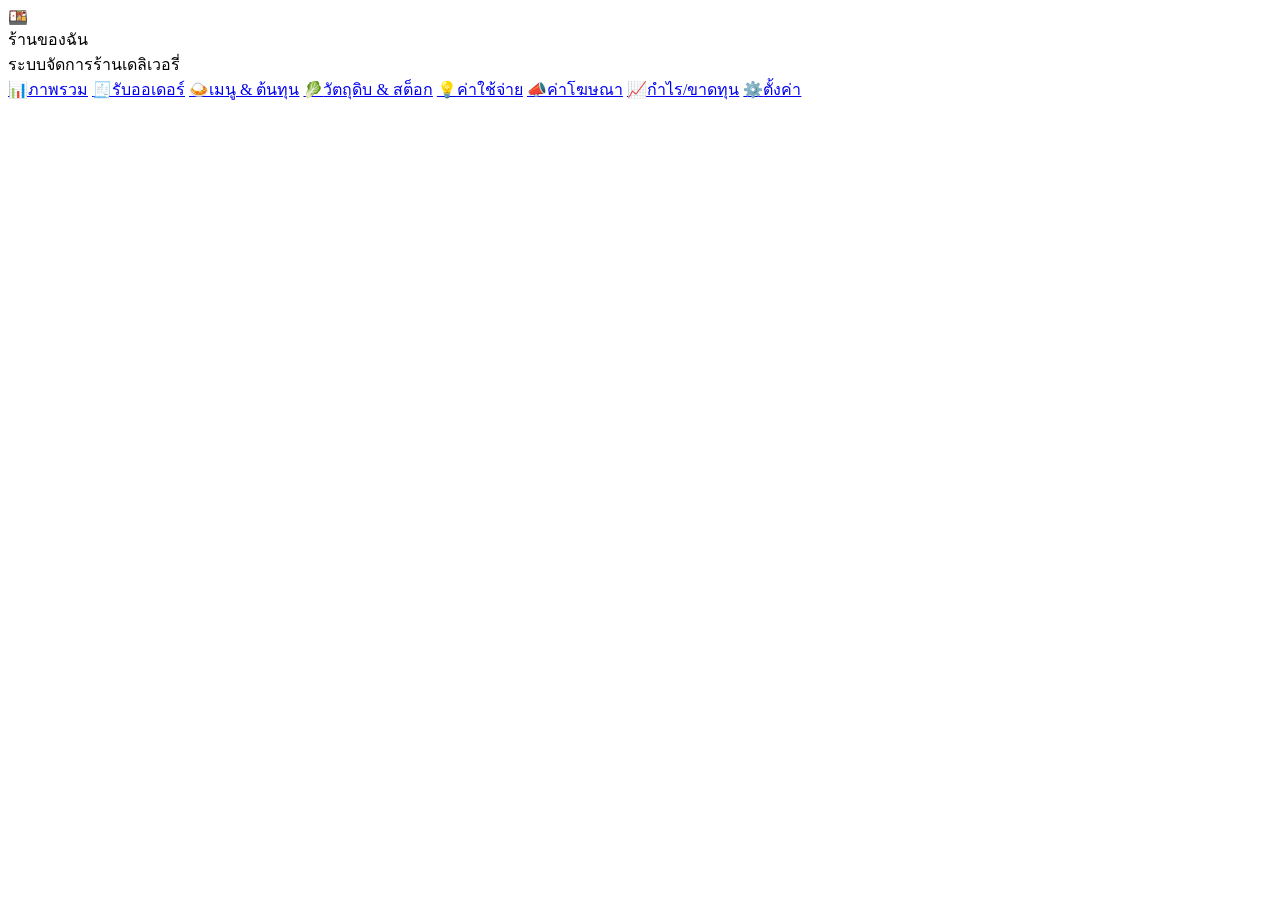
<file: src/index.template.html>
<!doctype html>
<html lang="th">
<head>
  <meta charset="utf-8">
  <meta name="viewport" content="width=device-width, initial-scale=1">
  <title>ระบบจัดการร้านเดลิเวอรี่</title>
  <meta name="description" content="ระบบจัดการต้นทุน ราคาเมนู ออเดอร์ และกำไร/ขาดทุน สำหรับร้านอาหารเดลิเวอรี่">
  <link rel="preconnect" href="https://fonts.googleapis.com">
  <link rel="preconnect" href="https://fonts.gstatic.com" crossorigin>
  <link href="https://fonts.googleapis.com/css2?family=Noto+Sans+Thai:wght@400;500;600;700&display=swap" rel="stylesheet">
  <style>
/*@@CSS@@*/
</style>
</head>
<body>
  <div class="app">
    <aside class="sidebar">
      <div class="brand">
        <div class="brand-logo" aria-hidden="true">🍱</div>
        <div>
          <div class="brand-name" id="shopName">ร้านของฉัน</div>
          <div class="brand-sub">ระบบจัดการร้านเดลิเวอรี่</div>
        </div>
      </div>
      <div class="sync-status" id="syncStatus" hidden></div>
      <nav class="nav" id="nav">
        <a href="#dashboard" data-page="dashboard"><span>📊</span>ภาพรวม</a>
        <a href="#orders" data-page="orders"><span>🧾</span>รับออเดอร์</a>
        <a href="#menus" data-page="menus"><span>🍛</span>เมนู &amp; ต้นทุน</a>
        <a href="#ingredients" data-page="ingredients"><span>🥬</span>วัตถุดิบ &amp; สต็อก</a>
        <a href="#expenses" data-page="expenses"><span>💡</span>ค่าใช้จ่าย</a>
        <a href="#ads" data-page="ads"><span>📣</span>ค่าโฆษณา</a>
        <a href="#reports" data-page="reports"><span>📈</span>กำไร/ขาดทุน</a>
        <a href="#settings" data-page="settings"><span>⚙️</span>ตั้งค่า</a>
      </nav>
    </aside>
    <main class="main" id="main" tabindex="-1"></main>
  </div>

  <dialog id="modal" class="modal">
    <form method="dialog" class="modal-box" id="modalForm" novalidate>
      <header class="modal-head">
        <h2 id="modalTitle"></h2>
        <button type="button" class="icon-btn" data-close aria-label="ปิด">✕</button>
      </header>
      <div class="modal-body" id="modalBody"></div>
      <footer class="modal-foot">
        <button type="button" class="btn" data-close>ยกเลิก</button>
        <button type="submit" class="btn primary" id="modalSave">บันทึก</button>
      </footer>
    </form>
  </dialog>

  <div class="toasts" id="toasts" aria-live="polite"></div>
  <div class="tooltip" id="tooltip" role="tooltip" hidden></div>

  <script>
/*@@JS@@*/
  </script>
</body>
</html>
</file>
